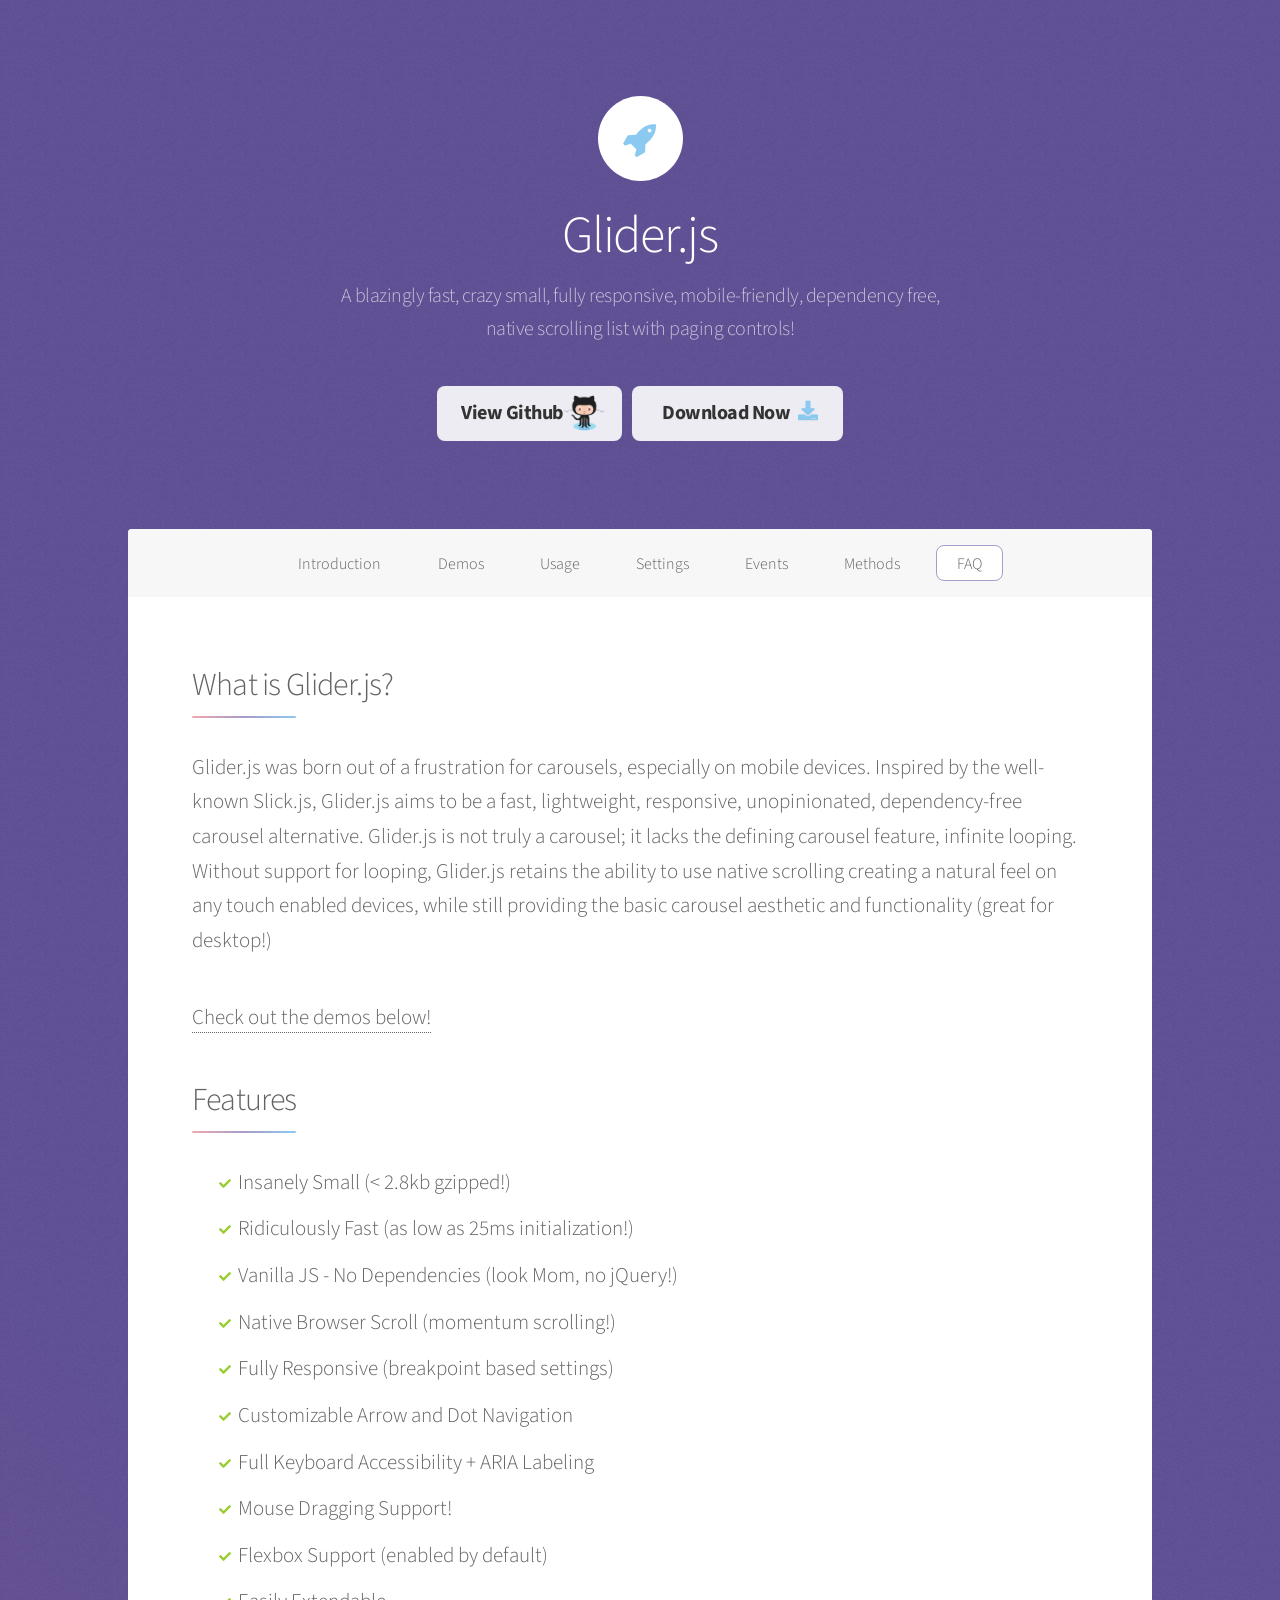
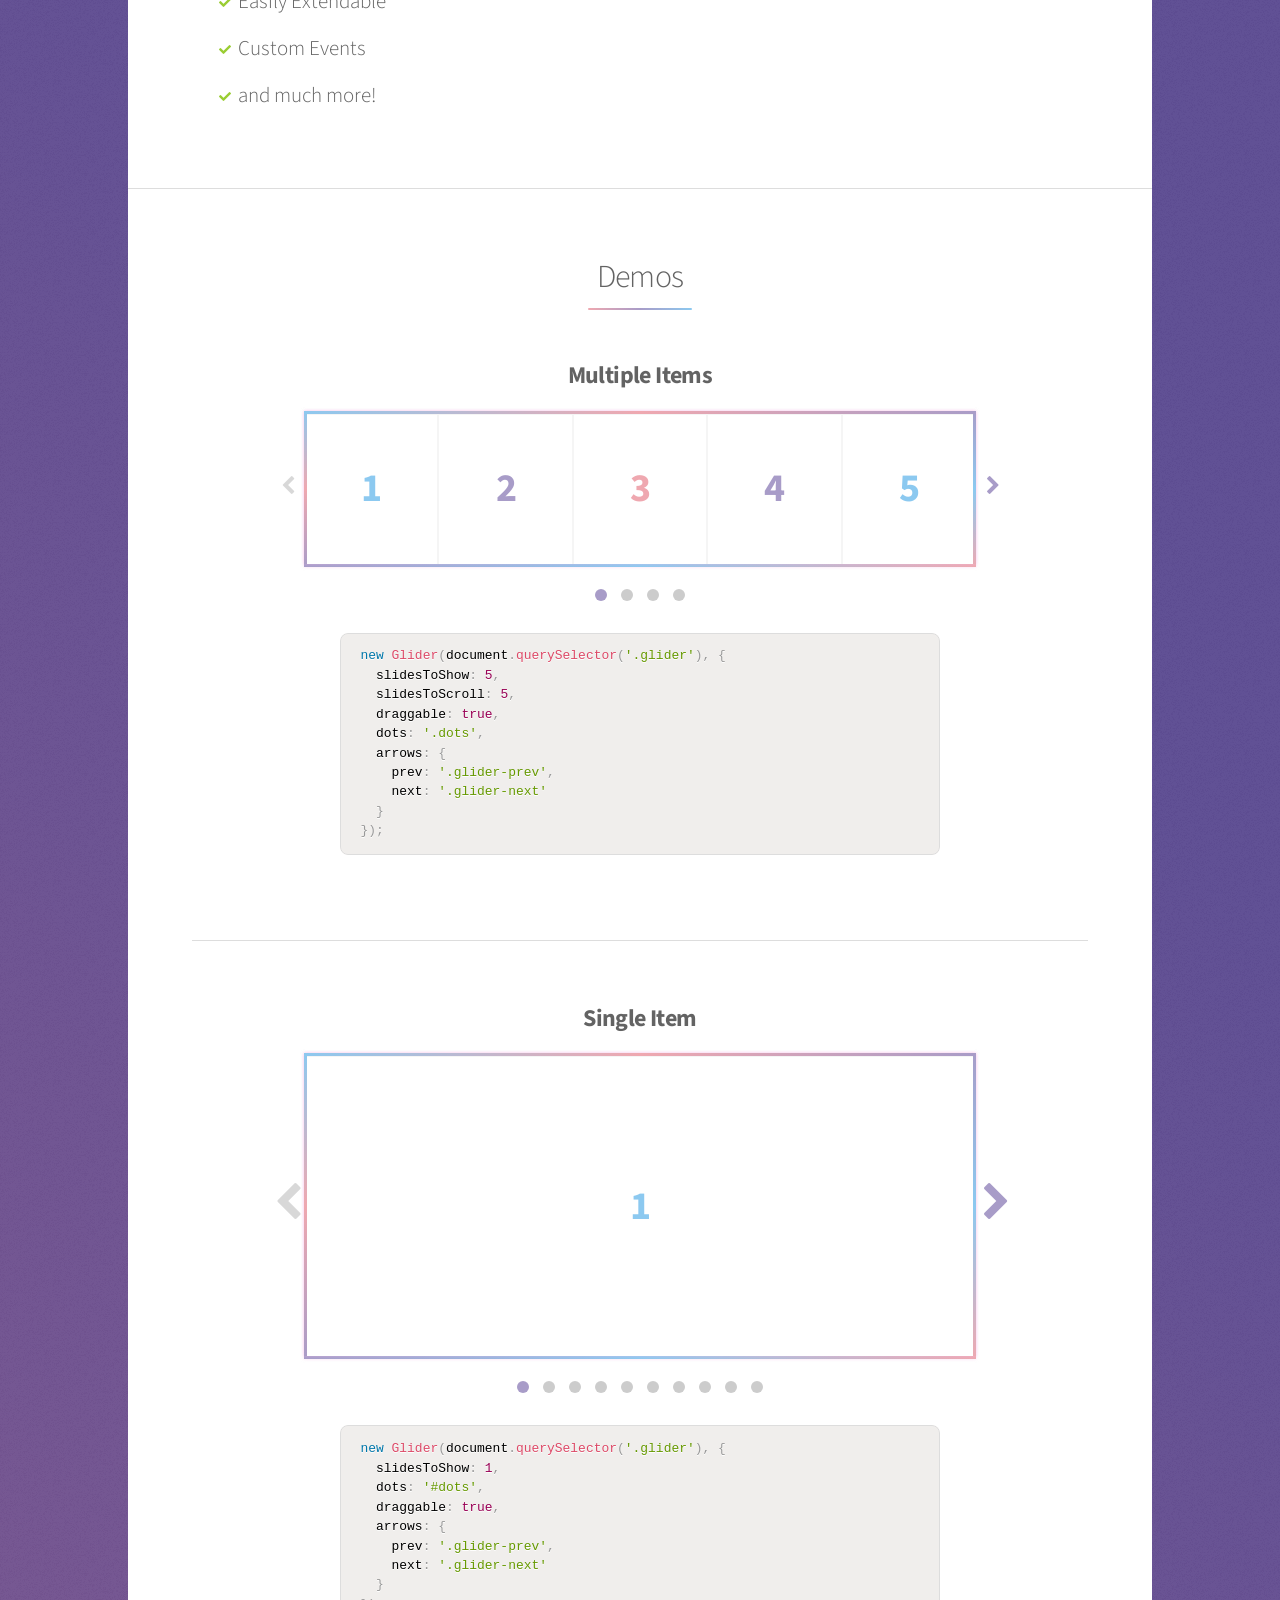
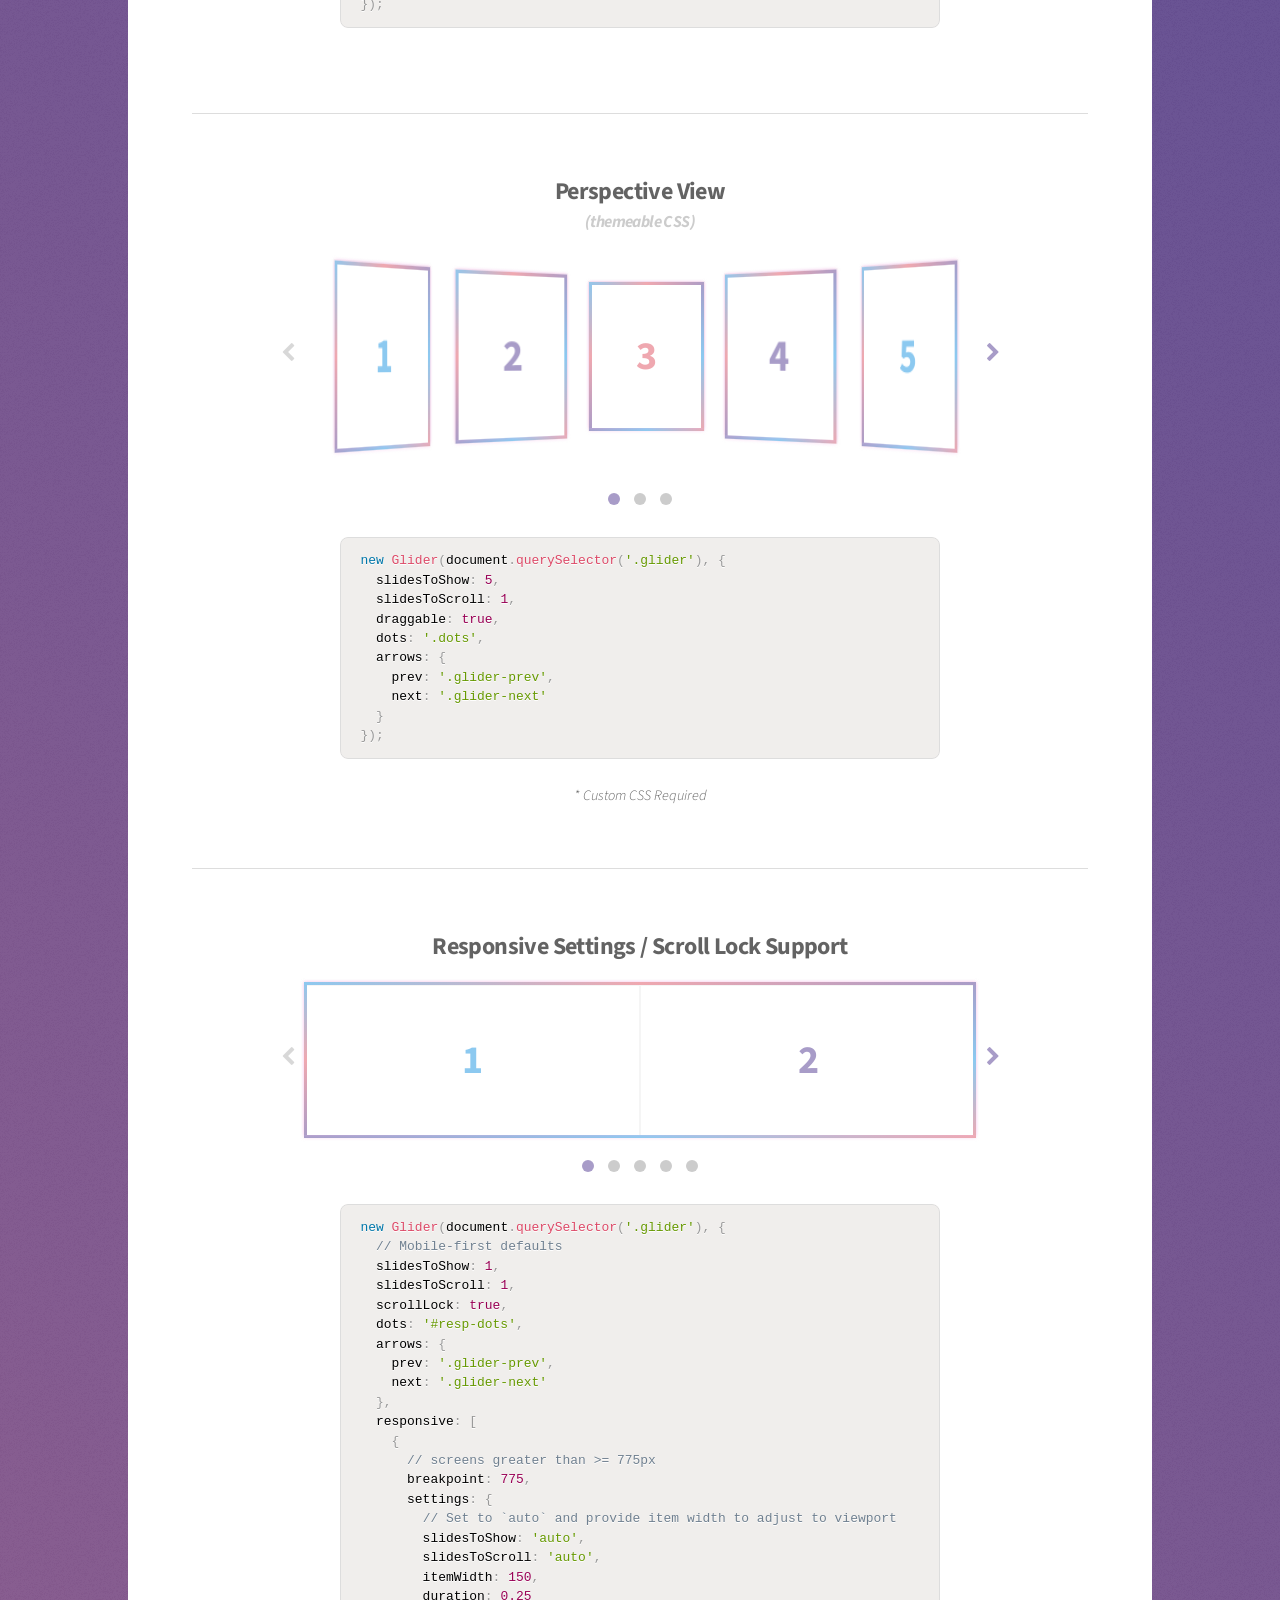
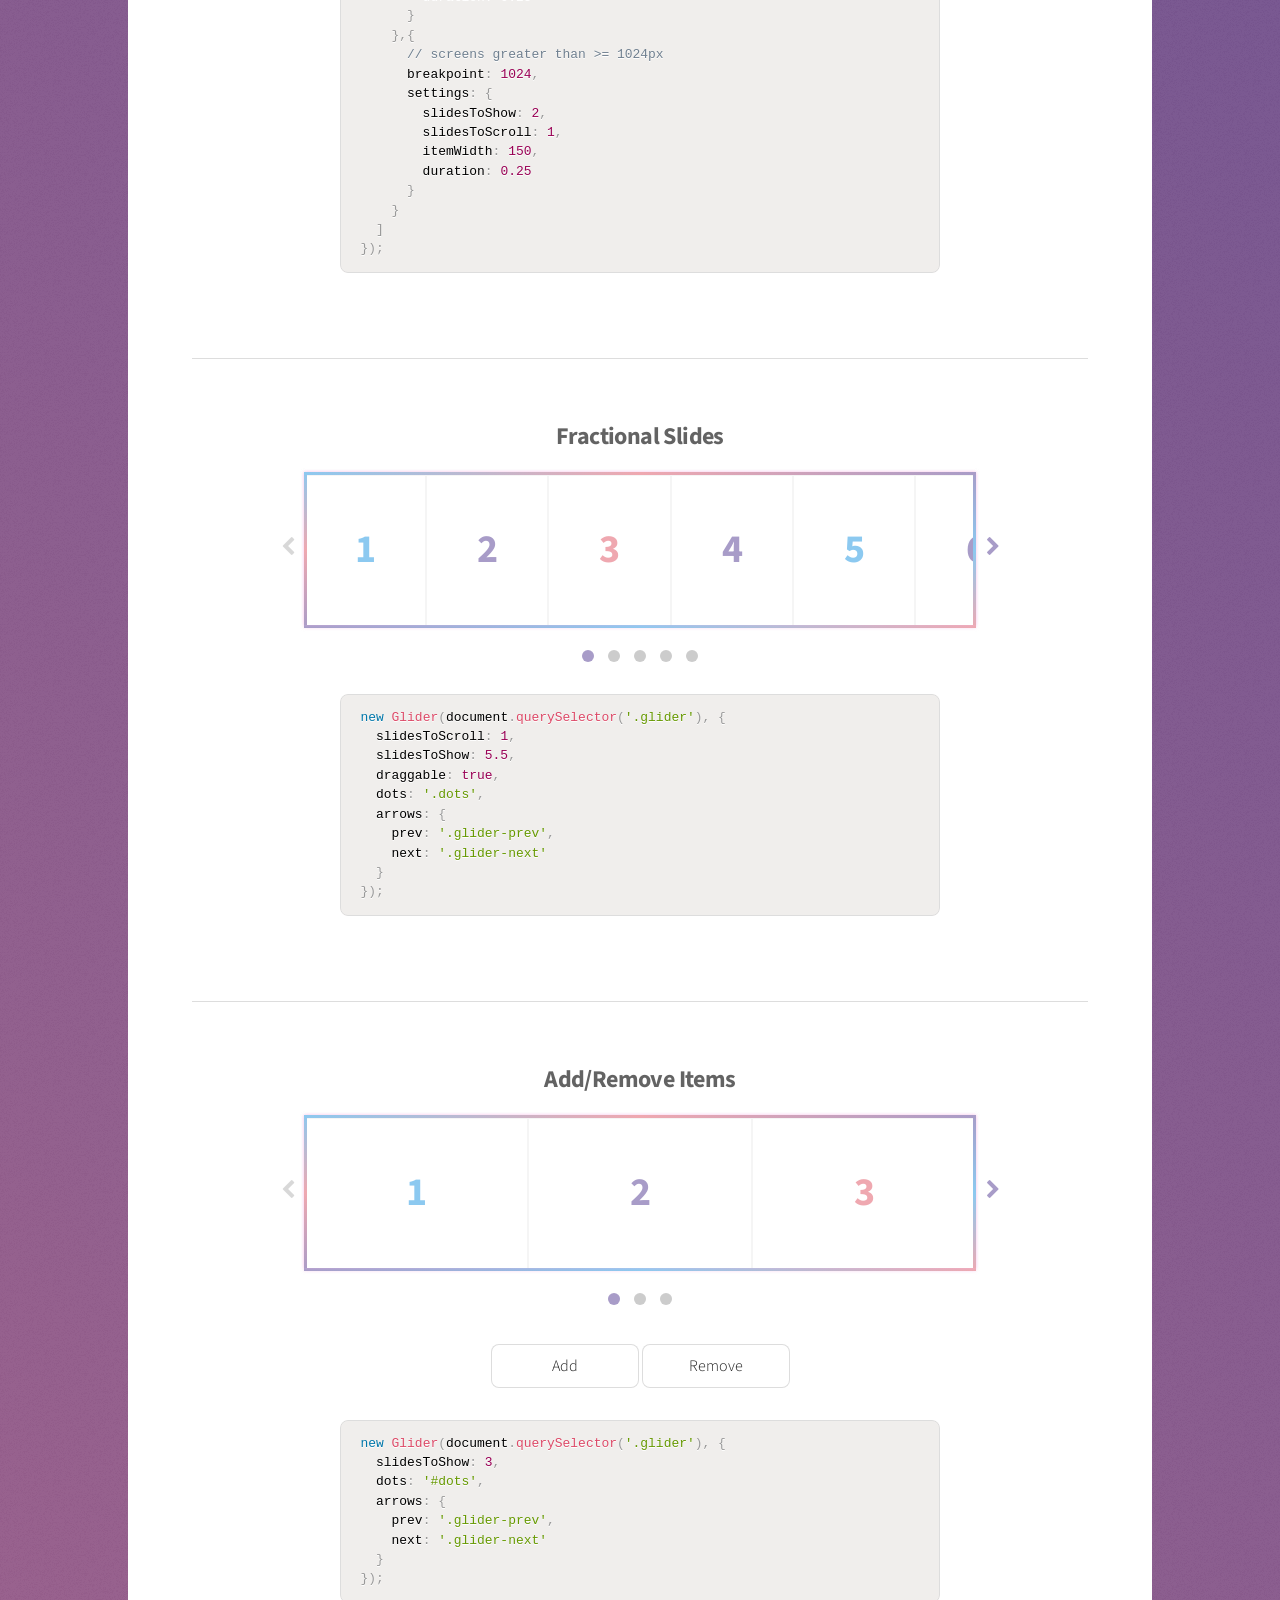
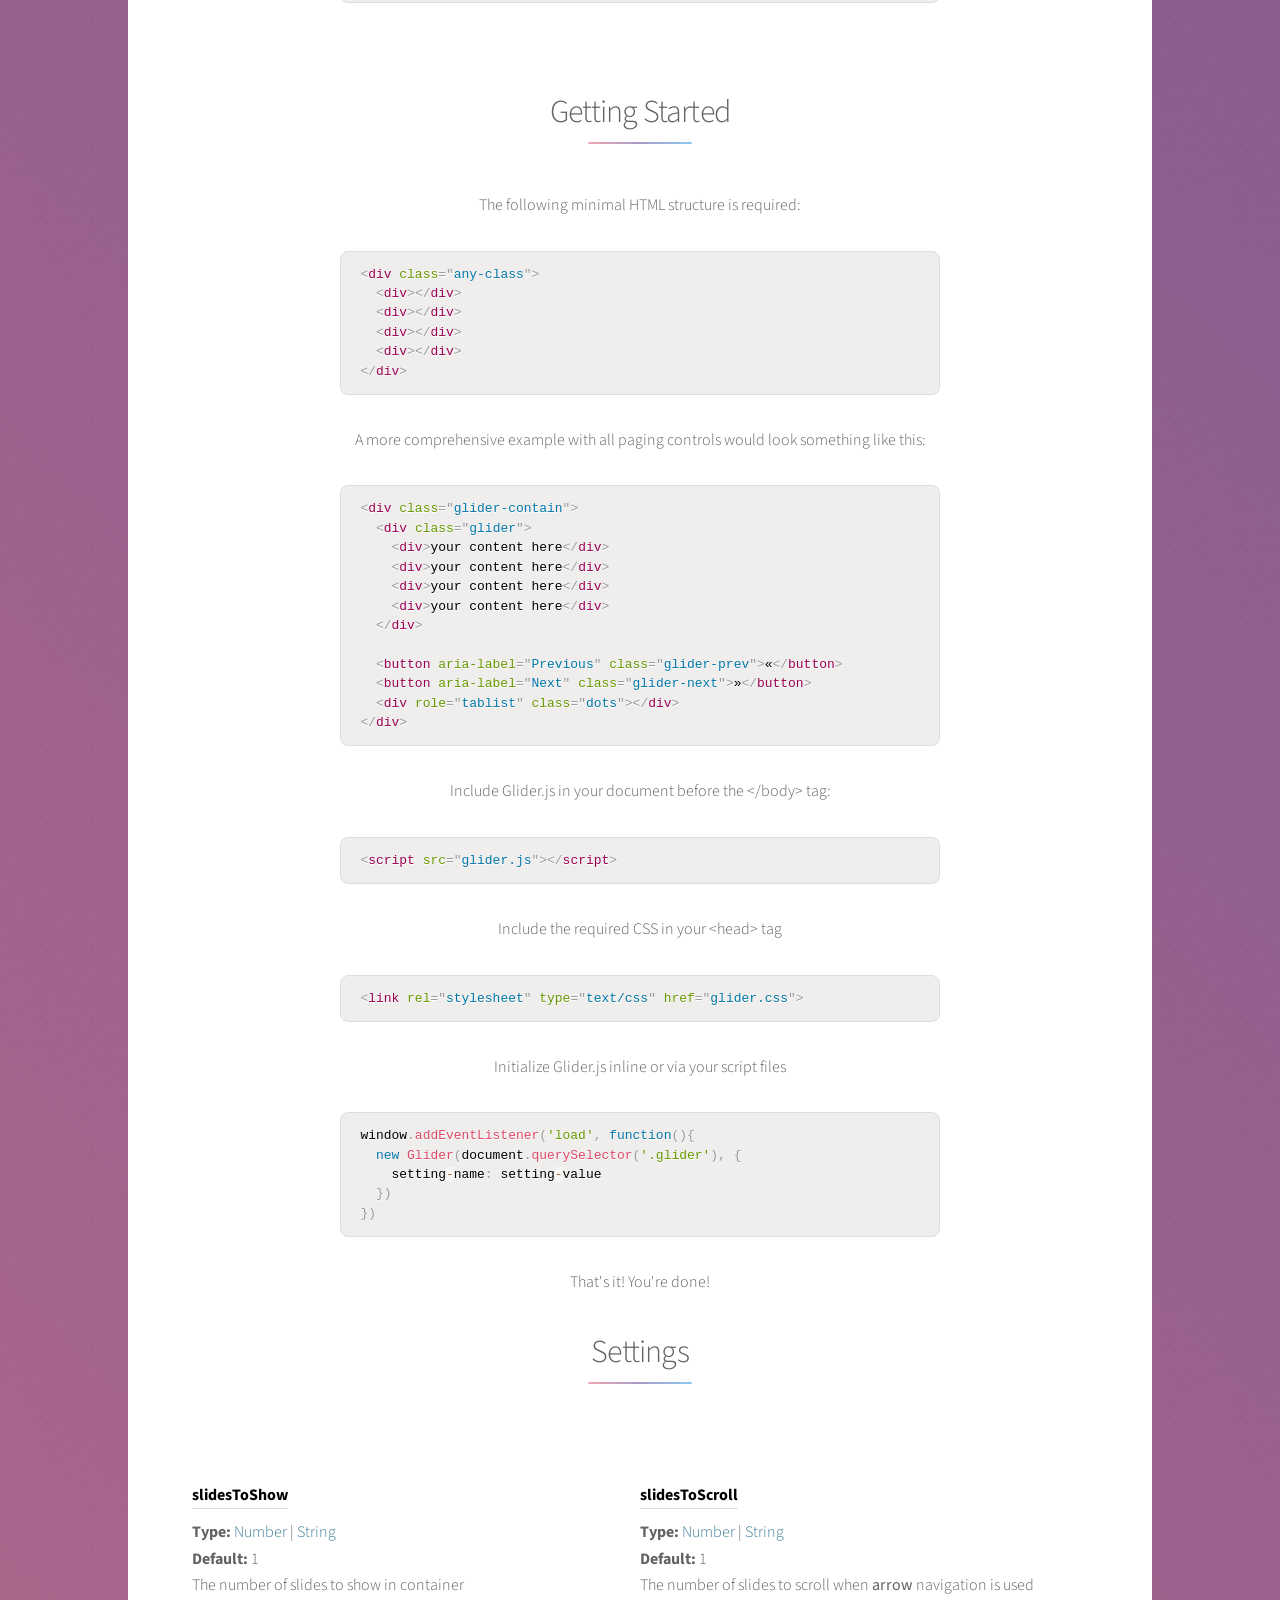
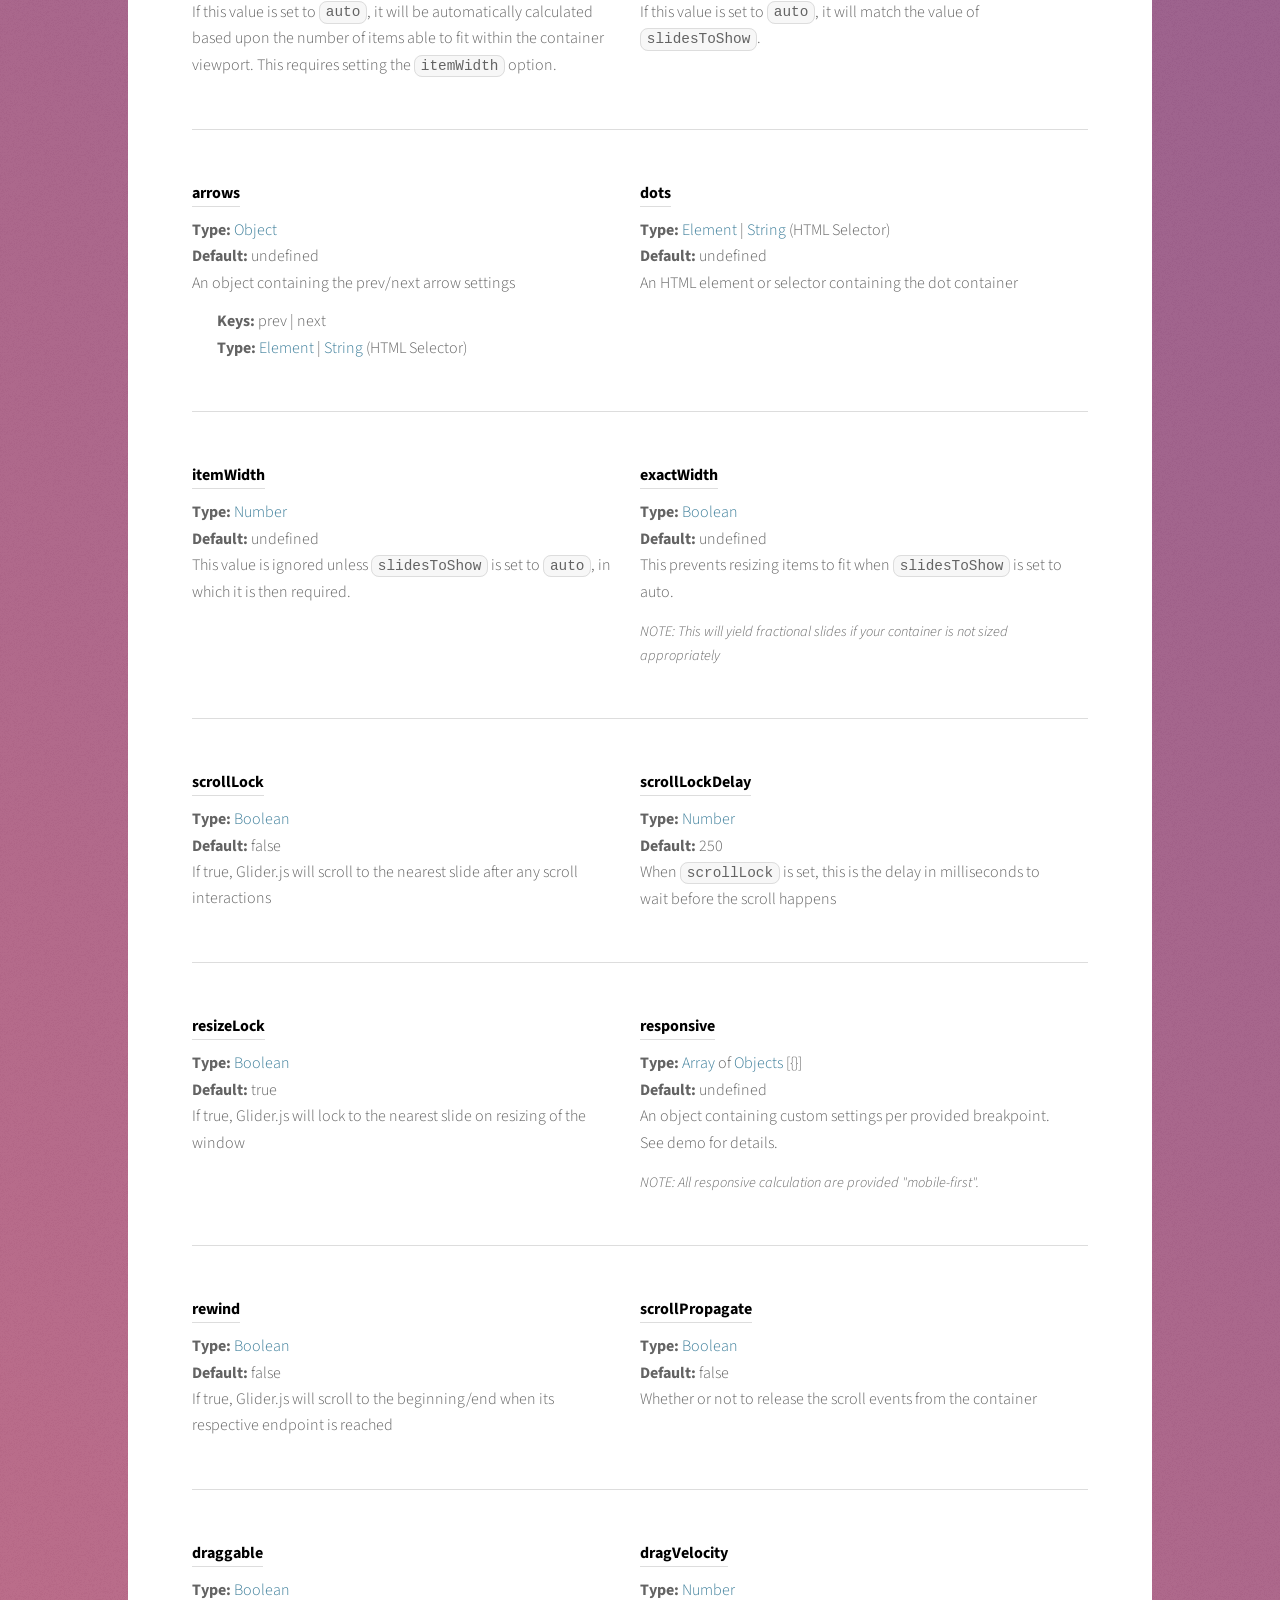
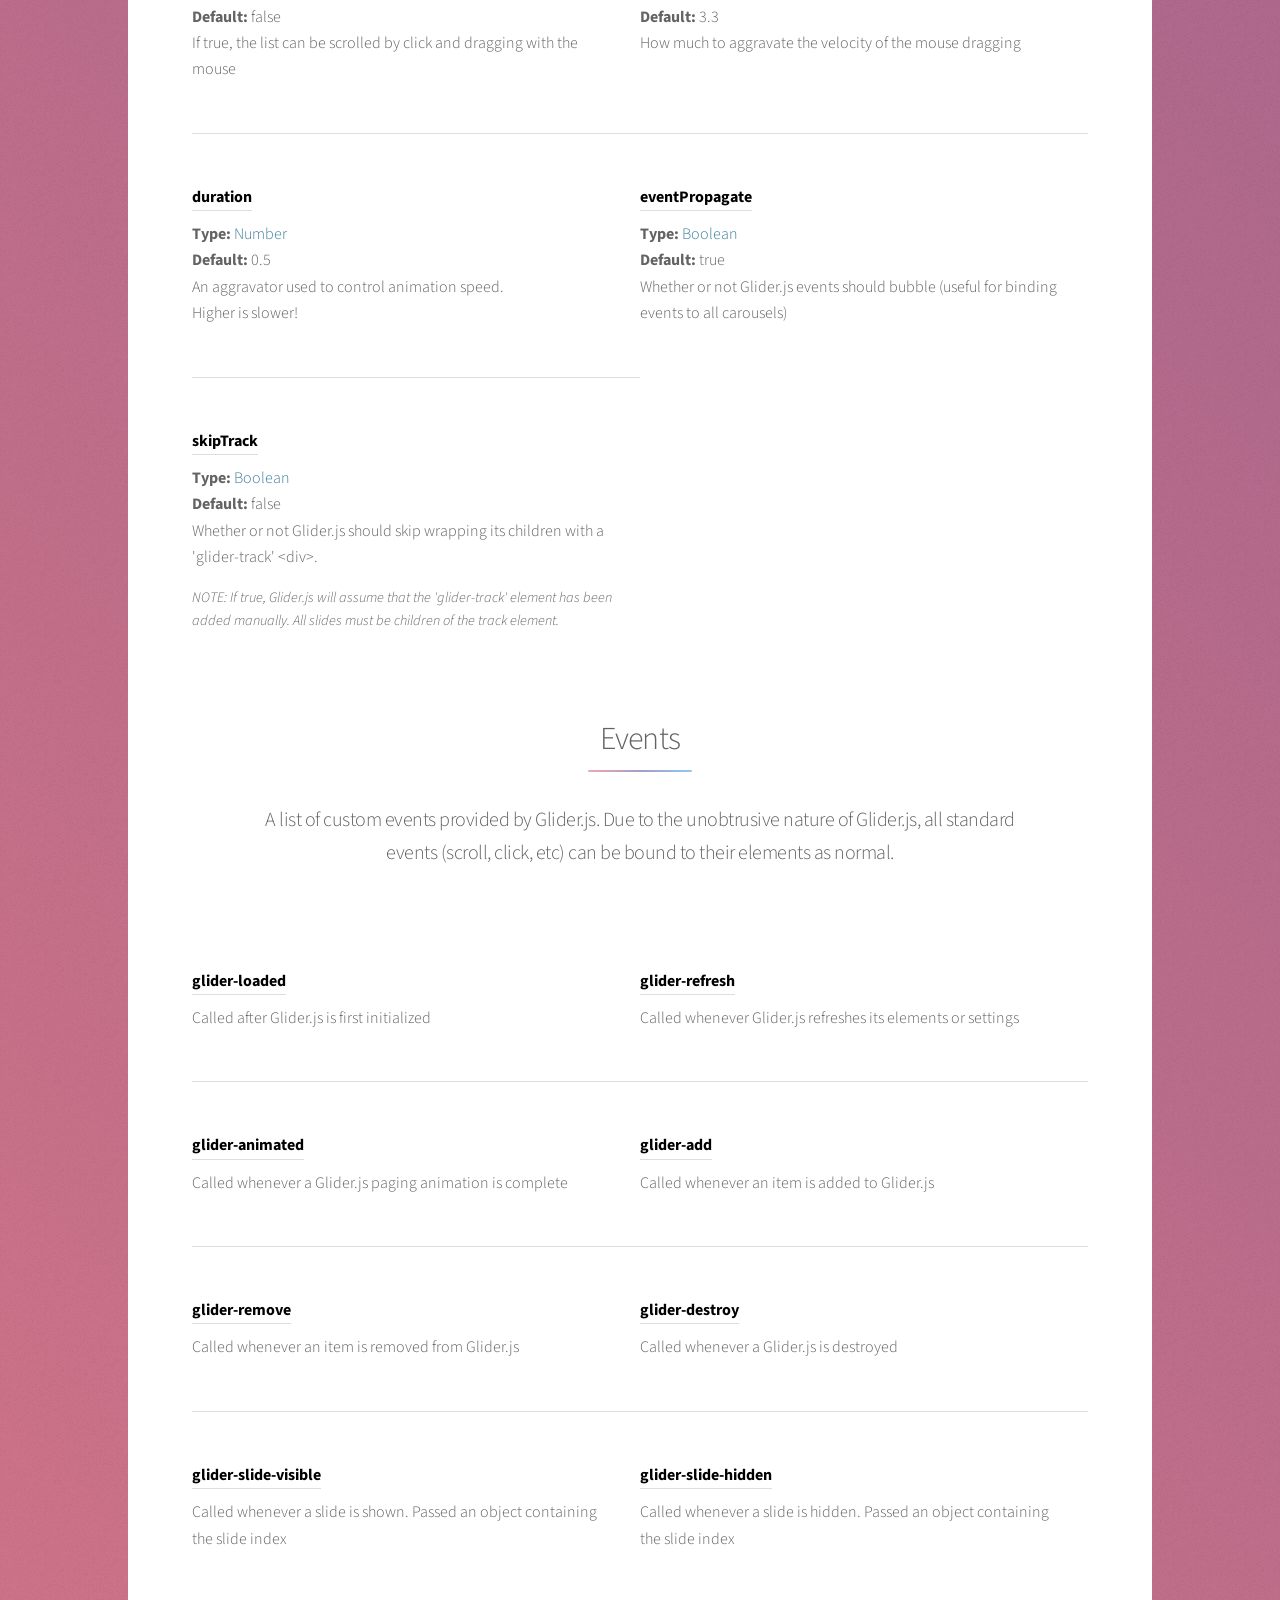
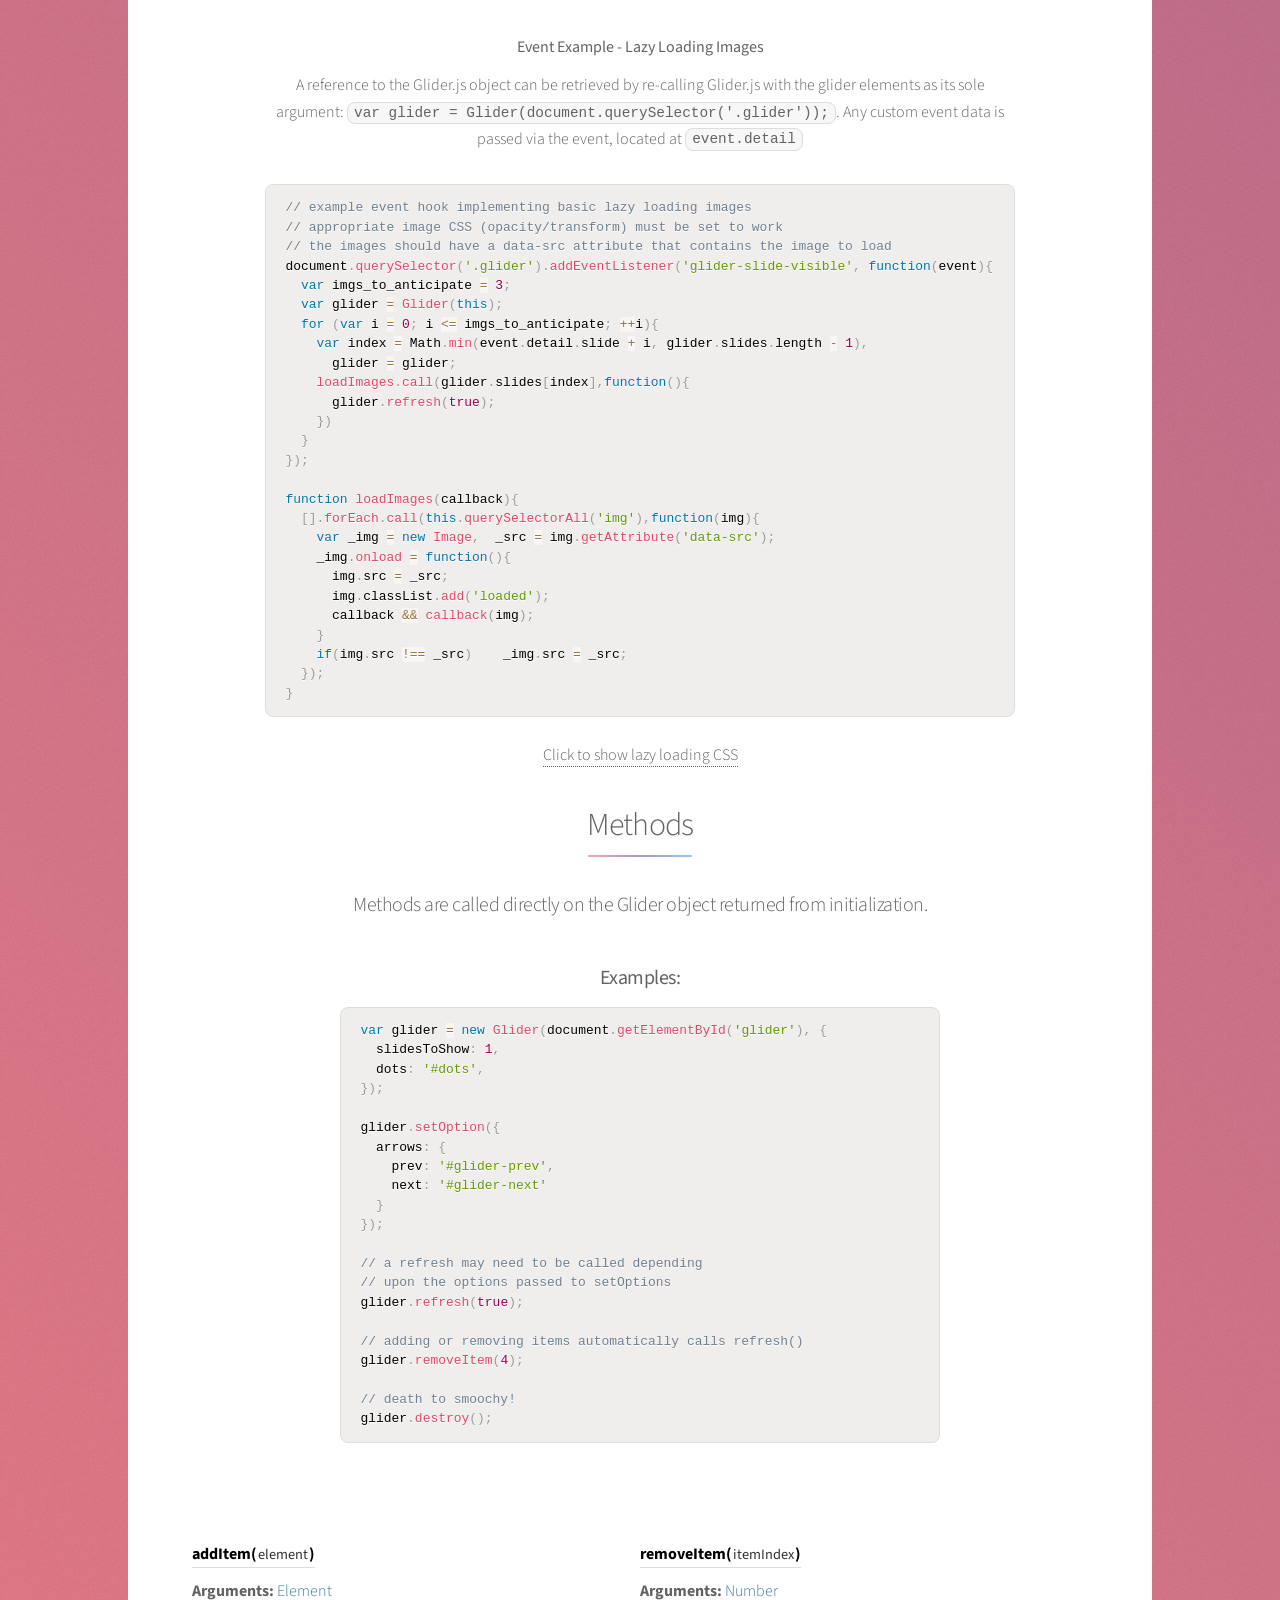
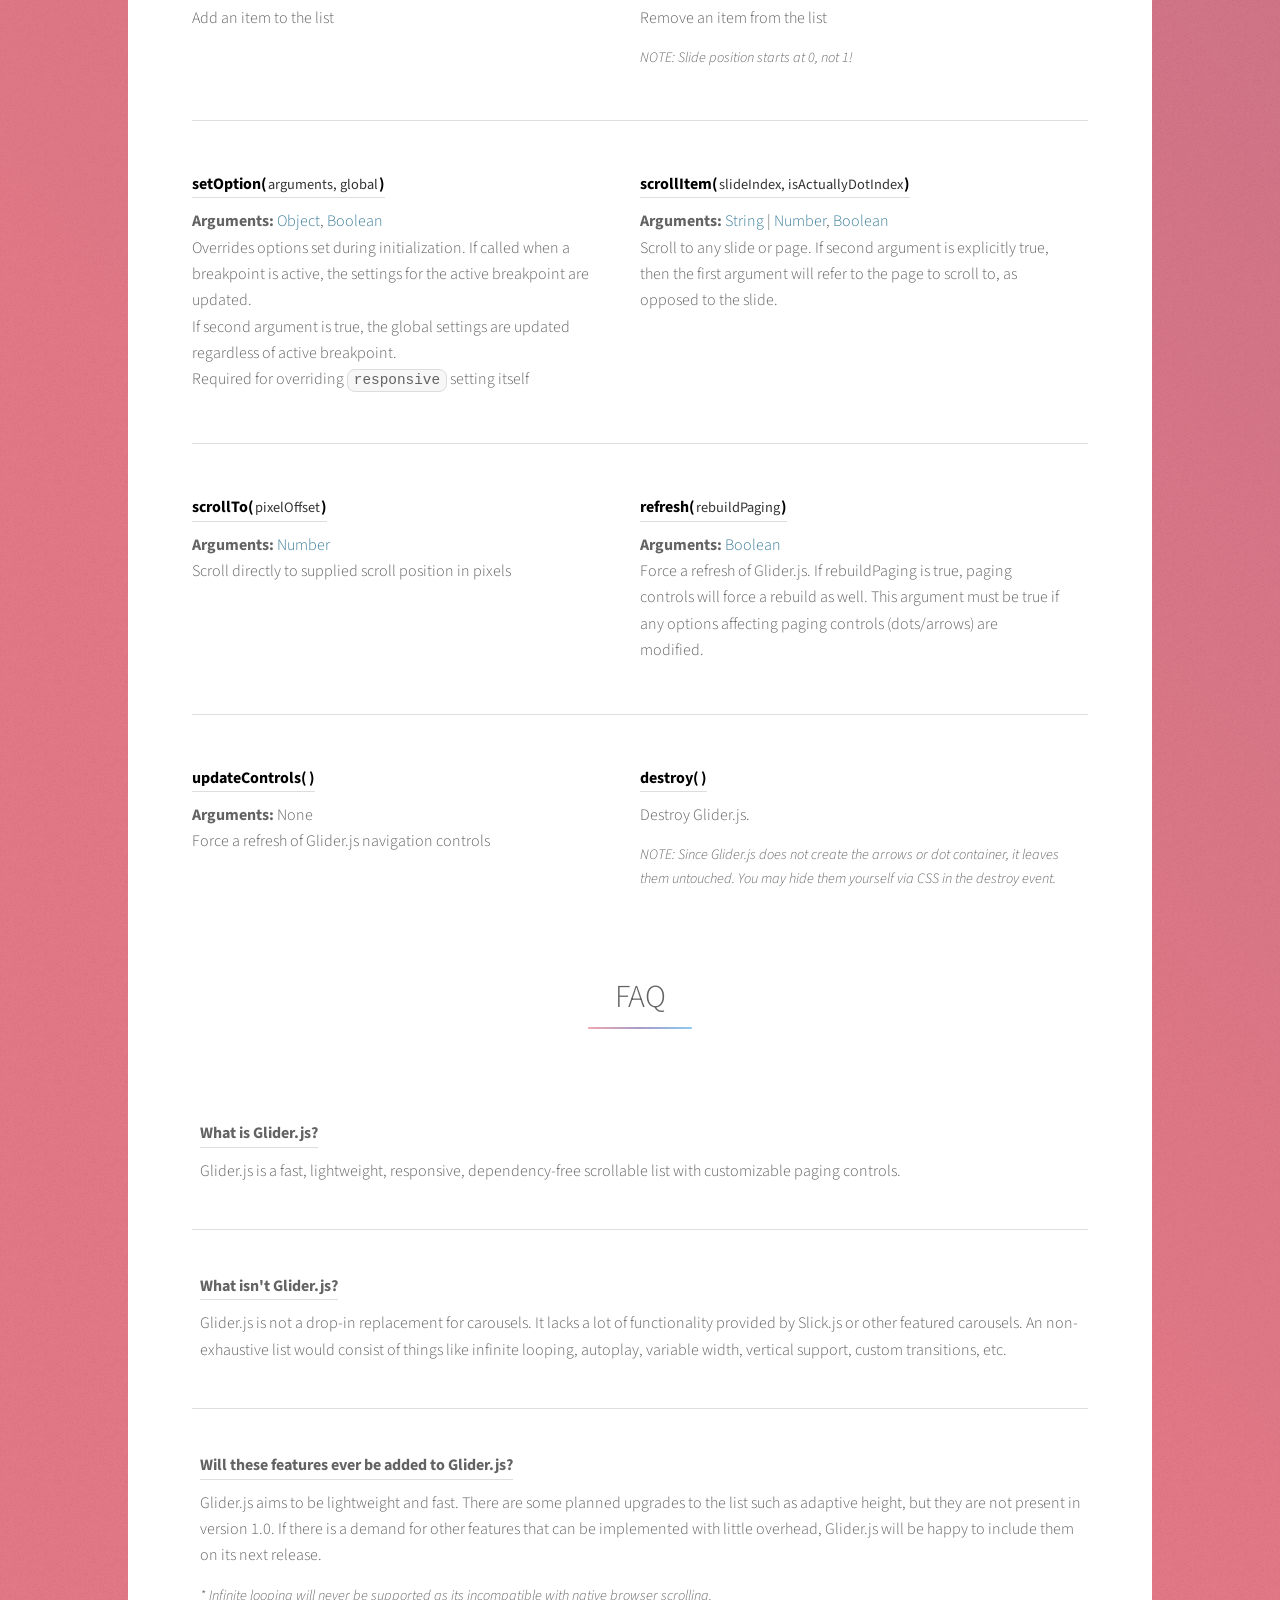
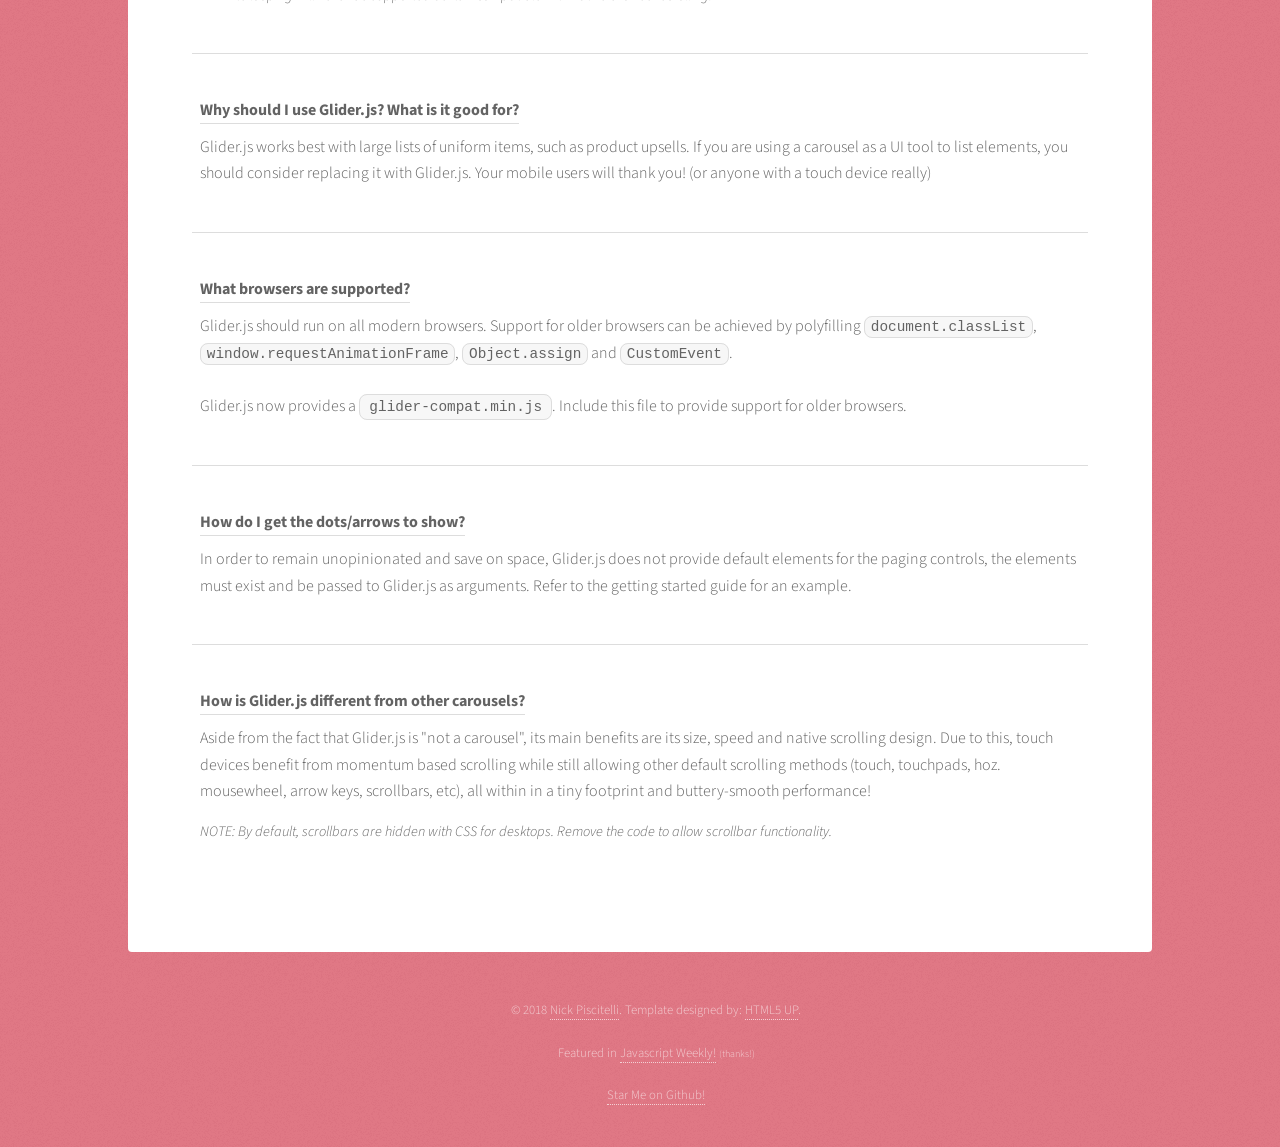
<file: api/Glider.js-master/docs/index.html>
<!DOCTYPE HTML>
<html>
<head>
  <!--

    _____ __ _     __                _
   / ___// /(_)___/ /___  ____      (_)___
  / (_ // // // _  // -_)/ __/_    / /(_-<
  \___//_//_/ \_,_/ \__//_/  (_)__/ //___/
                               |___/

  Version: 1.5
  Author: Nick Piscitelli (pickykneee)
  Website: https://nickpiscitelli.com
  License: MIT License
  Release Date: October 25th, 2018

  -->
  <title>Glider.js - A fast, lightweight carousel alternative</title>
  <meta charset="utf-8" />
  <link rel="shortcut icon" href="favicon.ico" type="image/x-icon" />
  <meta name='viewport' content='width=device-width, initial-scale=1.0, maximum-scale=1.0, user-scalable=0' />
  <link rel="canonical" href="https://nickpiscitelli.github.io/Glider.js/" />
  <link rel="stylesheet" href="https://use.fontawesome.com/releases/v5.4.1/css/all.css" integrity="sha384-5sAR7xN1Nv6T6+dT2mhtzEpVJvfS3NScPQTrOxhwjIuvcA67KV2R5Jz6kr4abQsz" crossorigin="anonymous">
  <link rel="stylesheet" href="assets/css/prism.css" />
  <link rel="stylesheet" href="assets/css/main.css" />
  <link rel="canonical" href="https://nickpiscitelli.github.io/Glider.js" />
  <noscript>
    <link rel="stylesheet" href="assets/css/noscript.css" />
  </noscript>
  <script src="assets/js/glider-compat.min.js"></script>
  <script src="assets/js/glider.min.js"></script>
</head>

<body class="is-preload">

  <!-- Wrapper -->
  <div id="wrapper">

    <!-- Header -->
    <header id="header" class="alt">
      <span class="logo"><img src="images/logo.svg" alt="" /></span>
      <h1>Glider.js</h1>
      <p>
        A blazingly fast, crazy small, fully responsive, mobile-friendly, dependency free,
        native scrolling list with paging controls!
      </p>
      <p>
        <a href="https://github.com/NickPiscitelli/Glider.js" class="button github">
          <img class="octo" src="images/octo.png" > <span class="mobileHide">View</span> Github
        </a>
        &nbsp;
        <a onclick="ga('send','event','Download Button');" href="https://github.com/NickPiscitelli/Glider.js/archive/master.zip" class="button">
          Download <span class="mobileHide">Now</span>
        <i class="zip fas fa-download dl-icon"></i>
        </a>
      </p>
    </header>

    <!-- Nav -->
    <nav id="nav">
      <ul>
        <li><a href="#intro" class="active">Introduction</a></li>
        <li><a href="#demos">Demos</a></li>
        <li><a href="#usage">Usage</a></li>
        <li><a href="#settings">Settings</a></li>
        <li><a href="#events">Events</a></li>
        <li><a href="#methods">Methods</a></li>
        <li><a href="#faq">FAQ</a></li>
      </ul>
    </nav>
    <!-- Main -->
    <div id="main">
      <!-- Introduction -->
      <section id="intro" class="main">
        <div class="spotlight">
          <div class="content">
            <header class="major">
              <h2>What is Glider.js?</h2>
            </header>
            <p>
              Glider.js was born out of a frustration for carousels, especially on mobile devices. Inspired by the well-known Slick.js, Glider.js aims
              to be a fast, lightweight, responsive, unopinionated, dependency-free carousel alternative. Glider.js is not truly a carousel; it lacks
              the defining carousel feature, infinite looping. Without support for looping, Glider.js retains the ability to use native scrolling creating
              a natural feel on any touch enabled devices, while still providing the basic carousel aesthetic and functionality (great for desktop!)
            </p>
            <p>
              <a href="#demos" class="smooth-scroll">Check out the demos below!</a>
            </p>

            <header class="major">
              <h2>Features</h2>
            </header>
            <ul class="script-features">
              <li><i class="fas fa-check"></i>Insanely Small (&lt; 2.8kb gzipped!)</li>
              <li><i class="fas fa-check"></i>Ridiculously Fast (as low as 25ms initialization!)</li>
              <li><i class="fas fa-check"></i>Vanilla JS - No Dependencies (look Mom, no jQuery!)</li>
              <li><i class="fas fa-check"></i>Native Browser Scroll (momentum scrolling!)</li>
              <li><i class="fas fa-check"></i>Fully Responsive (breakpoint based settings)</li>
              <li><i class="fas fa-check"></i>Customizable Arrow and Dot Navigation</li>
              <li><i class="fas fa-check"></i>Full Keyboard Accessibility + ARIA Labeling</li>
              <li><i class="fas fa-check"></i>Mouse Dragging Support!</li>
              <li><i class="fas fa-check"></i>Flexbox Support (enabled by default)</li>
              <li><i class="fas fa-check"></i>Easily Extendable</li>
              <li><i class="fas fa-check"></i>Custom Events</li>
              <li><i class="fas fa-check"></i>and much more!</li>
            </ul>
          </div>
        </div>
      </section>

      <!-- First Section -->
      <section id="demos" class="main special">
        <header class="major">
          <h2>Demos</h2>
        </header>

        <div class="demo first">
          <h2>Multiple Items</h2>
          <div data-name="Multiple Item" class="glider-contain multiple">
            <div class="gradient-border-bottom">
              <div class="gradient-border">
                <div class="glider" id="glider-double">
                  <div><h1>1</h1></div>
                  <div><h1>2</h1></div>
                  <div><h1>3</h1></div>
                  <div><h1>4</h1></div>
                  <div><h1>5</h1></div>
                  <div><h1>6</h1></div>
                  <div><h1>7</h1></div>
                  <div><h1>8</h1></div>
                  <div><h1>9</h1></div>
                  <div><h1>10</h1></div>
                  <div><h1>11</h1></div>
                  <div><h1>12</h1></div>
                  <div><h1>13</h1></div>
                  <div><h1>14</h1></div>
                  <div><h1>15</h1></div>
                  <div><h1>16</h1></div>
                  <div><h1>17</h1></div>
                  <div><h1>18</h1></div>
                </div>
              </div>
            </div>
            <button role="button" aria-label="Previous" class="glider-prev" id="glider-prev-2"><i class="fa fa-chevron-left"></i></i></button>
            <button role="button" aria-label="Next" class="glider-next" id="glider-next-2"><i class="fa fa-chevron-right"></i></i></button>
            <div id="dots2"></div>
          </div>
          <script>
            window.addEventListener('load', function () {
              window.glides = new Glider(document.getElementById('glider-double'), {
                slidesToShow: 5,
                slidesToScroll: 5,
                draggable: true,
                dots: '#dots2',
                arrows: {
                  prev: '#glider-prev-2',
                  next: '#glider-next-2'
                }
              })
            });
          </script>
          <pre class="line-numbers language-javascript">
            <code class="line-numbers language-javascript">
              new Glider(document.querySelector('.glider'), {
                slidesToShow: 5,
                slidesToScroll: 5,
                draggable: true,
                dots: '.dots',
                arrows: {
                  prev: '.glider-prev',
                  next: '.glider-next'
                }
              });
            </code>
          </pre>
        </div>


        <div class="demo">
          <h2>Single Item</h2>
          <div data-name="Single Item" class="glider-contain">
            <div class="gradient-border-bottom">
              <div class="gradient-border">
                <div class="glider" id="glider-single">
                  <div><h1>1</h1></div>
                  <div><h1>2</h1></div>
                  <div><h1>3</h1></div>
                  <div><h1>4</h1></div>
                  <div><h1>5</h1></div>
                  <div><h1>6</h1></div>
                  <div><h1>7</h1></div>
                  <div><h1>8</h1></div>
                  <div><h1>9</h1></div>
                  <div><h1>10</h1></div>
                </div>
              </div>
            </div>
            <button role="button" aria-label="Previous" class="glider-prev" id="glider-prev"><i class="fa fa-chevron-left"></i></i></button>
            <button role="button" aria-label="Next" class="glider-next" id="glider-next"><i class="fa fa-chevron-right"></i></i></button>
            <div id="dots"></div>
          </div>
          <script>
            window.addEventListener('load', function(){
              new Glider(document.getElementById('glider-single'), {
                slidesToShow: 1,
                dots: '#dots',
                draggable: true,
                arrows: {
                  prev: '#glider-prev',
                  next: '#glider-next'
                },
                easing: function (x, t, b, c, d) {
                  return c*(t/=d)*t + b;
                }
              });
            });
          </script>

          <pre class="line-numbers language-javascript">
            <code class="line-numbers language-javascript">
              new Glider(document.querySelector('.glider'), {
                slidesToShow: 1,
                dots: '#dots',
                draggable: true,
                arrows: {
                  prev: '.glider-prev',
                  next: '.glider-next'
                }
              });
            </code>
          </pre>
        </div>

        <div class="demo persp">
          <h2>Perspective View<span class="aside">(themeable CSS)</span></h2>
          <div data-name="Perspective View" class="glider-contain multiple">
            <div class="glider glider-persp" id="glider-persp">
              <div><div class="gradient-border-bottom"><div class="gradient-border"><h1>1</h1></div></div></div>
              <div><div class="gradient-border-bottom"><div class="gradient-border"><h1>2</h1></div></div></div>
              <div><div class="gradient-border-bottom"><div class="gradient-border"><h1>3</h1></div></div></div>
              <div><div class="gradient-border-bottom"><div class="gradient-border"><h1>4</h1></div></div></div>
              <div><div class="gradient-border-bottom"><div class="gradient-border"><h1>5</h1></div></div></div>
              <div><div class="gradient-border-bottom"><div class="gradient-border"><h1>6</h1></div></div></div>
              <div><div class="gradient-border-bottom"><div class="gradient-border"><h1>7</h1></div></div></div>
              <div><div class="gradient-border-bottom"><div class="gradient-border"><h1>8</h1></div></div></div>
              <div><div class="gradient-border-bottom"><div class="gradient-border"><h1>9</h1></div></div></div>
              <div><div class="gradient-border-bottom"><div class="gradient-border"><h1>10</h1></div></div></div>
              <div><div class="gradient-border-bottom"><div class="gradient-border"><h1>11</h1></div></div></div>
              <div><div class="gradient-border-bottom"><div class="gradient-border"><h1>12</h1></div></div></div>
              <div><div class="gradient-border-bottom"><div class="gradient-border"><h1>13</h1></div></div></div>
              <div><div class="gradient-border-bottom"><div class="gradient-border"><h1>14</h1></div></div></div>
              <div><div class="gradient-border-bottom"><div class="gradient-border"><h1>15</h1></div></div></div>
            </div>
            <button role="button" aria-label="Previous" class="glider-prev" id="glider-prev-per"><i class="fa fa-chevron-left"></i></i></button>
            <button role="button" aria-label="Next" class="glider-next" id="glider-next-per"><i class="fa fa-chevron-right"></i></i></button>
            <div id="dots-per"></div>
          </div>
          <script>
            window.addEventListener('load', function () {
              window.glides = new Glider(document.getElementById('glider-persp'), {
                slidesToShow: 5,
                slidesToScroll: 1,
                draggable: true,
                dots: '#dots-per',
                arrows: {
                  prev: '#glider-prev-per',
                  next: '#glider-next-per'
                }
              })
            });
          </script>
          <pre class="line-numbers language-javascript">
            <code class="line-numbers language-javascript">
              new Glider(document.querySelector('.glider'), {
                slidesToShow: 5,
                slidesToScroll: 1,
                draggable: true,
                dots: '.dots',
                arrows: {
                  prev: '.glider-prev',
                  next: '.glider-next'
                }
              });
            </code>
          </pre>
          <span class="aside">* Custom CSS Required</span>
        </div>
        <div class="demo">
          <h2>Responsive Settings / Scroll Lock Support</h2>
          <div data-name="Responsive Settings" class="glider-contain multiple">
            <div class="gradient-border-bottom">
              <div class="gradient-border">
                <div class="glider" id="glider-resp">
                  <div><h1>1</h1></div>
                  <div><h1>2</h1></div>
                  <div><h1>3</h1></div>
                  <div><h1>4</h1></div>
                  <div><h1>5</h1></div>
                  <div><h1>6</h1></div>
                  <div><h1>7</h1></div>
                  <div><h1>8</h1></div>
                  <div><h1>9</h1></div>
                  <div><h1>10</h1></div>
                </div>
              </div>
            </div>
            <button role="button" aria-label="Previous" class="glider-prev" id="glider-prev-resp"><i class="fa fa-chevron-left"></i></i></button>
            <button role="button" aria-label="Next" class="glider-next" id="glider-next-resp"><i class="fa fa-chevron-right"></i></i></button>
            <div id="resp-dots"></div>
          </div>
          <script>
            window.addEventListener('load',function(){
              new Glider(document.querySelector('#glider-resp'), {
                // Mobile-first defaults
                slidesToShow: 1,
                slidesToScroll: 1,
                scrollLock: true,
                dots: '#resp-dots',
                arrows: {
                  prev: '#glider-prev-resp',
                  next: '#glider-next-resp'
                },
                responsive: [
                  {
                    breakpoint: 775,
                    settings: {
                      slidesToShow: 'auto',
                      slidesToScroll: 'auto',
                      itemWidth: 150,
                      duration: 0.25
                    }
                  },{
                    breakpoint: 1024,
                    settings: {
                      slidesToShow: 2,
                      slidesToScroll: 1,
                      itemWidth: 150,
                      duration: 0.25
                    }
                  }
                ]
              })
            });
          </script>

          <pre class="line-numbers language-javascript">
            <code class="line-numbers language-javascript">
              new Glider(document.querySelector('.glider'), {
                // Mobile-first defaults
                slidesToShow: 1,
                slidesToScroll: 1,
                scrollLock: true,
                dots: '#resp-dots',
                arrows: {
                  prev: '.glider-prev',
                  next: '.glider-next'
                },
                responsive: [
                  {
                    // screens greater than >= 775px
                    breakpoint: 775,
                    settings: {
                      // Set to `auto` and provide item width to adjust to viewport
                      slidesToShow: 'auto',
                      slidesToScroll: 'auto',
                      itemWidth: 150,
                      duration: 0.25
                    }
                  },{
                    // screens greater than >= 1024px
                    breakpoint: 1024,
                    settings: {
                      slidesToShow: 2,
                      slidesToScroll: 1,
                      itemWidth: 150,
                      duration: 0.25
                    }
                  }
                ]
              });
            </code>
          </pre>
        </div>

        <div class="demo">
          <h2>Fractional Slides</h2>
          <div data-name="Fractional Slides" class="glider-contain multiple">
            <div class="gradient-border-bottom">
              <div class="gradient-border">
                <div class="glider" id="glider-cut">
                  <div><h1>1</h1></div>
                  <div><h1>2</h1></div>
                  <div><h1>3</h1></div>
                  <div><h1>4</h1></div>
                  <div><h1>5</h1></div>
                  <div><h1>6</h1></div>
                  <div><h1>7</h1></div>
                  <div><h1>8</h1></div>
                  <div><h1>9</h1></div>
                  <div><h1>10</h1></div>
                  <div><h1>11</h1></div>
                  <div><h1>12</h1></div>
                  <div><h1>13</h1></div>
                  <div><h1>14</h1></div>
                  <div><h1>15</h1></div>
                  <div><h1>16</h1></div>
                  <div><h1>17</h1></div>
                  <div><h1>18</h1></div>
                  <div><h1>19</h1></div>
                  <div><h1>20</h1></div>
                  <div><h1>21</h1></div>
                  <div><h1>22</h1></div>
                  <div><h1>23</h1></div>
                  <div><h1>24</h1></div>
                </div>
              </div>
            </div>
            <button role="button" aria-label="Previous" class="glider-prev" id="cut-prev"><i class="fa fa-chevron-left"></i></i></button>
            <button role="button" aria-label="Next" class="glider-next" id="cut-next"><i class="fa fa-chevron-right"></i></i></button>
            <div role="tablist" id="frac-dots"></div>
          </div>
          <script>
            window.addEventListener('load',function(){
              var glider = new Glider(document.getElementById('glider-cut'), {
                slidesToScroll: 1,
                slidesToShow: 5.5,
                draggable: true,
                dots: '#frac-dots',
                arrows: {
                  prev: '#cut-prev',
                  next: '#cut-next'
                }
              });
            })
          </script>

          <pre class="line-numbers language-javascript">
            <code class="line-numbers language-javascript">
              new Glider(document.querySelector('.glider'), {
                slidesToScroll: 1,
                slidesToShow: 5.5,
                draggable: true,
                dots: '.dots',
                arrows: {
                  prev: '.glider-prev',
                  next: '.glider-next'
                }
              });
            </code>
          </pre>
        </div>

        <div class="demo">
          <div id="add"><h1></h1></div>
          <h2>Add/Remove Items</h2>
          <div data-name="Add/Remove Items" class="glider-contain multiple">
            <div class="gradient-border-bottom">
              <div class="gradient-border">
                <div class="glider" id="glider-add">
                  <div><h1>1</h1></div>
                  <div><h1>2</h1></div>
                  <div><h1>3</h1></div>
                  <div><h1>4</h1></div>
                  <div><h1>5</h1></div>
                  <div><h1>6</h1></div>
                  <div><h1>7</h1></div>
                  <div><h1>8</h1></div>
                  <div><h1>9</h1></div>
                </div>
              </div>
            </div>
            <button role="button" aria-label="Previous" class="glider-prev" id="glider-prev-add"><i class="fa fa-chevron-left"></i></i></button>
            <button role="button" aria-label="Next" class="glider-next" id="glider-next-add"><i class="fa fa-chevron-right"></i></i></button>
            <div id="add-dots"></div>
          </div>
          <p class="buttons">
            <a class="button" id="addSlide">Add</a>
            <a class="button" id="removeSlide">Remove</a>
          </p>
          <script>
          window.addEventListener('load',function(){
            var glider = new Glider(document.getElementById('glider-add'), {
              slidesToShow: 3,
              duration: .6,
              dots: '#add-dots',
              arrows: {
                prev: '#glider-prev-add',
                next: '#glider-next-add'
              }
            });
            document.getElementById('addSlide').addEventListener('click',function(){
              var ele = document.getElementById('add').cloneNode(true);
              ele.id = '';
              ele.querySelector('h1').textContent = glider.slides.length + 1;
              glider.addItem(ele);
              try{
                ga('send','event','Add/Remove Item', 'Add')
              } catch(ex){}
            });
            document.getElementById('removeSlide').addEventListener('click',function(){
              glider.removeItem(glider.slides.length - 1);
              try{
                ga('send','event','Add/Remove Item', 'Remove')
              } catch(ex){}
            });
          })
          </script>

          <pre class="line-numbers language-javascript">
            <code class="line-numbers language-javascript">
              new Glider(document.querySelector('.glider'), {
                slidesToShow: 3,
                dots: '#dots',
                arrows: {
                  prev: '.glider-prev',
                  next: '.glider-next'
                }
              });
            </code>
          </pre>
        </div>
        <!--
        <div class="demo">
          <div id="add"><h1></h1></div>
          <h2>Demo with Content</h2>
          <div class="glider-contain content">
            <div class="glider" id="glider-content">
              <div>
                <div class="gradient-border-bottom">
                  <div class="gradient-border">
                    <div class="article">
                      <img src="http://placehold.it/150/C9E1F5/FFFFFF?text=$_">
                      <h4 class="cool-border">Awesome JS</h4>
                      <p>Wow! Can you believe that Glider.js is only 1.7kb gzipped?! That's pretty small!</p>
                      <a class="read-more">Read More</a>
                    </div>
                  </div>
                </div>
              </div>
              <div>
                <div class="gradient-border-bottom">
                  <div class="gradient-border">
                    <div class="article">
                      <img src="http://placehold.it/150/C9E1F5/FFFFFF?text=>_">
                      <h4 class="cool-border short">JS Weekly</h4>
                      <p>New library Glider.js has absolutely no dependencies! jQuery?  What's that?</p>
                      <a class="read-more">Read More</a>
                    </div>
                  </div>
                </div>
              </div>
              <div>
                <div class="gradient-border-bottom">
                  <div class="gradient-border">
                    <div class="article">
                      <img src="http://placehold.it/150/C9E1F5/FFFFFF?text=0x">
                      <h4 class="cool-border long">Readers MD5 Digest</h4>
                      <p>Glider.js - Wow. Just wow. A must have for any product upsell or content list!</p>
                      <a class="read-more">Read More</a>
                    </div>
                  </div>
                </div>
              </div>
              <div>
                <div class="gradient-border-bottom">
                  <div class="gradient-border">
                    <div class="article">
                      <img src="http://placehold.it/150/C9E1F5/FFFFFF?text=$_">
                      <h4 class="cool-border">Awesome JS</h4>
                      <p>Did you really think they would be different than the previous?</p>
                      <a class="read-more">Read More</a>
                    </div>
                  </div>
                </div>
              </div>
              <div>
                <div class="gradient-border-bottom">
                  <div class="gradient-border">
                    <div class="article">
                      <img src="http://placehold.it/150/C9E1F5/FFFFFF?text=>_">
                      <h4 class="cool-border short">JS Weekly</h4>
                      <p>I'm a programmer, not a writer. Don't expect so much.</p>
                      <a class="read-more">Read More</a>
                    </div>
                  </div>
                </div>
              </div>
              <div>
                <div class="gradient-border-bottom">
                  <div class="gradient-border">
                    <div class="article">
                      <img src="http://placehold.it/150/C9E1F5/FFFFFF?text=0x">
                      <h4 class="cool-border long">Readers SHA1 Digest</h4>
                      <p>Well, at least there was an issue upgrade.</p>
                      <a class="read-more">Read More</a>
                    </div>
                  </div>
                </div>
              </div>
              <div>
                <div class="gradient-border-bottom">
                  <div class="gradient-border">
                    <div class="article">
                      <img src="http://placehold.it/150/C9E1F5/FFFFFF?text=$_">
                      <h4 class="cool-border">Awesome JS</h4>
                      <p>Ok, now you're getting greedy.</p>
                      <a class="read-more">Read More</a>
                    </div>
                  </div>
                </div>
              </div>
              <div>
                <div class="gradient-border-bottom">
                  <div class="gradient-border">
                    <div class="article">
                      <img src="http://placehold.it/150/C9E1F5/FFFFFF?text=>_">
                      <h4 class="cool-border short">JS Weekly</h4>
                      <p>How much content do you think I can produce?</p>
                      <a class="read-more">Read More</a>
                    </div>
                  </div>
                </div>
              </div>
              <div>
                <div class="gradient-border-bottom">
                  <div class="gradient-border">
                    <div class="article">
                      <img src="http://placehold.it/150/C9E1F5/FFFFFF?text=0x">
                      <h4 class="cool-border long">Readers SHA256 Digest</h4>
                      <p>I should have disabled the dots for optimal suspense.</p>
                      <a class="read-more">Read More</a>
                    </div>
                  </div>
                </div>
              </div>
              <div>
                <div class="gradient-border-bottom">
                  <div class="gradient-border">
                    <div class="article">
                      <img src="http://placehold.it/150/C9E1F5/FFFFFF?text=$_">
                      <h4 class="cool-border">Awesome JS</h4>
                      <p>You would have just ended up looking at the arrows anyway.</p>
                      <a class="read-more">Read More</a>
                    </div>
                  </div>
                </div>
              </div>
              <div>
                <div class="gradient-border-bottom">
                  <div class="gradient-border">
                    <div class="article">
                      <img src="http://placehold.it/150/C9E1F5/FFFFFF?text=>_">
                      <h4 class="cool-border short">JS Weekly</h4>
                      <p>At least you know it's almost over soon.</p>
                      <a class="read-more">Read More</a>
                    </div>
                  </div>
                </div>
              </div>
              <div>
                <div class="gradient-border-bottom">
                  <div class="gradient-border">
                    <div class="article">
                      <img src="http://placehold.it/150/C9E1F5/FFFFFF?text=0x">
                      <h4 class="cool-border long">Readers SHA512 Digest</h4>
                      <p>
                        2b38627595da6be<br>
                        Nice hash.
                      </p>
                      <a class="read-more">Read More</a>
                    </div>
                  </div>
                </div>
              </div>
              <div>
                <div class="gradient-border-bottom">
                  <div class="gradient-border">
                    <div class="article">
                      <img src="http://placehold.it/150/C9E1F5/FFFFFF?text=$_">
                      <h4 class="cool-border">Awesome JS</h4>
                      <p>I hope you expected more.</p>
                      <a class="read-more">Read More</a>
                    </div>
                  </div>
                </div>
              </div>
            </div>
            <div id="dots-content"></div>
            <button role="button" aria-label="Previous" class="glider-prev" id="glider-prev-content"><i class="fa fa-chevron-left"></i></i></button>
            <button role="button" aria-label="Next" class="glider-next" id="glider-next-content"><i class="fa fa-chevron-right"></i></i></button>
          </div>
          <script>
            new Glider(document.getElementById('glider-content'), {
              slidesToShow: 1,
              slidesToScroll: 1,
              duration: .75,
              easing: function (x, t, b, c, d) {
                return c*(t/=d)*t + b;
              },
              dots: '#dots-content',
              arrows: {
                prev: '#glider-prev-content',
                next: '#glider-next-content'
              },
              responsive: [{
                breakpoint: 900,
                settings: {
                  slidesToShow: 3,
                  slidesToScroll: 3,
                }
              },{
                breakpoint: 575,
                settings: {
                  slidesToShow: 2,
                  slidesToScroll: 2,
                }
              }]
            });
          </script>

          <pre class="line-numbers language-javascript">
            <code class="line-numbers language-javascript">
              new Glider(document.querySelector('.glider'), {
                slidesToShow: 1,
                slidesToScroll: 1,
                duration: .75,
                // easeInQuad
                easing: function (x, t, b, c, d) {
                  return c*(t/=d)*t + b;
                },
                arrows: {
                  prev: '.glider-prev',
                  next: '.glider-next'
                },
                dots: '#dots',
                responsive: [{
                  breakpoint: 900,
                  settings: {
                    slidesToShow: 3,
                    slidesToScroll: 3,
                  }
                },{
                  breakpoint: 575,
                  settings: {
                    slidesToShow: 2,
                    slidesToScroll: 2,
                  }
                }]
              });
            </code>
          </pre>
        </div>
      </section>
      -->
      <!-- Second Section -->
      <section id="usage" class="main code special">
        <header class="major">
          <h2>Getting Started</h2>
        </header>
        <p>
          The following minimal HTML structure is required:
        </p>
        <pre class="line-numbers language-html">
          <code class="line-numbers language-html">
            &lt;div class="any-class"&gt;
              &lt;div&gt;&lt;/div&gt;
              &lt;div&gt;&lt;/div&gt;
              &lt;div&gt;&lt;/div&gt;
              &lt;div&gt;&lt;/div&gt;
            &lt;/div&gt;
          </code>
        </pre>

        <p>
          A more comprehensive example with all paging controls would
          look something like this:
        </p>
        <pre class="line-numbers language-html">
          <code class="line-numbers language-html">
            &lt;div class="glider-contain"&gt;
              &lt;div class="glider"&gt;
                &lt;div&gt;your content here&lt;/div&gt;
                &lt;div&gt;your content here&lt;/div&gt;
                &lt;div&gt;your content here&lt;/div&gt;
                &lt;div&gt;your content here&lt;/div&gt;
              &lt;/div&gt;

              &lt;button aria-label="Previous" class="glider-prev"&gt;&laquo;&lt;/button&gt;
              &lt;button aria-label="Next" class="glider-next"&gt;&raquo;&lt;/button&gt;
              &lt;div role="tablist" class="dots"&gt;&lt;/div&gt;
            &lt;/div&gt;
          </code>
        </pre>

        <p>
          Include Glider.js in your document before the &lt;/body&gt; tag:
        </p>
        <pre class="line-numbers language-html">
          <code class="line-numbers language-html">
            &lt;script src="glider.js"&gt;&lt;/script&gt;
          </code>
        </pre>

        <p>
          Include the required CSS in your &lt;head&gt; tag
        </p>
        <pre class="line-numbers language-html">
          <code class="line-numbers language-html">
            &lt;link rel="stylesheet" type="text/css" href="glider.css"&gt;
          </code>
        </pre>

        <p>
          Initialize Glider.js inline or via your script files
        </p>
        <pre class="line-numbers language-javascript">
          <code class="line-numbers language-javascript">
            window.addEventListener('load', function(){
              new Glider(document.querySelector('.glider'), {
                setting-name: setting-value
              })
            })
          </code>
        </pre>

        <p>
          That's it! You're done!
        </p>

      </section>

      <!-- Get Started -->
      <section id="settings" class="main special">
        <header class="major">
          <h2>Settings</h2>
        </header>
        <ul class="settings">
          <li>
            <span class="setting-name">slidesToShow</span><br>
            <span class="type">Type:</span> <a href="https://developer.mozilla.org/en-US/docs/Web/JavaScript/Reference/Global_Objects/Number">Number</a> | <a href="https://developer.mozilla.org/en-US/docs/Web/JavaScript/Reference/Global_Objects/String">String</a><br>
            <span class="type default">Default:</span> 1<br>
            The number of slides to show in container<br>

            If this value is set to <code class="slim slimmer">auto</code>, it will be automatically calculated based upon the number
            of items able to fit within the container viewport. This requires setting the <code class="slim slimmer">itemWidth</code> option.
          </li>
          <li>
            <span class="setting-name">slidesToScroll</span><br>
            <span class="type">Type:</span> <a href="https://developer.mozilla.org/en-US/docs/Web/JavaScript/Reference/Global_Objects/Number">Number</a> | <a href="https://developer.mozilla.org/en-US/docs/Web/JavaScript/Reference/Global_Objects/String">String</a><br>
            <span class="type default">Default:</span> 1<br>
            The number of slides to scroll when <b>arrow</b> navigation is used<br>

            If this value is set to <code class="slim slimmer">auto</code>, it will match the value of <code class="slim slimmer">slidesToShow</code>.
          </li>
          <li>
            <span class="setting-name">arrows</span><br>
            <span class="type">Type:</span> <a href="https://developer.mozilla.org/en-US/docs/Web/JavaScript/Reference/Global_Objects/Object">Object</a><br>
            <span class="type default">Default:</span> undefined<br>
            An object containing the prev/next arrow settings<br>
            <span class="indent">
              <span class="type">Keys:</span> prev | next<br>
              <span class="type">Type:</span> <a href="https://developer.mozilla.org/en-US/docs/Web/API/Element">Element</a> | <a href="https://developer.mozilla.org/en-US/docs/Web/JavaScript/Reference/Global_Objects/String">String</a> (HTML Selector)<br>
            </span>
          </li>
          <li>
            <span class="setting-name">dots</span><br>
            <span class="type">Type:</span> <a href="https://developer.mozilla.org/en-US/docs/Web/API/Element">Element</a> | <a href="https://developer.mozilla.org/en-US/docs/Web/JavaScript/Reference/Global_Objects/String">String</a> (HTML Selector)<br>
            <span class="type default">Default:</span> undefined<br>
            An HTML element or selector containing the dot container<br>
          </li>
          <li>
            <span class="setting-name">itemWidth</span><br>
            <span class="type">Type:</span> <a href="https://developer.mozilla.org/en-US/docs/Web/JavaScript/Reference/Global_Objects/Number">Number</a><br>
            <span class="type default">Default:</span> undefined<br>
            This value is ignored unless <code class="slim slimmer">slidesToShow</code> is set to <code class="slim slimmer">auto</code>, in which it is then required.
          </li>
          <li>
            <span class="setting-name">exactWidth</span><br>
            <span class="type">Type:</span> <a href="https://developer.mozilla.org/en-US/docs/Web/JavaScript/Reference/Global_Objects/Boolean">Boolean</a><br>
            <span class="type default">Default:</span> undefined<br>
            This prevents resizing items to fit when <code class="slim slimmer">slidesToShow</code> is set to auto.

            <span class="aside">NOTE: This will yield fractional slides if your container is not sized appropriately</span>
          </li>
          <li>
            <span class="setting-name">scrollLock</span><br>
            <span class="type">Type:</span> <a href="https://developer.mozilla.org/en-US/docs/Web/JavaScript/Reference/Global_Objects/Boolean">Boolean</a><br>
            <span class="type default">Default:</span> false<br>
            If true, Glider.js will scroll to the nearest slide after any scroll interactions
          </li>
          <li>
            <span class="setting-name">scrollLockDelay</span><br>
            <span class="type">Type:</span> <a href="https://developer.mozilla.org/en-US/docs/Web/JavaScript/Reference/Global_Objects/Number">Number</a><br>
            <span class="type default">Default:</span> 250<br>
            When <code class="slim slimmer">scrollLock</code> is set, this is the delay in milliseconds to wait before the scroll happens
          </li>
          <li>
            <span class="setting-name">resizeLock</span><br>
            <span class="type">Type:</span> <a href="https://developer.mozilla.org/en-US/docs/Web/JavaScript/Reference/Global_Objects/Boolean">Boolean</a><br>
            <span class="type default">Default:</span> true<br>
            If true, Glider.js will lock to the nearest slide on resizing of the window
          </li>
          <li>
            <span class="setting-name">responsive</span><br>
            <span class="type">Type:</span> <a href="https://developer.mozilla.org/en-US/docs/Web/JavaScript/Reference/Global_Objects/Array">Array</a> of <a href="https://developer.mozilla.org/en-US/docs/Web/JavaScript/Reference/Global_Objects/Object">Objects</a> [{}]<br>
            <span class="type default">Default:</span> undefined<br>
            An object containing custom settings per provided breakpoint. See demo for details.
            <span class="aside">NOTE: All responsive calculation are provided "mobile-first".</span>
          </li>
          <li>
            <span class="setting-name">rewind</span><br>
            <span class="type">Type:</span> <a href="https://developer.mozilla.org/en-US/docs/Web/JavaScript/Reference/Global_Objects/Boolean">Boolean</a><br>
            <span class="type default">Default:</span> false<br>
            If true, Glider.js will scroll to the beginning/end when its respective endpoint is reached
          </li>
          <li>
            <span class="setting-name">scrollPropagate</span><br>
            <span class="type">Type:</span> <a href="https://developer.mozilla.org/en-US/docs/Web/JavaScript/Reference/Global_Objects/Boolean">Boolean</a><br>
            <span class="type default">Default:</span> false<br>
            Whether or not to release the scroll events from the container
          </li>
          <li>
            <span class="setting-name">draggable</span><br>
            <span class="type">Type:</span> <a href="https://developer.mozilla.org/en-US/docs/Web/JavaScript/Reference/Global_Objects/Boolean">Boolean</a><br>
            <span class="type default">Default:</span> false<br>
            If true, the list can be scrolled by click and dragging with the mouse
          </li>
          <li>
            <span class="setting-name">dragVelocity</span><br>
            <span class="type">Type:</span> <a href="https://developer.mozilla.org/en-US/docs/Web/JavaScript/Reference/Global_Objects/Number">Number</a><br>
            <span class="type default">Default:</span> 3.3<br>
            How much to aggravate the velocity of the mouse dragging
          </li>

          <li>
            <span class="setting-name">duration</span><br>
            <span class="type">Type:</span> <a href="https://developer.mozilla.org/en-US/docs/Web/JavaScript/Reference/Global_Objects/Number">Number</a><br>
            <span class="type default">Default:</span> 0.5<br>
            An aggravator used to control animation speed. <br>Higher is slower!<br>
          </li>
          <li>
            <span class="setting-name">eventPropagate</span><br>
            <span class="type">Type:</span> <a href="https://developer.mozilla.org/en-US/docs/Web/JavaScript/Reference/Global_Objects/Boolean">Boolean</a><br>
            <span class="type default">Default:</span> true<br>
            Whether or not Glider.js events should bubble (useful for binding events to all carousels)
          </li>
          <li>
            <span class="setting-name">skipTrack</span><br>
            <span class="type">Type:</span> <a href="https://developer.mozilla.org/en-US/docs/Web/JavaScript/Reference/Global_Objects/Boolean">Boolean</a><br>
            <span class="type default">Default:</span> false<br>
            Whether or not Glider.js should skip wrapping its children with a 'glider-track' &lt;div&gt;.
            <span class="aside">NOTE: If true, Glider.js will assume that the 'glider-track' element has been added manually. All slides must be children of the track element.</span>
          </li>

        </ul>
      </section>
      <section id="events" class="main special">
        <header class="major">
          <h2>Events</h2>
          <p>
            A list of custom events provided by Glider.js. Due to the unobtrusive nature of Glider.js, all standard events (scroll, click, etc) can be bound to their elements as normal.
          </p>

        </header>
        <ul class="settings">
          <li>
            <span class="setting-name">glider-loaded</span><br>
            Called after Glider.js is first initialized<br>
          </li>
          <li>
            <span class="setting-name">glider-refresh</span><br>
            Called whenever Glider.js refreshes its elements or settings<br>
          </li>
          <li>
            <span class="setting-name">glider-animated</span><br>
            Called whenever a Glider.js paging animation is complete
          </li>
          <li>
            <span class="setting-name">glider-add</span><br>
            Called whenever an item is added to Glider.js
          </li>
          <li>
            <span class="setting-name">glider-remove</span><br>
            Called whenever an item is removed from Glider.js
          </li>
          <li>
            <span class="setting-name">glider-destroy</span><br>
            Called whenever a Glider.js is destroyed
          </li>
          <li>
            <span class="setting-name">glider-slide-visible</span><br>
            Called whenever a slide is shown. Passed an object containing the slide index
          </li>
          <li>
            <span class="setting-name">glider-slide-hidden</span><br>
            Called whenever a slide is hidden. Passed an object containing the slide index
          </li>
        </ul>
        <p class="little-margin"><b>Event Example - Lazy Loading Images</b></p>
          <p>
            A reference to the Glider.js object can be retrieved by re-calling Glider.js with the glider elements
            as its sole argument: <code class="slim">var glider = Glider(document.querySelector('.glider'));</code>. Any custom
            event data is passed via the event, located at <code class="slim">event.detail</code>
          </p>

          <pre class="wide language-javascript">
            <code class="language-javascript">
              // example event hook implementing basic lazy loading images
              // appropriate image CSS (opacity/transform) must be set to work
              // the images should have a data-src attribute that contains the image to load
              document.querySelector('.glider').addEventListener('glider-slide-visible', function(event){
                var imgs_to_anticipate = 3;
                var glider = Glider(this);
                for (var i = 0; i &lt;= imgs_to_anticipate; ++i){
                  var index = Math.min(event.detail.slide + i, glider.slides.length - 1),
                    glider = glider;
                  loadImages.call(glider.slides[index],function(){
                    glider.refresh(true);
                  })
                }
              });

              function loadImages(callback){
                [].forEach.call(this.querySelectorAll('img'),function(img){
                  var _img = new Image,  _src = img.getAttribute('data-src');
                  _img.onload = function(){
                    img.src = _src;
                    img.classList.add('loaded');
                    callback &amp;&amp; callback(img);
                  }
                  if(img.src !== _src)	_img.src = _src;
                });
              }
            </code>
          </pre>
          <p>
            <a data-collapse="css-collapse" class="collapse-control" href="#">Click to show lazy loading CSS</a>
          </p>
          <div id="css-collapse" class="collapse">
            <pre class="language-css">
              <code class="language-css">
                  // example css
                  .glider-slide img {
                    opacity: 0;
                    transition: opacity .1s ease;
                  }
                  .glider-slide img.loaded {
                    opacity: 1;
                  }
              </code>
            </pre>
          </div>
      </section>
      <section id="methods" class="main special">
        <header class="major">
          <h2>Methods</h2>
          <p>Methods are called directly on the Glider object returned from initialization.</p>
          <p class="little-margin"><b>Examples:</b></p>
          <pre class="language-javascript">
            <code class="language-javascript">
              var glider = new Glider(document.getElementById('glider'), {
                slidesToShow: 1,
                dots: '#dots',
              });

              glider.setOption({
                arrows: {
                  prev: '#glider-prev',
                  next: '#glider-next'
                }
              });

              // a refresh may need to be called depending
              // upon the options passed to setOptions
              glider.refresh(true);

              // adding or removing items automatically calls refresh()
              glider.removeItem(4);

              // death to smoochy!
              glider.destroy();
            </code>
          </pre>
        </header>
        <ul class="settings">
          <li>
            <span class="setting-name">addItem(<span class="arguments">element</span>)</span><br>
            <span class="type">Arguments:</span> <a href="https://developer.mozilla.org/en-US/docs/Web/API/Element">Element</a><br>
            Add an item to the list<br>
          </li>
          <li>
            <span class="setting-name">removeItem(<span class="arguments">itemIndex</span>)</span><br>
            <span class="type">Arguments:</span> <a href="https://developer.mozilla.org/en-US/docs/Web/JavaScript/Reference/Global_Objects/Number">Number</a><br>
            Remove an item from the list<br>
            <span class="aside">NOTE: Slide position starts at 0, not 1!</span>
          </li>
          <li>
            <span class="setting-name">setOption(<span class="arguments">arguments, global</span>)</span><br>
            <span class="type">Arguments:</span> <a href="https://developer.mozilla.org/en-US/docs/Web/JavaScript/Reference/Global_Objects/Object">Object</a>,  <a href="https://developer.mozilla.org/en-US/docs/Web/JavaScript/Reference/Global_Objects/Boolean">Boolean</a> <br>
            Overrides options set during initialization. If called when a breakpoint is active, the settings
            for the active breakpoint are updated.<br>
            If second argument is true, the global settings are updated regardless of active breakpoint.<br>
            Required for overriding <code class="slim">responsive</code> setting itself
          </li>
          <li>
            <span class="setting-name">scrollItem(<span class="arguments">slideIndex, isActuallyDotIndex</span>)</span><br>
            <span class="type">Arguments:</span> <a href="https://developer.mozilla.org/en-US/docs/Web/JavaScript/Reference/Global_Objects/String">String</a> | <a href="https://developer.mozilla.org/en-US/docs/Web/JavaScript/Reference/Global_Objects/Number">Number</a>, <a href="https://developer.mozilla.org/en-US/docs/Web/JavaScript/Reference/Global_Objects/Boolean">Boolean</a><br>
            Scroll to any slide or page. If second argument is explicitly true, then the first argument will refer to the page to scroll to, as opposed to the slide.<br>
          </li>
          <li>
            <span class="setting-name">scrollTo(<span class="arguments">pixelOffset</span>)</span><br>
            <span class="type">Arguments:</span> <a href="https://developer.mozilla.org/en-US/docs/Web/JavaScript/Reference/Global_Objects/Number">Number</a> <br>
            Scroll directly to supplied scroll position in pixels<br>
          </li>
          <li>
            <span class="setting-name">refresh(<span class="arguments">rebuildPaging</span>)</span><br>
            <span class="type">Arguments:</span> <a href="https://developer.mozilla.org/en-US/docs/Web/JavaScript/Reference/Global_Objects/Boolean">Boolean</a> <br>
            Force a refresh of Glider.js. If rebuildPaging is true, paging controls will force a rebuild as well. This
            argument must be true if any options affecting paging controls (dots/arrows) are modified.
          </li>
          <li>
            <span class="setting-name">updateControls(<span class="arguments"></span>)</span><br>
            <span class="type">Arguments:</span> None <br>
            Force a refresh of Glider.js navigation controls
          </li>
          <li>
            <span class="setting-name">destroy(<span class="arguments"></span>)</span><br>
            Destroy Glider.js.
            <span class="aside">NOTE: Since Glider.js does not create the arrows or dot container, it leaves them untouched.
              You may hide them yourself via CSS in the destroy event.</span>
          </li>
        </ul>
      </section>


    <section id="faq" class="main code special">
        <header class="major">
          <h2>FAQ</h2>
        </header>
        <ul class="questions">
          <li>
            <p class="question">
              What is Glider.js?
            </p>
            <p class="answer">
              Glider.js is a fast, lightweight, responsive, dependency-free scrollable list with customizable paging controls.
            </p>
          </li>
          <li>
            <p class="question">
              What isn't Glider.js?
            </p>
            <p class="answer">
              Glider.js is not a drop-in replacement for carousels. It lacks a lot of
              functionality provided by Slick.js or other featured carousels. An non-exhaustive list
              would consist of things like infinite looping, autoplay, variable width, vertical support,
              custom transitions, etc.
            </p>
          </li>
          <li>
            <p class="question">
              Will these features ever be added to Glider.js?
            </p>
            <p class="answer">
              Glider.js aims to be lightweight and fast. There are some planned upgrades to the list such as adaptive height, but they are not present in version 1.0.
              If there is a demand for other features that can be implemented with little overhead, Glider.js will be happy to include them on its next release.

              <span class="aside">* Infinite looping will never be supported as its incompatible with native browser scrolling.</span>
            </p>
          </li>
          <li>
            <p class="question">
              Why should I use Glider.js? What is it good for?
            </p>
            <p class="answer">
              Glider.js works best with large lists of uniform items, such as product upsells.

              If you are using a carousel as a UI tool to list elements, you should consider replacing
              it with Glider.js. Your mobile users will thank you! (or anyone with a touch device really)
            </p>
          </li>
          <li>
            <p class="question">
              What browsers are supported?
            </p>
            <p class="answer">
              Glider.js should run on all modern browsers. Support for older browsers can be achieved by polyfilling
              <code class="slim">document.classList</code>, <code class="slim">window.requestAnimationFrame</code>,
              <code class="slim">Object.assign</code> and <code class="slim">CustomEvent</code>.
              <br><br>
              Glider.js now provides a <code class="slime">glider-compat.min.js</code>. Include this file to provide support for older browsers.
            </p>
          </li>
          <li>
            <p class="question">
              How do I get the dots/arrows to show?
            </p>
            <p class="answer">
              In order to remain unopinionated and save on space, Glider.js does not provide default elements
              for the paging controls, the elements must exist and be passed to Glider.js
              as arguments. Refer to the getting started guide for an example.
            </p>
          </li>
          <li>
            <p class="question">
              How is Glider.js different from other carousels?
            </p>
            <p class="answer">
              Aside from the fact that Glider.js is "not a carousel", its main benefits are its size, speed and native scrolling design. Due to this,
              touch devices benefit from momentum based scrolling while still allowing other default scrolling methods (touch, touchpads, hoz. mousewheel, arrow keys, scrollbars, etc), all within in a tiny
              footprint and buttery-smooth performance!

              <span class="aside">
                NOTE: By default, scrollbars are hidden with CSS for desktops. Remove the code to allow scrollbar functionality.
              </aside>
            </p>
          </li>
        </ul>

      </section>
    </div>
    <!-- Footer -->
    <footer id="footer">
      <p class="copyright">&copy; 2018 <a href="https://nickpiscitelli.com">Nick Piscitelli</a>. Template designed by: <a href="https://html5up.net">HTML5 UP</a>.
      <br> <br> Featured in <a href="https://javascriptweekly.com/issues/411">Javascript Weekly!</a> <span style="font-size: 10px;">(thanks!)</span>
        <br><br><a id="ghb" class="github-button" href="https://github.com/NickPiscitelli/Glider.js" data-icon="octicon-star" data-size="large" aria-label="Star NickPiscitelli/Glider.js on GitHub">Star Me on Github!</a>



      </p>
    </footer>

  </div>

  <!-- Kick-ass template designed by: -->
  <!--
    Stellar by HTML5 UP
    html5up.net | @ajlkn
    Free for personal and commercial use under the CCA 3.0 license (html5up.net/license)
  -->

  <!-- Scripts -->
  <!--
    <script src="https://cdnjs.cloudflare.com/ajax/libs/cash/3.0.0-beta.0/cash.min.js"></script>
    -- Some people just can't let go
    <script>
      console.log('blah');
      /*
      var jQuery = $;
      $.fn.extend({
        scrollTop: function(){
          if (this[0] === window){
            return window.pageYOffset || document.body.scrollTop
          }
          return this[0].scrollTop;
        }
      });
      $.map = function(mapObject, cb){
        var keys = Object.keys(mapObject);
        for (var i = 0; i < keys.length; ++i){
          cb(mapObject[keys[i]], keys[i])
        }
      };
      */
    </script>
  -->
  <script
  src="https://code.jquery.com/jquery-3.3.1.min.js"
  integrity="sha256-FgpCb/KJQlLNfOu91ta32o/NMZxltwRo8QtmkMRdAu8="
  crossorigin="anonymous"></script>

  <script src="assets/js/prism.js"></script>
  <script src="assets/js/main.js"></script>

  <script async defer src="https://buttons.github.io/buttons.js"></script>

  <!-- I see you. -->
  <script>
  (function(i,s,o,g,r,a,m){i['GoogleAnalyticsObject']=r;i[r]=i[r]||function(){
  (i[r].q=i[r].q||[]).push(arguments)},i[r].l=1*new Date();a=s.createElement(o),
  m=s.getElementsByTagName(o)[0];a.async=1;a.src=g;m.parentNode.insertBefore(a,m)
  })(window,document,'script','https://www.google-analytics.com/analytics.js','ga');

  ga('create', 'UA-20216161-5', 'auto');
  ga('send', 'pageview');
  </script>



</body>
</html>
</file>
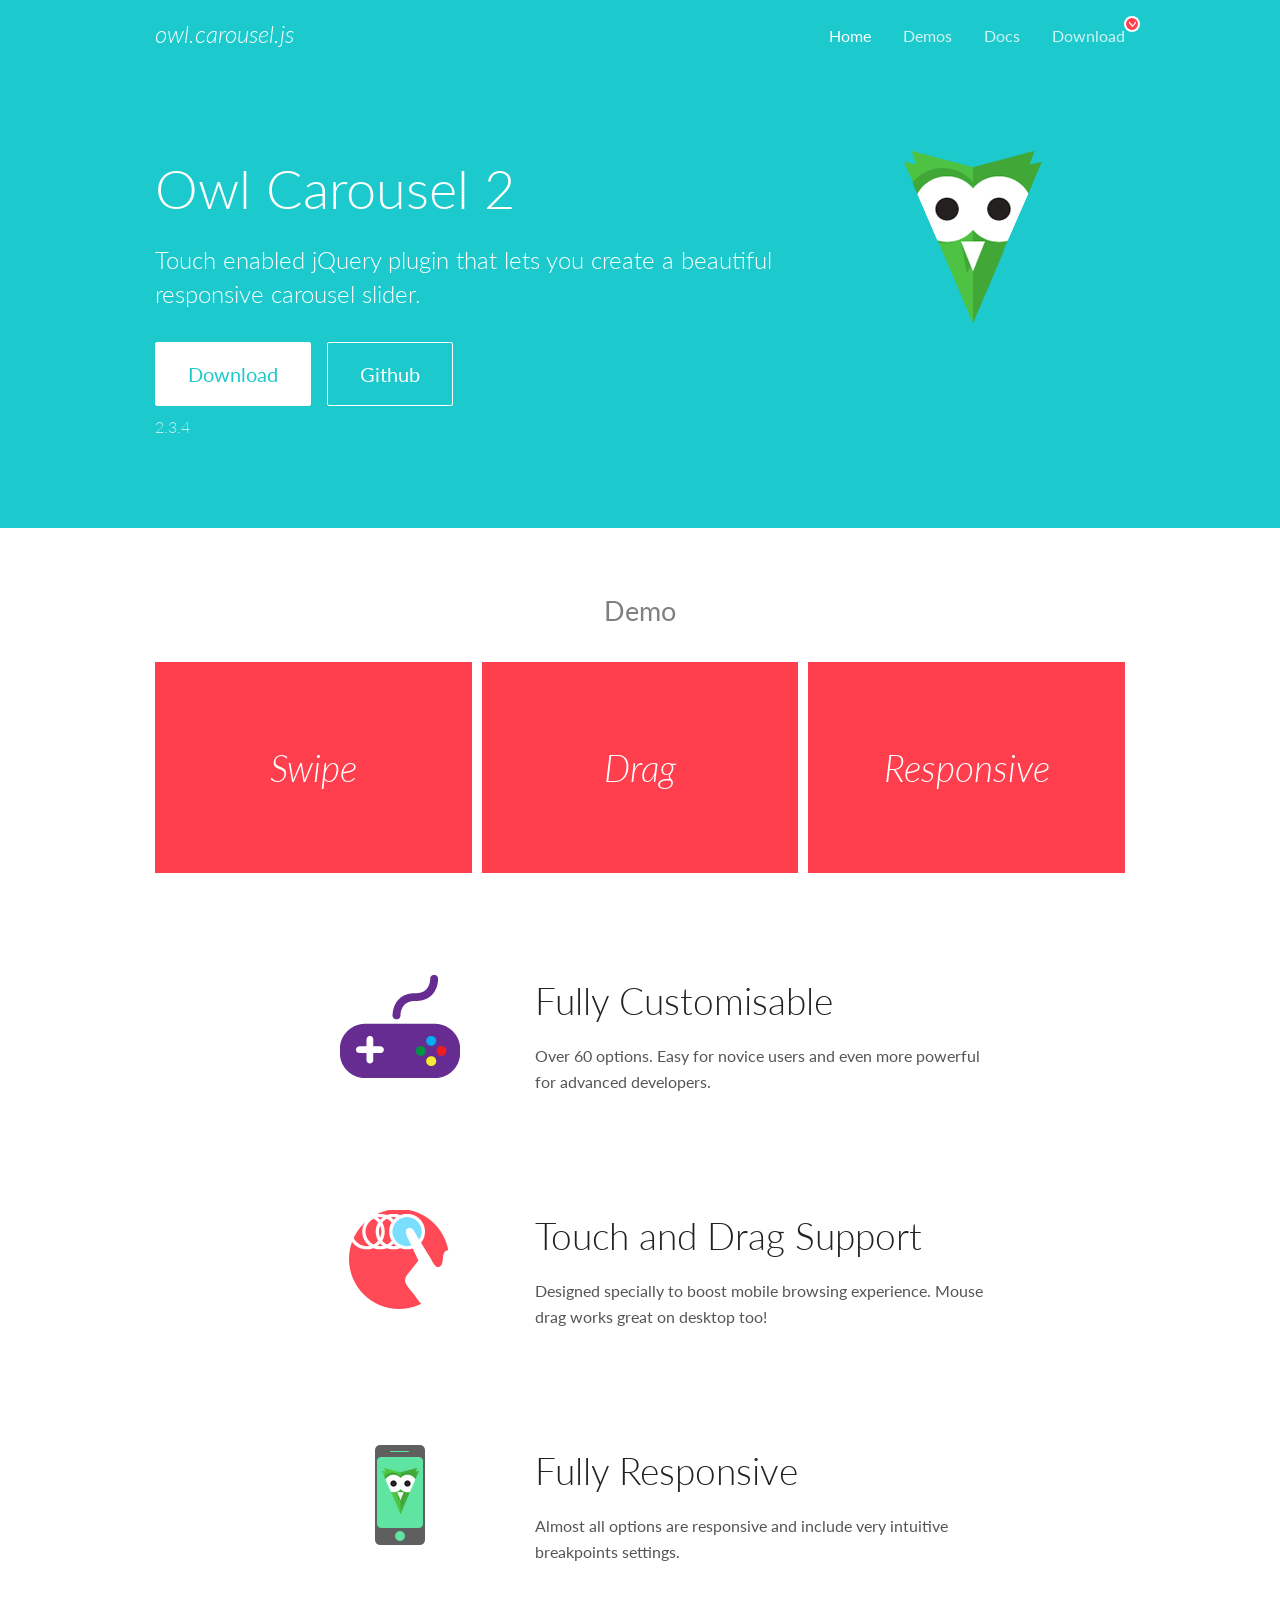
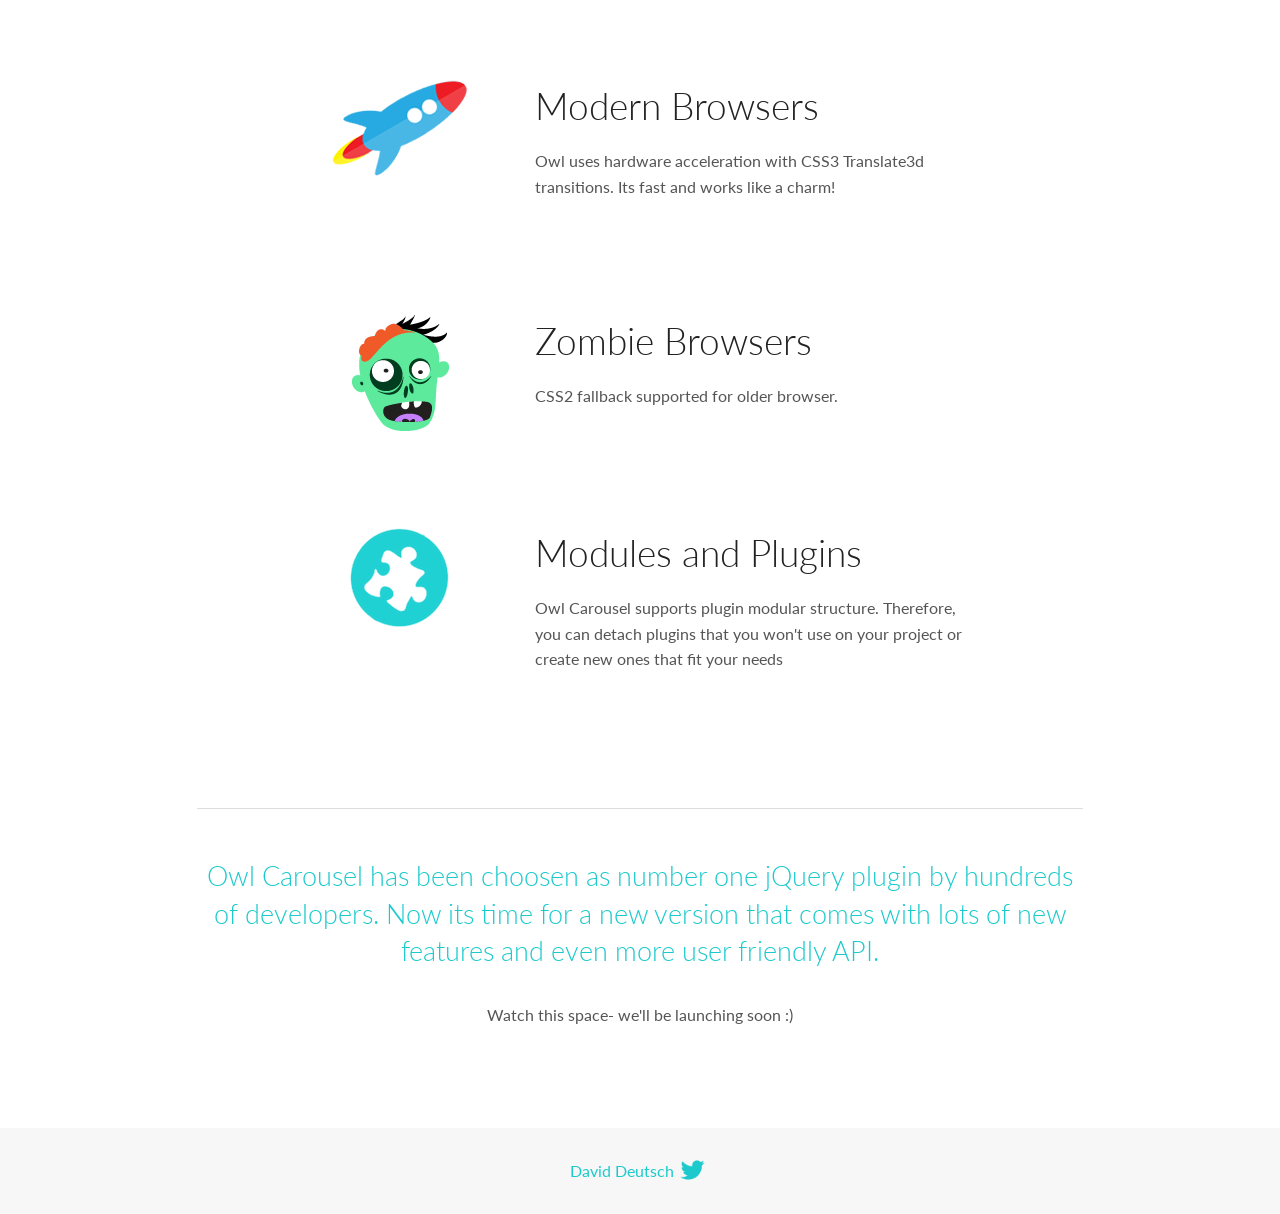
<file: api/OwlCarousel2-2.3.4/docs/index.html>
<!DOCTYPE html>
<html lang="en">
  <head>

    <!-- head -->
    <meta charset="utf-8">
    <meta name="msapplication-tap-highlight" content="no" />
    <meta name="viewport" content="width=device-width, initial-scale=1.0" />
    <meta name="description" content="Touch enabled jQuery plugin that lets you create beautiful responsive carousel slider.">
    <meta name="author" content="David Deutsch">
    <title>
      Home | Owl Carousel | 2.3.4
    </title>

    <!-- Stylesheets -->
    <link href='https://fonts.googleapis.com/css?family=Lato:300,400,700,400italic,300italic' rel='stylesheet' type='text/css'>
    <link rel="stylesheet" href="assets/css/docs.theme.min.css">

    <!-- Owl Stylesheets -->
    <link rel="stylesheet" href="assets/owlcarousel/assets/owl.carousel.min.css">
    <link rel="stylesheet" href="assets/owlcarousel/assets/owl.theme.default.min.css">

    <!-- HTML5 shim and Respond.js IE8 support of HTML5 elements and media queries -->

    <!--[if lt IE 9]>
      <script src="https://oss.maxcdn.com/libs/html5shiv/3.7.0/html5shiv.js"></script>
      <script src="https://oss.maxcdn.com/libs/respond.js/1.3.0/respond.min.js"></script>
    <![endif]-->

    <!-- Favicons -->
    <link rel="apple-touch-icon-precomposed" sizes="144x144" href="assets/ico/apple-touch-icon-144-precomposed.png">
    <link rel="shortcut icon" href="assets/ico/favicon.png">
    <link rel="shortcut icon" href="favicon.ico">

    <!-- Yeah i know js should not be in header. Its required for demos.-->

    <!-- javascript -->
    <script src="assets/vendors/jquery.min.js"></script>
    <script src="assets/owlcarousel/owl.carousel.js"></script>
  </head>
  <body>

    <!-- header -->
    <header class="header">
      <div class="row">
        <div class="large-12 columns">
          <div class="brand left">
            <h3>
              <a href="/OwlCarousel2/">owl.carousel.js</a> 
            </h3>
          </div>
          <a id="toggle-nav" class="right">
            <span></span> <span></span> <span></span> 
          </a> 
          <div class="nav-bar">
            <ul class="clearfix">
              <li class="active">
                <a href="/OwlCarousel2/index.html">Home</a> 
              </li>
              <li> <a href="/OwlCarousel2/demos/demos.html">Demos</a>  </li>
              <li> <a href="/OwlCarousel2/docs/started-welcome.html">Docs</a>  </li>
              <li>
                <a href="https://github.com/OwlCarousel2/OwlCarousel2/archive/2.3.4.zip">Download</a> 
                <span class="download"></span> 
              </li>
            </ul>
          </div>
        </div>
      </div>
    </header>

    <!-- home panel -->
    <section id="hero">
      <div class="row">
        <div class="large-8 medium-8 columns">
          <h1>Owl Carousel 2</h1>
          <h4>Touch enabled jQuery plugin that lets you create a beautiful responsive carousel slider.</h4>
          <a href="https://github.com/OwlCarousel2/OwlCarousel2/archive/2.3.4.zip" class="hero-button">Download</a> 
          <a href="https://github.com/OwlCarousel2/OwlCarousel2" class="hero-button outline">Github</a> 
          <p>2.3.4</p>
        </div>
        <div class="large-4 medium-4 columns">
          <img class="owl-logo" src="assets/img/owl-logo.png" alt="mr. Owl">
        </div>
      </div>
    </section>

    <!-- body -->
    <div class="home-demo">
      <div class="row">
        <div class="large-12 columns">
          <h3>Demo</h3>
          <div class="owl-carousel">
            <div class="item">
              <h2>Swipe</h2>
            </div>
            <div class="item">
              <h2>Drag</h2>
            </div>
            <div class="item">
              <h2>Responsive</h2>
            </div>
            <div class="item">
              <h2>CSS3</h2>
            </div>
            <div class="item">
              <h2>Fast</h2>
            </div>
            <div class="item">
              <h2>Easy</h2>
            </div>
            <div class="item">
              <h2>Free</h2>
            </div>
            <div class="item">
              <h2>Upgradable</h2>
            </div>
            <div class="item">
              <h2>Tons of options</h2>
            </div>
            <div class="item">
              <h2>Infinity</h2>
            </div>
            <div class="item">
              <h2>Auto Width</h2>
            </div>
          </div>
        </div>
      </div>
    </div>
    <script>
      var owl = $('.owl-carousel');
      owl.owlCarousel({
        margin: 10,
        loop: true,
        responsive: {
          0: {
            items: 1
          },
          600: {
            items: 2
          },
          1000: {
            items: 3
          }
        }
      })
    </script>

    <!-- features -->
    <div id="features">
      <div class="row">
        <div class="small-12 medium-9 small-centered columns">
          <section class="row feature">
            <div class="medium-4 small-12 columns">
              <img src="assets/img/feature-options.png" alt="">
            </div>
            <div class="medium-8 small-12 columns">
              <h2>Fully Customisable</h2>
              <p>Over 60 options. Easy for novice users and even more powerful for advanced developers.</p>
            </div>
          </section>
          <section class="row feature">
            <div class="medium-4 small-12 columns">
              <img src="assets/img/feature-drag.png" alt="">
            </div>
            <div class="medium-8 small-12 columns">
              <h2>Touch and Drag Support</h2>
              <p>Designed specially to boost mobile browsing experience. Mouse drag works great on desktop too!</p>
            </div>
          </section>
          <section class="row feature">
            <div class="medium-4 small-12 columns">
              <img src="assets/img/feature-responsive.png" alt="">
            </div>
            <div class="medium-8 small-12 columns">
              <h2>Fully Responsive</h2>
              <p>Almost all options are responsive and include very intuitive breakpoints settings.</p>
            </div>
          </section>
          <section class="row feature">
            <div class="medium-4 small-12 columns">
              <img src="assets/img/feature-modern.png" alt="">
            </div>
            <div class="medium-8 small-12 columns">
              <h2>Modern Browsers</h2>
              <p>Owl uses hardware acceleration with CSS3 Translate3d transitions. Its fast and works like a charm! </p>
            </div>
          </section>
          <section class="row feature">
            <div class="medium-4 small-12 columns">
              <img src="assets/img/feature-zombie.png" alt="">
            </div>
            <div class="medium-8 small-12 columns">
              <h2>Zombie Browsers</h2>
              <p>CSS2 fallback supported for older browser.</p>
            </div>
          </section>
          <section class="row feature">
            <div class="medium-4 small-12 columns">
              <img src="assets/img/feature-module.png" alt="">
            </div>
            <div class="medium-8 small-12 columns">
              <h2>Modules and Plugins</h2>
              <p>Owl Carousel supports plugin modular structure. Therefore, you can detach plugins that you won&#x27;t use on your project or create new ones that fit your needs</p>
            </div>
          </section>
        </div>
      </div>
    </div>

    <!-- footer -->
    <section id="teaser-text">
      <div class="row">
        <div class="small-12 medium-11 small-centered columns">
          <hr>
          <h3 id="owl-carousel-has-been-choosen-as-number-one-jquery-plugin-by-hundreds-of-developers-now-its-time-for-a-new-version-that-comes-with-lots-of-new-features-and-even-more-user-friendly-api-">Owl Carousel has been choosen as number one jQuery plugin by hundreds of developers. Now its time for a new version that comes with lots of new features and even more user friendly API.</h3>
          <p>Watch this space- we&#39;ll be launching soon :)</p>
        </div>
      </div>
    </section>

    <!-- footer -->
    <footer class="footer">
      <div class="row">
        <div class="large-12 columns">
          <h5>
            <a href="/OwlCarousel2/docs/support-contact.html">David Deutsch</a> 
            <a id="custom-tweet-button" href="https://twitter.com/share?url=https://github.com/OwlCarousel2/OwlCarousel2&text=Owl Carousel - This is so awesome! " target="_blank"></a> 
          </h5>
        </div>
      </div>
    </footer>

    <!-- vendors -->
    <script src="assets/vendors/highlight.js"></script>
    <script src="assets/js/app.js"></script>
  </body>
</html>
</file>
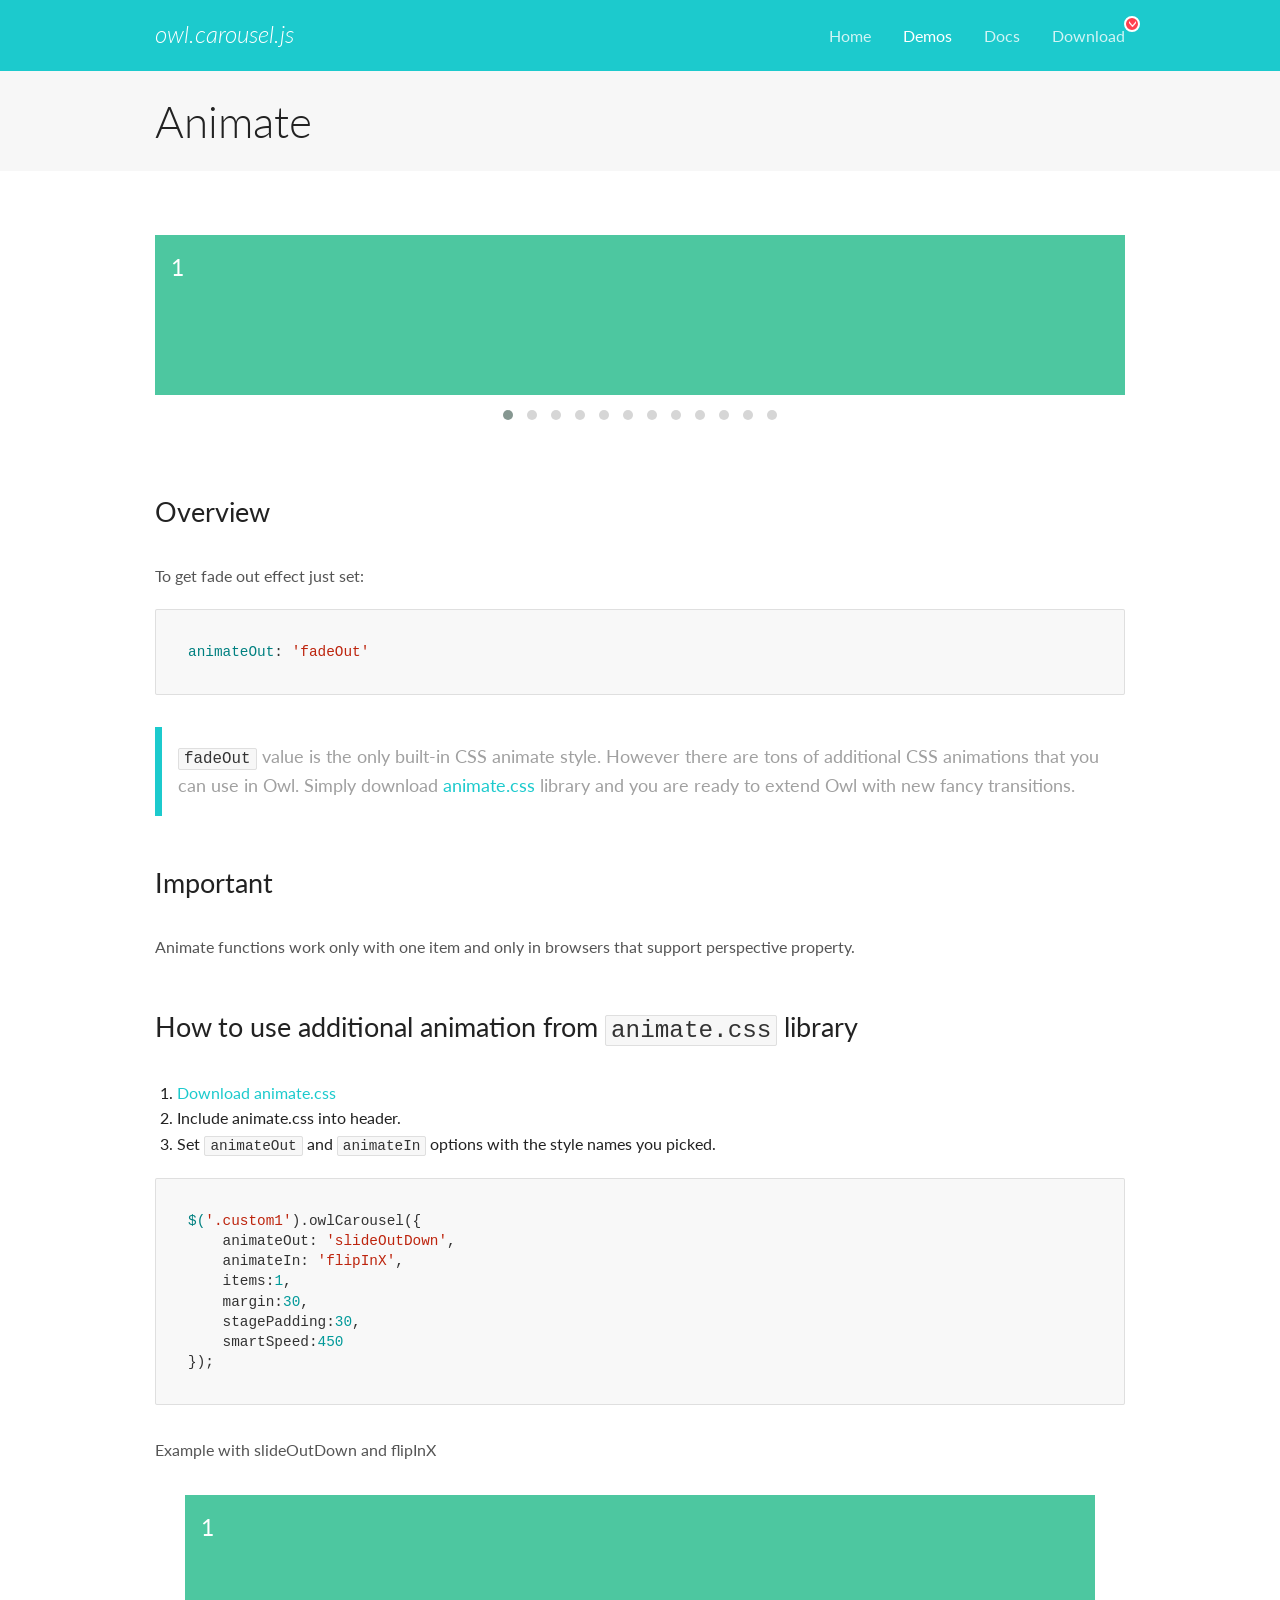
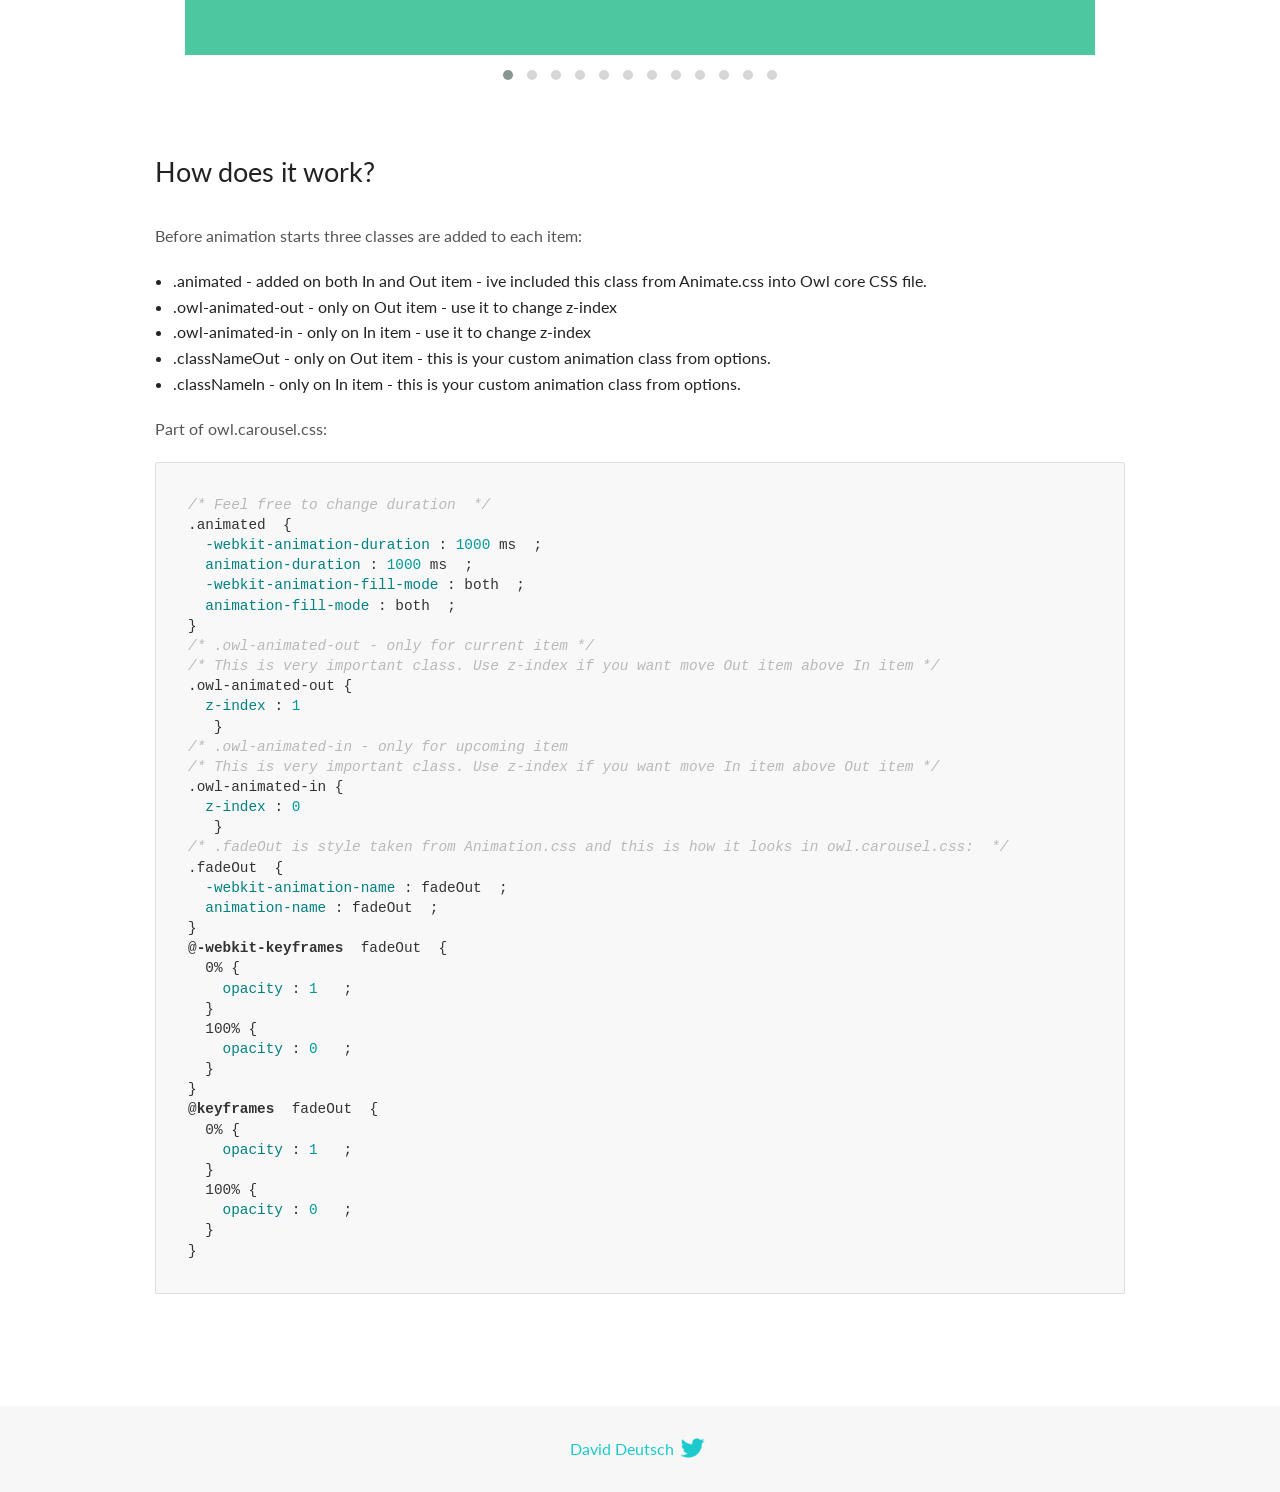
<file: api/OwlCarousel2-2.3.4/docs/demos/animate.html>
<!DOCTYPE html>
<html lang="en">
  <head>

    <!-- head -->
    <meta charset="utf-8">
    <meta name="msapplication-tap-highlight" content="no" />
    <meta name="viewport" content="width=device-width, initial-scale=1.0" />
    <meta name="description" content="Animate carousel">
    <meta name="author" content="David Deutsch">
    <title>
      Animate Demo | Owl Carousel | 2.3.4
    </title>

    <!-- Stylesheets -->
    <link href='https://fonts.googleapis.com/css?family=Lato:300,400,700,400italic,300italic' rel='stylesheet' type='text/css'>
    <link rel="stylesheet" href="../assets/css/docs.theme.min.css">

    <!-- Owl Stylesheets -->
    <link rel="stylesheet" href="../assets/owlcarousel/assets/owl.carousel.min.css">
    <link rel="stylesheet" href="../assets/owlcarousel/assets/owl.theme.default.min.css">

    <!-- HTML5 shim and Respond.js IE8 support of HTML5 elements and media queries -->

    <!--[if lt IE 9]>
      <script src="https://oss.maxcdn.com/libs/html5shiv/3.7.0/html5shiv.js"></script>
      <script src="https://oss.maxcdn.com/libs/respond.js/1.3.0/respond.min.js"></script>
    <![endif]-->

    <!-- Favicons -->
    <link rel="apple-touch-icon-precomposed" sizes="144x144" href="../assets/ico/apple-touch-icon-144-precomposed.png">
    <link rel="shortcut icon" href="../assets/ico/favicon.png">
    <link rel="shortcut icon" href="favicon.ico">

    <!-- Yeah i know js should not be in header. Its required for demos.-->

    <!-- javascript -->
    <script src="../assets/vendors/jquery.min.js"></script>
    <script src="../assets/owlcarousel/owl.carousel.js"></script>
  </head>
  <body>

    <!-- header -->
    <header class="header">
      <div class="row">
        <div class="large-12 columns">
          <div class="brand left">
            <h3>
              <a href="/OwlCarousel2/">owl.carousel.js</a> 
            </h3>
          </div>
          <a id="toggle-nav" class="right">
            <span></span> <span></span> <span></span> 
          </a> 
          <div class="nav-bar">
            <ul class="clearfix">
              <li> <a href="/OwlCarousel2/index.html">Home</a>  </li>
              <li class="active">
                <a href="/OwlCarousel2/demos/demos.html">Demos</a> 
              </li>
              <li> <a href="/OwlCarousel2/docs/started-welcome.html">Docs</a>  </li>
              <li>
                <a href="https://github.com/OwlCarousel2/OwlCarousel2/archive/2.3.4.zip">Download</a> 
                <span class="download"></span> 
              </li>
            </ul>
          </div>
        </div>
      </div>
    </header>

    <!-- title -->
    <section class="title">
      <div class="row">
        <div class="large-12 columns">
          <h1>Animate</h1>
        </div>
      </div>
    </section>

    <!--  Demos -->
    <section id="demos">
      <div class="row">
        <div class="large-12 columns">
          <div class="fadeOut owl-carousel owl-theme">
            <div class="item">
              <h4>1</h4>
            </div>
            <div class="item">
              <h4>2</h4>
            </div>
            <div class="item">
              <h4>3</h4>
            </div>
            <div class="item">
              <h4>4</h4>
            </div>
            <div class="item">
              <h4>5</h4>
            </div>
            <div class="item">
              <h4>6</h4>
            </div>
            <div class="item">
              <h4>7</h4>
            </div>
            <div class="item">
              <h4>8</h4>
            </div>
            <div class="item">
              <h4>9</h4>
            </div>
            <div class="item">
              <h4>10</h4>
            </div>
            <div class="item">
              <h4>11</h4>
            </div>
            <div class="item">
              <h4>12</h4>
            </div>
          </div>
          <h3 id="overview">Overview</h3>
          <p>To get fade out effect just set:</p>
          <pre><code>animateOut: &#39;fadeOut&#39;</code></pre>
          <blockquote>
            <p><code>fadeOut</code> value is the only built-in CSS animate style. However there are tons of additional CSS animations that you can use in Owl. Simply download
              <a href="https://daneden.github.io/animate.css/">animate.css</a>  library and you are ready to extend Owl with new fancy transitions.</p>
          </blockquote>
          <h3 id="important">Important</h3>
          <p>Animate functions work only with one item and only in browsers that support perspective property.</p>
          <h3 id="how-to-use-additional-animation-from-animate-css-library">How to use additional animation from <code>animate.css</code> library</h3>
          <ol>
            <li> <a href="https://daneden.github.io/animate.css/">Download animate.css</a>  </li>
            <li>Include animate.css into header.</li>
            <li>Set <code>animateOut</code> and <code>animateIn</code> options with the style names you picked.</li>
          </ol>
          <pre><code>$(&#39;.custom1&#39;).owlCarousel({
    animateOut: &#39;slideOutDown&#39;,
    animateIn: &#39;flipInX&#39;,
    items:1,
    margin:30,
    stagePadding:30,
    smartSpeed:450
});</code></pre>
          <p>Example with slideOutDown and flipInX</p>
          <div class="custom1 owl-carousel owl-theme">
            <div class="item">
              <h4>1</h4>
            </div>
            <div class="item">
              <h4>2</h4>
            </div>
            <div class="item">
              <h4>3</h4>
            </div>
            <div class="item">
              <h4>4</h4>
            </div>
            <div class="item">
              <h4>5</h4>
            </div>
            <div class="item">
              <h4>6</h4>
            </div>
            <div class="item">
              <h4>7</h4>
            </div>
            <div class="item">
              <h4>8</h4>
            </div>
            <div class="item">
              <h4>9</h4>
            </div>
            <div class="item">
              <h4>10</h4>
            </div>
            <div class="item">
              <h4>11</h4>
            </div>
            <div class="item">
              <h4>12</h4>
            </div>
          </div>
          <h3 id="how-does-it-work-">How does it work?</h3>
          <p>Before animation starts three classes are added to each item:</p>
          <ul>
            <li>.animated - added on both In and Out item - ive included this class from Animate.css into Owl core CSS file.</li>
            <li>.owl-animated-out - only on Out item - use it to change z-index</li>
            <li>.owl-animated-in - only on In item - use it to change z-index</li>
            <li>.classNameOut - only on Out item - this is your custom animation class from options.</li>
            <li>.classNameIn - only on In item - this is your custom animation class from options.</li>
          </ul>
          <p>Part of owl.carousel.css:</p>
          <pre><code class="language-css"><span class="comment">/* Feel free to change duration  */</span> 
<span class="class">.animated</span>  <span class="rules">{
  <span class="rule"><span class="attribute">-webkit-animation-duration</span> :<span class="value"> <span class="number">1000</span> ms</span> </span> ;
  <span class="rule"><span class="attribute">animation-duration</span> :<span class="value"> <span class="number">1000</span> ms</span> </span> ;
  <span class="rule"><span class="attribute">-webkit-animation-fill-mode</span> :<span class="value"> both</span> </span> ;
  <span class="rule"><span class="attribute">animation-fill-mode</span> :<span class="value"> both</span> </span> ;
<span class="rule">}</span> </span> 
<span class="comment">/* .owl-animated-out - only for current item */</span> 
<span class="comment">/* This is very important class. Use z-index if you want move Out item above In item */</span> 
<span class="class">.owl-animated-out</span> <span class="rules">{
  <span class="rule"><span class="attribute">z-index</span> :<span class="value"> <span class="number">1</span> 
</span> </span> </span> }
<span class="comment">/* .owl-animated-in - only for upcoming item
/* This is very important class. Use z-index if you want move In item above Out item */</span> 
<span class="class">.owl-animated-in</span> <span class="rules">{
  <span class="rule"><span class="attribute">z-index</span> :<span class="value"> <span class="number">0</span> 
</span> </span> </span> }
<span class="comment">/* .fadeOut is style taken from Animation.css and this is how it looks in owl.carousel.css:  */</span> 
<span class="class">.fadeOut</span>  <span class="rules">{
  <span class="rule"><span class="attribute">-webkit-animation-name</span> :<span class="value"> fadeOut</span> </span> ;
  <span class="rule"><span class="attribute">animation-name</span> :<span class="value"> fadeOut</span> </span> ;
<span class="rule">}</span> </span> 
<span class="at_rule">@<span class="keyword">-webkit-keyframes</span>  fadeOut </span> {
  0% <span class="rules">{
    <span class="rule"><span class="attribute">opacity</span> :<span class="value"> <span class="number">1</span> </span> </span> ;
  <span class="rule">}</span> </span> 
  100% <span class="rules">{
    <span class="rule"><span class="attribute">opacity</span> :<span class="value"> <span class="number">0</span> </span> </span> ;
  <span class="rule">}</span> </span> 
}
<span class="at_rule">@<span class="keyword">keyframes</span>  fadeOut </span> {
  0% <span class="rules">{
    <span class="rule"><span class="attribute">opacity</span> :<span class="value"> <span class="number">1</span> </span> </span> ;
  <span class="rule">}</span> </span> 
  100% <span class="rules">{
    <span class="rule"><span class="attribute">opacity</span> :<span class="value"> <span class="number">0</span> </span> </span> ;
  <span class="rule">}</span> </span> 
}</code></pre>
          <link rel="stylesheet" href="../assets/css/animate.css">
          <script>
            jQuery(document).ready(function($) {
              $('.fadeOut').owlCarousel({
                items: 1,
                animateOut: 'fadeOut',
                loop: true,
                margin: 10,
              });
              $('.custom1').owlCarousel({
                animateOut: 'slideOutDown',
                animateIn: 'flipInX',
                items: 1,
                margin: 30,
                stagePadding: 30,
                smartSpeed: 450
              });
            });
          </script>
        </div>
      </div>
    </section>

    <!-- footer -->
    <footer class="footer">
      <div class="row">
        <div class="large-12 columns">
          <h5>
            <a href="/OwlCarousel2/docs/support-contact.html">David Deutsch</a> 
            <a id="custom-tweet-button" href="https://twitter.com/share?url=https://github.com/OwlCarousel2/OwlCarousel2&text=Owl Carousel - This is so awesome! " target="_blank"></a> 
          </h5>
        </div>
      </div>
    </footer>

    <!-- vendors -->
    <script src="../assets/vendors/highlight.js"></script>
    <script src="../assets/js/app.js"></script>
  </body>
</html>
</file>
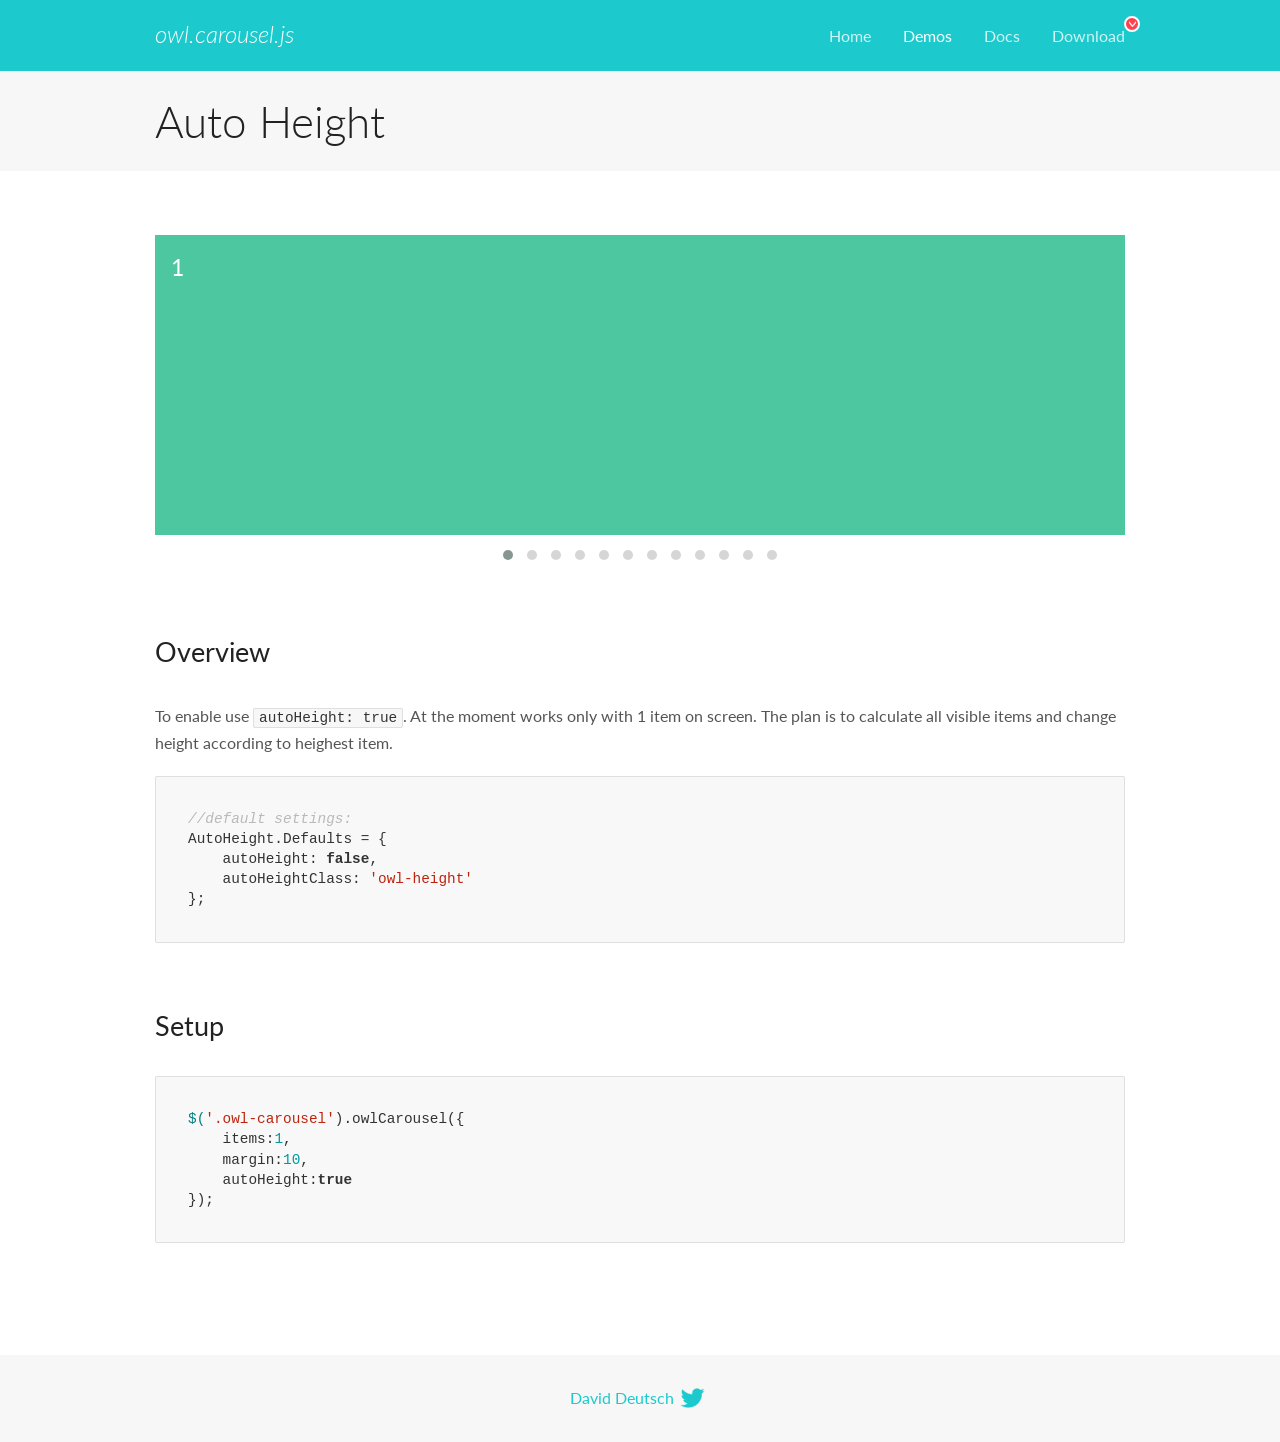
<file: api/OwlCarousel2-2.3.4/docs/demos/autoheight.html>
<!DOCTYPE html>
<html lang="en">
  <head>

    <!-- head -->
    <meta charset="utf-8">
    <meta name="msapplication-tap-highlight" content="no" />
    <meta name="viewport" content="width=device-width, initial-scale=1.0" />
    <meta name="description" content="autoHeight usage demo">
    <meta name="author" content="David Deutsch">
    <title>
      Auto Height Demo | Owl Carousel | 2.3.4
    </title>

    <!-- Stylesheets -->
    <link href='https://fonts.googleapis.com/css?family=Lato:300,400,700,400italic,300italic' rel='stylesheet' type='text/css'>
    <link rel="stylesheet" href="../assets/css/docs.theme.min.css">

    <!-- Owl Stylesheets -->
    <link rel="stylesheet" href="../assets/owlcarousel/assets/owl.carousel.min.css">
    <link rel="stylesheet" href="../assets/owlcarousel/assets/owl.theme.default.min.css">

    <!-- HTML5 shim and Respond.js IE8 support of HTML5 elements and media queries -->

    <!--[if lt IE 9]>
      <script src="https://oss.maxcdn.com/libs/html5shiv/3.7.0/html5shiv.js"></script>
      <script src="https://oss.maxcdn.com/libs/respond.js/1.3.0/respond.min.js"></script>
    <![endif]-->

    <!-- Favicons -->
    <link rel="apple-touch-icon-precomposed" sizes="144x144" href="../assets/ico/apple-touch-icon-144-precomposed.png">
    <link rel="shortcut icon" href="../assets/ico/favicon.png">
    <link rel="shortcut icon" href="favicon.ico">

    <!-- Yeah i know js should not be in header. Its required for demos.-->

    <!-- javascript -->
    <script src="../assets/vendors/jquery.min.js"></script>
    <script src="../assets/owlcarousel/owl.carousel.js"></script>
  </head>
  <body>

    <!-- header -->
    <header class="header">
      <div class="row">
        <div class="large-12 columns">
          <div class="brand left">
            <h3>
              <a href="/OwlCarousel2/">owl.carousel.js</a> 
            </h3>
          </div>
          <a id="toggle-nav" class="right">
            <span></span> <span></span> <span></span> 
          </a> 
          <div class="nav-bar">
            <ul class="clearfix">
              <li> <a href="/OwlCarousel2/index.html">Home</a>  </li>
              <li class="active">
                <a href="/OwlCarousel2/demos/demos.html">Demos</a> 
              </li>
              <li> <a href="/OwlCarousel2/docs/started-welcome.html">Docs</a>  </li>
              <li>
                <a href="https://github.com/OwlCarousel2/OwlCarousel2/archive/2.3.4.zip">Download</a> 
                <span class="download"></span> 
              </li>
            </ul>
          </div>
        </div>
      </div>
    </header>

    <!-- title -->
    <section class="title">
      <div class="row">
        <div class="large-12 columns">
          <h1>Auto Height</h1>
        </div>
      </div>
    </section>

    <!--  Demos -->
    <section id="demos">
      <div class="row">
        <div class="large-12 columns">
          <div class="owl-carousel owl-theme">
            <div class="item" style="height:300px">
              <h4>1</h4>
            </div>
            <div class="item" style="height:100px">
              <h4>2</h4>
            </div>
            <div class="item" style="height:500px">
              <h4>3</h4>
            </div>
            <div class="item" style="height:250px">
              <h4>4</h4>
            </div>
            <div class="item" style="height:400px">
              <h4>5</h4>
            </div>
            <div class="item" style="height:500px">
              <h4>6</h4>
            </div>
            <div class="item" style="height:600px">
              <h4>7</h4>
            </div>
            <div class="item" style="height:400px">
              <h4>8</h4>
            </div>
            <div class="item" style="height:300px">
              <h4>9</h4>
            </div>
            <div class="item" style="height:350px">
              <h4>10</h4>
            </div>
            <div class="item" style="height:200px">
              <h4>11</h4>
            </div>
            <div class="item" style="height:150px">
              <h4>12</h4>
            </div>
          </div>
          <h3 id="overview">Overview</h3>
          <p>To enable use <code>autoHeight: true</code>. At the moment works only with 1 item on screen. The plan is to calculate all visible items and change height according to heighest item.</p>
          <pre><code>//default settings:
AutoHeight.Defaults = {
    autoHeight: false,
    autoHeightClass: &#39;owl-height&#39;
};</code></pre>
          <h3 id="setup">Setup</h3>
          <pre><code>$(&#39;.owl-carousel&#39;).owlCarousel({
    items:1,
    margin:10,
    autoHeight:true
});</code></pre>
          <script>
            $(document).ready(function() {
              $('.owl-carousel').owlCarousel({
                items: 1,
                margin: 10,
                autoHeight: true
              });
            })
          </script>
        </div>
      </div>
    </section>

    <!-- footer -->
    <footer class="footer">
      <div class="row">
        <div class="large-12 columns">
          <h5>
            <a href="/OwlCarousel2/docs/support-contact.html">David Deutsch</a> 
            <a id="custom-tweet-button" href="https://twitter.com/share?url=https://github.com/OwlCarousel2/OwlCarousel2&text=Owl Carousel - This is so awesome! " target="_blank"></a> 
          </h5>
        </div>
      </div>
    </footer>

    <!-- vendors -->
    <script src="../assets/vendors/highlight.js"></script>
    <script src="../assets/js/app.js"></script>
  </body>
</html>
</file>
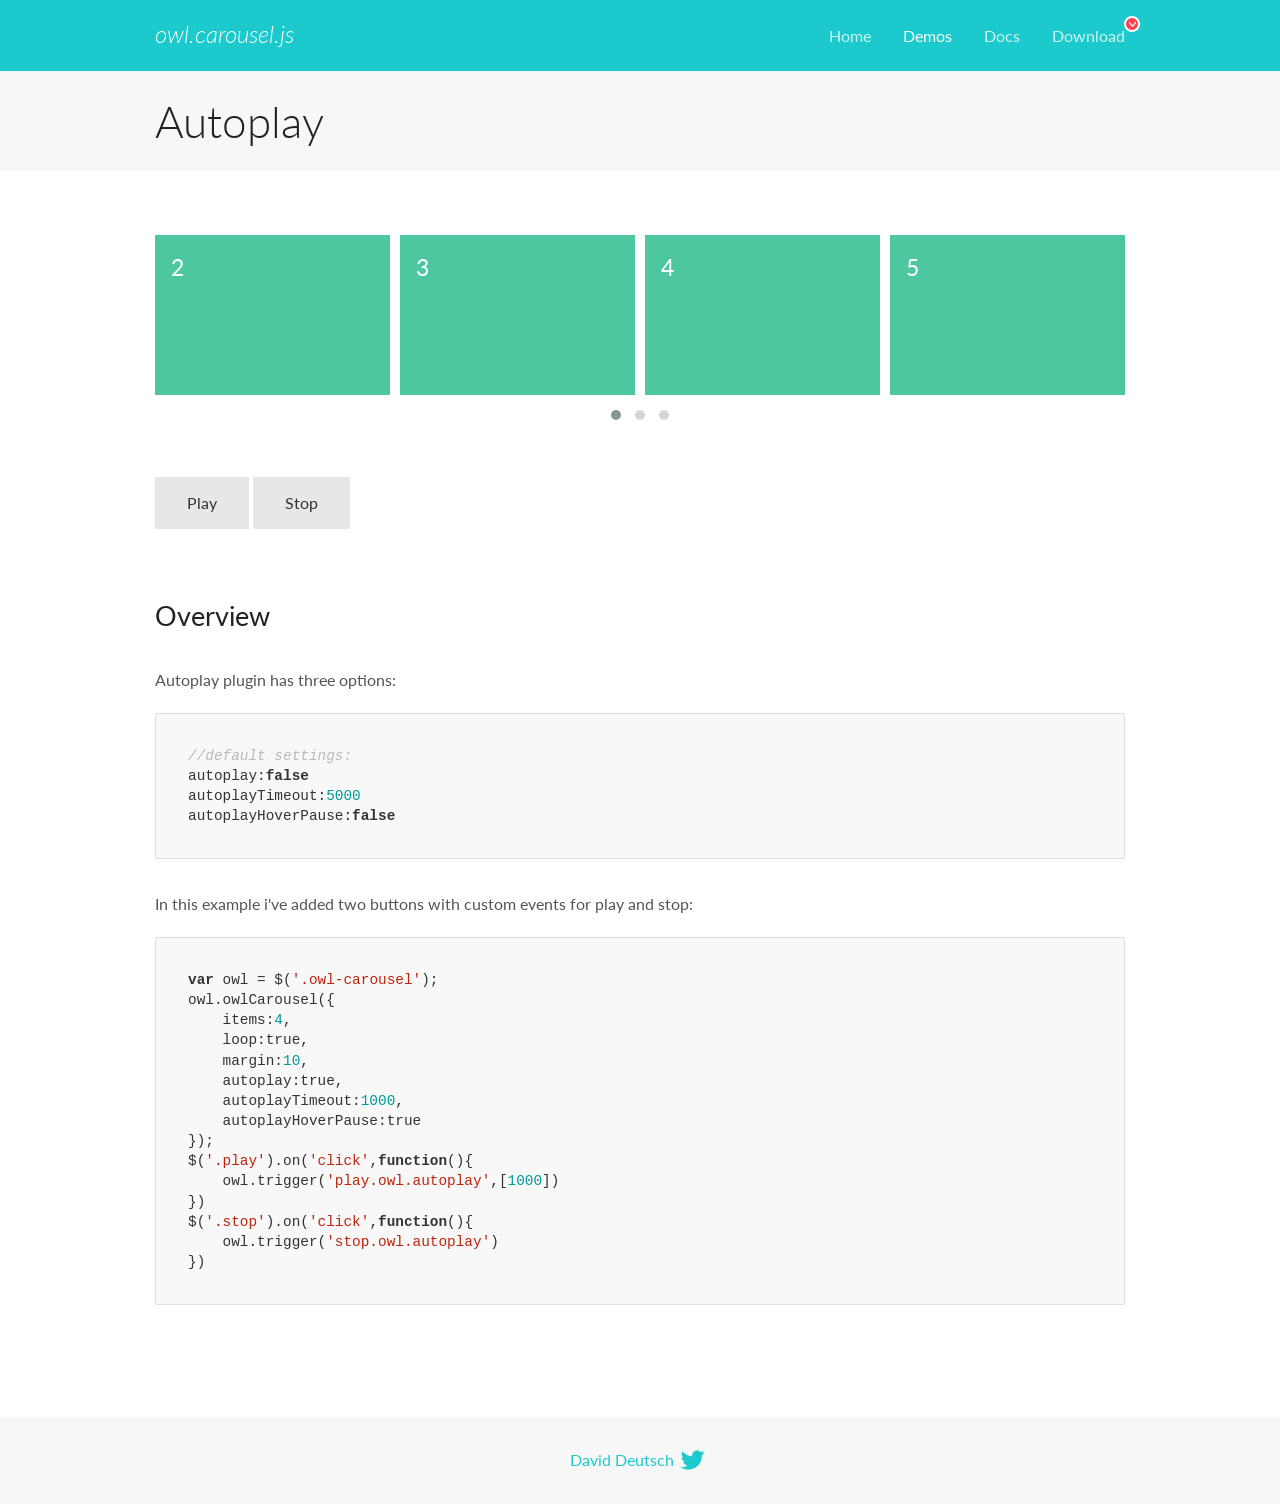
<file: api/OwlCarousel2-2.3.4/docs/demos/autoplay.html>
<!DOCTYPE html>
<html lang="en">
  <head>

    <!-- head -->
    <meta charset="utf-8">
    <meta name="msapplication-tap-highlight" content="no" />
    <meta name="viewport" content="width=device-width, initial-scale=1.0" />
    <meta name="description" content="Autoplay usage demo">
    <meta name="author" content="David Deutsch">
    <title>
      Autoplay Demo | Owl Carousel | 2.3.4
    </title>

    <!-- Stylesheets -->
    <link href='https://fonts.googleapis.com/css?family=Lato:300,400,700,400italic,300italic' rel='stylesheet' type='text/css'>
    <link rel="stylesheet" href="../assets/css/docs.theme.min.css">

    <!-- Owl Stylesheets -->
    <link rel="stylesheet" href="../assets/owlcarousel/assets/owl.carousel.min.css">
    <link rel="stylesheet" href="../assets/owlcarousel/assets/owl.theme.default.min.css">

    <!-- HTML5 shim and Respond.js IE8 support of HTML5 elements and media queries -->

    <!--[if lt IE 9]>
      <script src="https://oss.maxcdn.com/libs/html5shiv/3.7.0/html5shiv.js"></script>
      <script src="https://oss.maxcdn.com/libs/respond.js/1.3.0/respond.min.js"></script>
    <![endif]-->

    <!-- Favicons -->
    <link rel="apple-touch-icon-precomposed" sizes="144x144" href="../assets/ico/apple-touch-icon-144-precomposed.png">
    <link rel="shortcut icon" href="../assets/ico/favicon.png">
    <link rel="shortcut icon" href="favicon.ico">

    <!-- Yeah i know js should not be in header. Its required for demos.-->

    <!-- javascript -->
    <script src="../assets/vendors/jquery.min.js"></script>
    <script src="../assets/owlcarousel/owl.carousel.js"></script>
  </head>
  <body>

    <!-- header -->
    <header class="header">
      <div class="row">
        <div class="large-12 columns">
          <div class="brand left">
            <h3>
              <a href="/OwlCarousel2/">owl.carousel.js</a> 
            </h3>
          </div>
          <a id="toggle-nav" class="right">
            <span></span> <span></span> <span></span> 
          </a> 
          <div class="nav-bar">
            <ul class="clearfix">
              <li> <a href="/OwlCarousel2/index.html">Home</a>  </li>
              <li class="active">
                <a href="/OwlCarousel2/demos/demos.html">Demos</a> 
              </li>
              <li> <a href="/OwlCarousel2/docs/started-welcome.html">Docs</a>  </li>
              <li>
                <a href="https://github.com/OwlCarousel2/OwlCarousel2/archive/2.3.4.zip">Download</a> 
                <span class="download"></span> 
              </li>
            </ul>
          </div>
        </div>
      </div>
    </header>

    <!-- title -->
    <section class="title">
      <div class="row">
        <div class="large-12 columns">
          <h1>Autoplay</h1>
        </div>
      </div>
    </section>

    <!--  Demos -->
    <section id="demos">
      <div class="row">
        <div class="large-12 columns">
          <div class="owl-carousel owl-theme">
            <div class="item">
              <h4>1</h4>
            </div>
            <div class="item">
              <h4>2</h4>
            </div>
            <div class="item">
              <h4>3</h4>
            </div>
            <div class="item">
              <h4>4</h4>
            </div>
            <div class="item">
              <h4>5</h4>
            </div>
            <div class="item">
              <h4>6</h4>
            </div>
            <div class="item">
              <h4>7</h4>
            </div>
            <div class="item">
              <h4>8</h4>
            </div>
            <div class="item">
              <h4>9</h4>
            </div>
            <div class="item">
              <h4>10</h4>
            </div>
            <div class="item">
              <h4>11</h4>
            </div>
            <div class="item">
              <h4>12</h4>
            </div>
          </div>
          <a class="button secondary play">Play</a> 
          <a class="button secondary stop">Stop</a> 
          <h3 id="overview">Overview</h3>
          <p>Autoplay plugin has three options:</p>
          <pre><code>//default settings:
autoplay:false
autoplayTimeout:5000
autoplayHoverPause:false</code></pre>
          <p>In this example i&#39;ve added two buttons with custom events for play and stop:</p>
          <pre><code>var owl = $(&#39;.owl-carousel&#39;);
owl.owlCarousel({
    items:4,
    loop:true,
    margin:10,
    autoplay:true,
    autoplayTimeout:1000,
    autoplayHoverPause:true
});
$(&#39;.play&#39;).on(&#39;click&#39;,function(){
    owl.trigger(&#39;play.owl.autoplay&#39;,[1000])
})
$(&#39;.stop&#39;).on(&#39;click&#39;,function(){
    owl.trigger(&#39;stop.owl.autoplay&#39;)
})</code></pre>
          <script>
            $(document).ready(function() {
              var owl = $('.owl-carousel');
              owl.owlCarousel({
                items: 4,
                loop: true,
                margin: 10,
                autoplay: true,
                autoplayTimeout: 1000,
                autoplayHoverPause: true
              });
              $('.play').on('click', function() {
                owl.trigger('play.owl.autoplay', [1000])
              })
              $('.stop').on('click', function() {
                owl.trigger('stop.owl.autoplay')
              })
            })
          </script>
        </div>
      </div>
    </section>

    <!-- footer -->
    <footer class="footer">
      <div class="row">
        <div class="large-12 columns">
          <h5>
            <a href="/OwlCarousel2/docs/support-contact.html">David Deutsch</a> 
            <a id="custom-tweet-button" href="https://twitter.com/share?url=https://github.com/OwlCarousel2/OwlCarousel2&text=Owl Carousel - This is so awesome! " target="_blank"></a> 
          </h5>
        </div>
      </div>
    </footer>

    <!-- vendors -->
    <script src="../assets/vendors/highlight.js"></script>
    <script src="../assets/js/app.js"></script>
  </body>
</html>
</file>
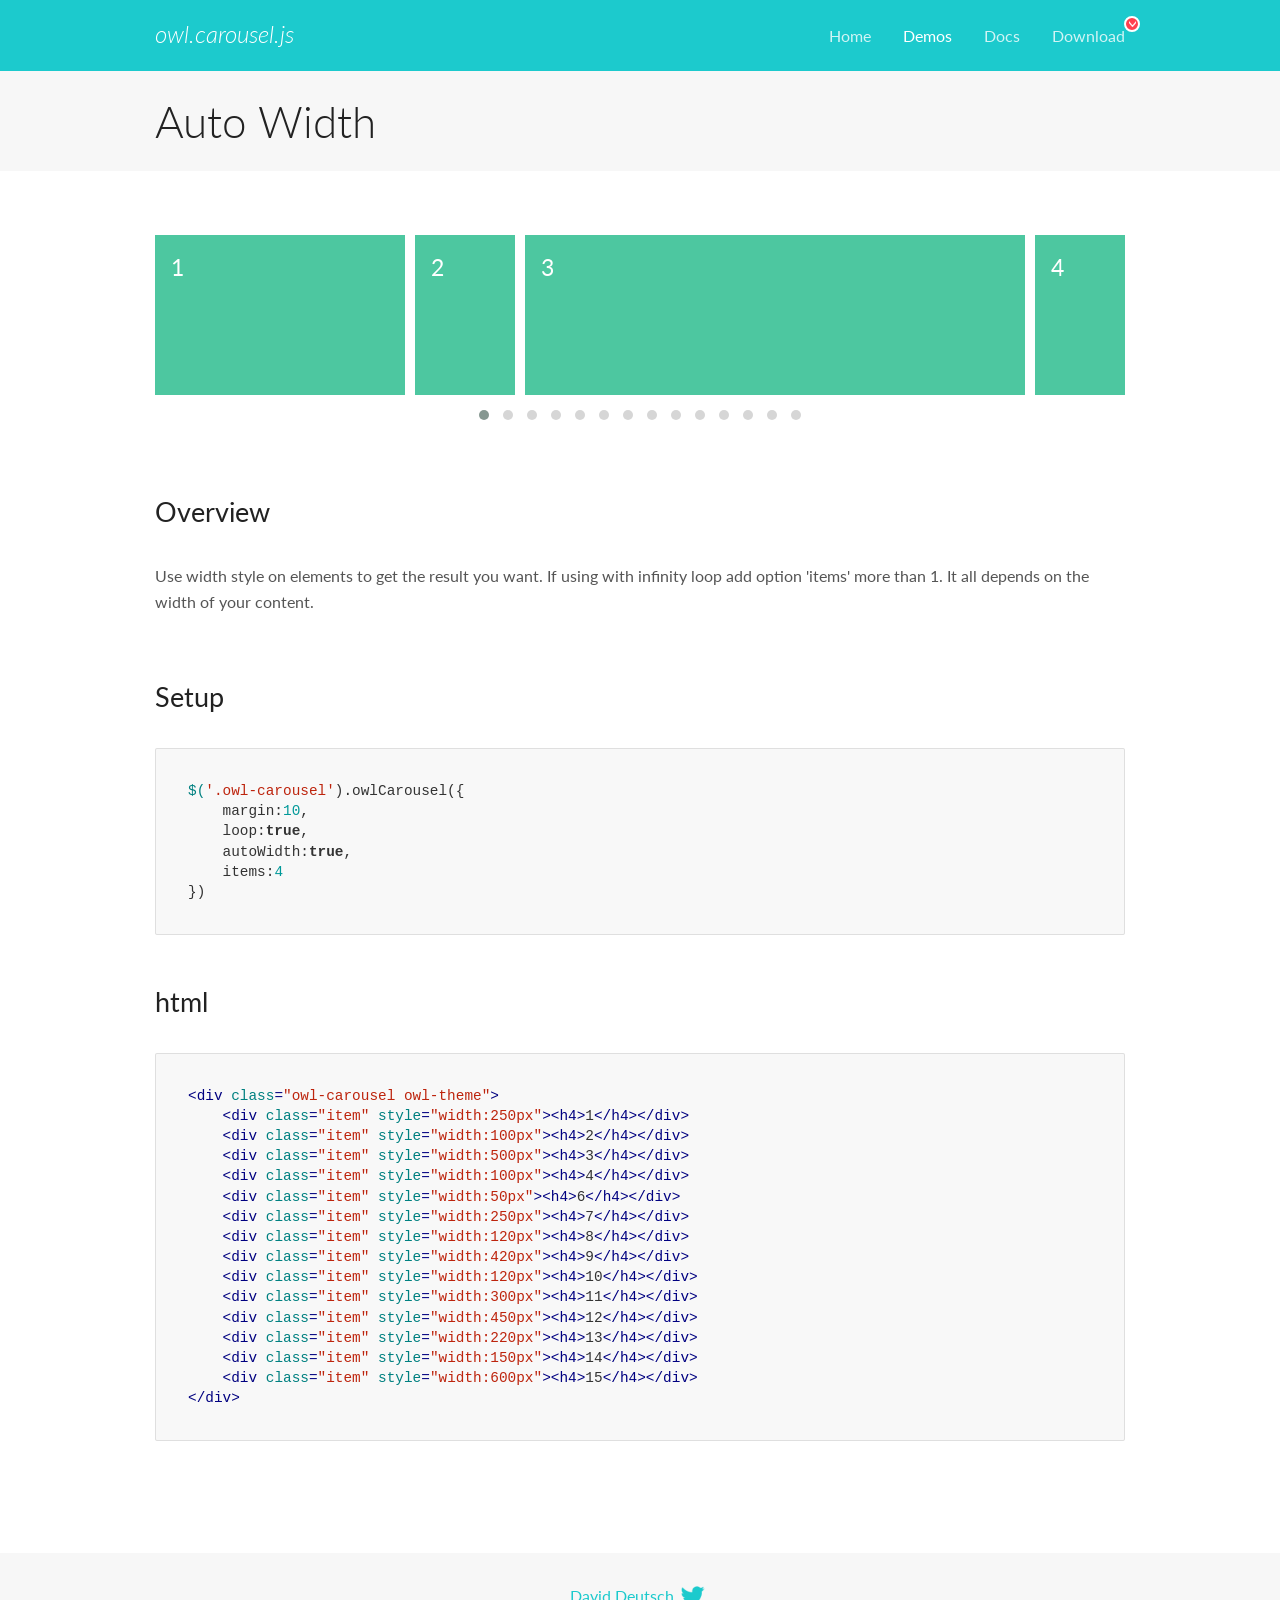
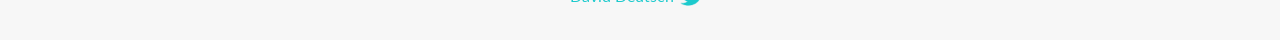
<file: api/OwlCarousel2-2.3.4/docs/demos/autowidth.html>
<!DOCTYPE html>
<html lang="en">
  <head>

    <!-- head -->
    <meta charset="utf-8">
    <meta name="msapplication-tap-highlight" content="no" />
    <meta name="viewport" content="width=device-width, initial-scale=1.0" />
    <meta name="description" content="Auto Width">
    <meta name="author" content="David Deutsch">
    <title>
      Auto Width Demo | Owl Carousel | 2.3.4
    </title>

    <!-- Stylesheets -->
    <link href='https://fonts.googleapis.com/css?family=Lato:300,400,700,400italic,300italic' rel='stylesheet' type='text/css'>
    <link rel="stylesheet" href="../assets/css/docs.theme.min.css">

    <!-- Owl Stylesheets -->
    <link rel="stylesheet" href="../assets/owlcarousel/assets/owl.carousel.min.css">
    <link rel="stylesheet" href="../assets/owlcarousel/assets/owl.theme.default.min.css">

    <!-- HTML5 shim and Respond.js IE8 support of HTML5 elements and media queries -->

    <!--[if lt IE 9]>
      <script src="https://oss.maxcdn.com/libs/html5shiv/3.7.0/html5shiv.js"></script>
      <script src="https://oss.maxcdn.com/libs/respond.js/1.3.0/respond.min.js"></script>
    <![endif]-->

    <!-- Favicons -->
    <link rel="apple-touch-icon-precomposed" sizes="144x144" href="../assets/ico/apple-touch-icon-144-precomposed.png">
    <link rel="shortcut icon" href="../assets/ico/favicon.png">
    <link rel="shortcut icon" href="favicon.ico">

    <!-- Yeah i know js should not be in header. Its required for demos.-->

    <!-- javascript -->
    <script src="../assets/vendors/jquery.min.js"></script>
    <script src="../assets/owlcarousel/owl.carousel.js"></script>
  </head>
  <body>

    <!-- header -->
    <header class="header">
      <div class="row">
        <div class="large-12 columns">
          <div class="brand left">
            <h3>
              <a href="/OwlCarousel2/">owl.carousel.js</a> 
            </h3>
          </div>
          <a id="toggle-nav" class="right">
            <span></span> <span></span> <span></span> 
          </a> 
          <div class="nav-bar">
            <ul class="clearfix">
              <li> <a href="/OwlCarousel2/index.html">Home</a>  </li>
              <li class="active">
                <a href="/OwlCarousel2/demos/demos.html">Demos</a> 
              </li>
              <li> <a href="/OwlCarousel2/docs/started-welcome.html">Docs</a>  </li>
              <li>
                <a href="https://github.com/OwlCarousel2/OwlCarousel2/archive/2.3.4.zip">Download</a> 
                <span class="download"></span> 
              </li>
            </ul>
          </div>
        </div>
      </div>
    </header>

    <!-- title -->
    <section class="title">
      <div class="row">
        <div class="large-12 columns">
          <h1>Auto Width</h1>
        </div>
      </div>
    </section>

    <!--  Demos -->
    <section id="demos">
      <div class="row">
        <div class="large-12 columns">
          <div class="owl-carousel owl-theme">
            <div class="item" style="width:250px">
              <h4>1</h4>
            </div>
            <div class="item" style="width:100px">
              <h4>2</h4>
            </div>
            <div class="item" style="width:500px">
              <h4>3</h4>
            </div>
            <div class="item" style="width:100px">
              <h4>4</h4>
            </div>
            <div class="item" style="width:50px">
              <h4>6</h4>
            </div>
            <div class="item" style="width:250px">
              <h4>7</h4>
            </div>
            <div class="item" style="width:120px">
              <h4>8</h4>
            </div>
            <div class="item" style="width:420px">
              <h4>9</h4>
            </div>
            <div class="item" style="width:120px">
              <h4>10</h4>
            </div>
            <div class="item" style="width:300px">
              <h4>11</h4>
            </div>
            <div class="item" style="width:450px">
              <h4>12</h4>
            </div>
            <div class="item" style="width:220px">
              <h4>13</h4>
            </div>
            <div class="item" style="width:150px">
              <h4>14</h4>
            </div>
            <div class="item" style="width:600px">
              <h4>15</h4>
            </div>
          </div>
          <h3 id="overview">Overview</h3>
          <p>Use width style on elements to get the result you want. If using with infinity loop add option &#39;items&#39; more than 1. It all depends on the width of your content.</p>
          <h3 id="setup">Setup</h3>
          <pre><code>$(&#39;.owl-carousel&#39;).owlCarousel({
    margin:10,
    loop:true,
    autoWidth:true,
    items:4
})</code></pre>
          <h3 id="html">html</h3>
          <pre><code>&lt;div class=&quot;owl-carousel owl-theme&quot;&gt;
    &lt;div class=&quot;item&quot; style=&quot;width:250px&quot;&gt;&lt;h4&gt;1&lt;/h4&gt;&lt;/div&gt;
    &lt;div class=&quot;item&quot; style=&quot;width:100px&quot;&gt;&lt;h4&gt;2&lt;/h4&gt;&lt;/div&gt;
    &lt;div class=&quot;item&quot; style=&quot;width:500px&quot;&gt;&lt;h4&gt;3&lt;/h4&gt;&lt;/div&gt;
    &lt;div class=&quot;item&quot; style=&quot;width:100px&quot;&gt;&lt;h4&gt;4&lt;/h4&gt;&lt;/div&gt;
    &lt;div class=&quot;item&quot; style=&quot;width:50px&quot;&gt;&lt;h4&gt;6&lt;/h4&gt;&lt;/div&gt;
    &lt;div class=&quot;item&quot; style=&quot;width:250px&quot;&gt;&lt;h4&gt;7&lt;/h4&gt;&lt;/div&gt;
    &lt;div class=&quot;item&quot; style=&quot;width:120px&quot;&gt;&lt;h4&gt;8&lt;/h4&gt;&lt;/div&gt;
    &lt;div class=&quot;item&quot; style=&quot;width:420px&quot;&gt;&lt;h4&gt;9&lt;/h4&gt;&lt;/div&gt;
    &lt;div class=&quot;item&quot; style=&quot;width:120px&quot;&gt;&lt;h4&gt;10&lt;/h4&gt;&lt;/div&gt;
    &lt;div class=&quot;item&quot; style=&quot;width:300px&quot;&gt;&lt;h4&gt;11&lt;/h4&gt;&lt;/div&gt;
    &lt;div class=&quot;item&quot; style=&quot;width:450px&quot;&gt;&lt;h4&gt;12&lt;/h4&gt;&lt;/div&gt;
    &lt;div class=&quot;item&quot; style=&quot;width:220px&quot;&gt;&lt;h4&gt;13&lt;/h4&gt;&lt;/div&gt;
    &lt;div class=&quot;item&quot; style=&quot;width:150px&quot;&gt;&lt;h4&gt;14&lt;/h4&gt;&lt;/div&gt;
    &lt;div class=&quot;item&quot; style=&quot;width:600px&quot;&gt;&lt;h4&gt;15&lt;/h4&gt;&lt;/div&gt;
&lt;/div&gt;</code></pre>
          <script>
            $(document).ready(function() {
              $('.owl-carousel').owlCarousel({
                margin: 10,
                loop: true,
                autoWidth: true,
                items: 4
              })
            })
          </script>
        </div>
      </div>
    </section>

    <!-- footer -->
    <footer class="footer">
      <div class="row">
        <div class="large-12 columns">
          <h5>
            <a href="/OwlCarousel2/docs/support-contact.html">David Deutsch</a> 
            <a id="custom-tweet-button" href="https://twitter.com/share?url=https://github.com/OwlCarousel2/OwlCarousel2&text=Owl Carousel - This is so awesome! " target="_blank"></a> 
          </h5>
        </div>
      </div>
    </footer>

    <!-- vendors -->
    <script src="../assets/vendors/highlight.js"></script>
    <script src="../assets/js/app.js"></script>
  </body>
</html>
</file>
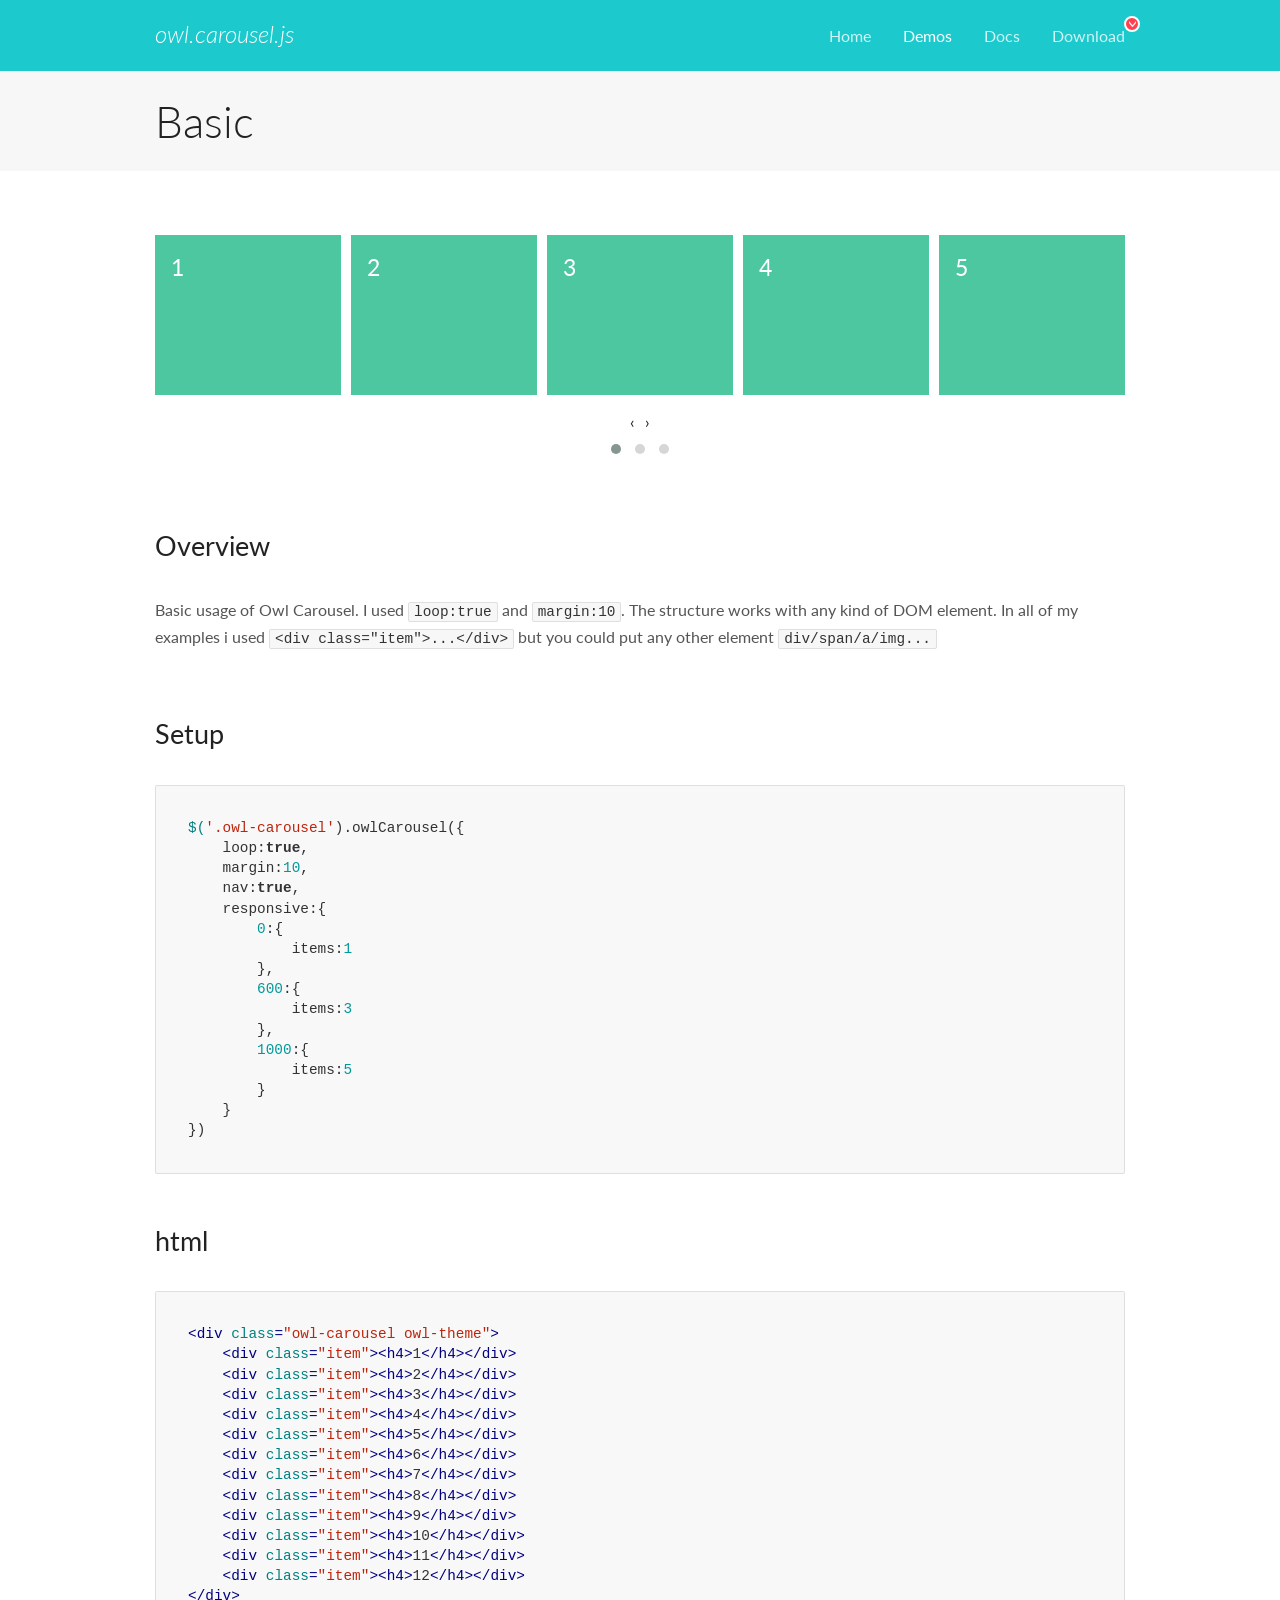
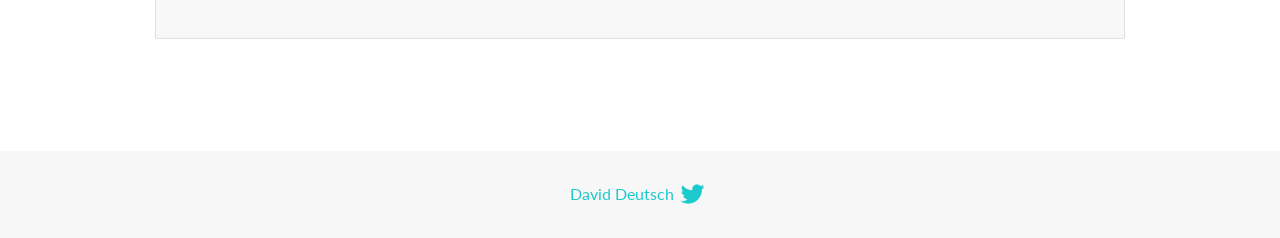
<file: api/OwlCarousel2-2.3.4/docs/demos/basic.html>
<!DOCTYPE html>
<html lang="en">
  <head>

    <!-- head -->
    <meta charset="utf-8">
    <meta name="msapplication-tap-highlight" content="no" />
    <meta name="viewport" content="width=device-width, initial-scale=1.0" />
    <meta name="description" content="Basic usage demo">
    <meta name="author" content="David Deutsch">
    <title>
      Basic Demo | Owl Carousel | 2.3.4
    </title>

    <!-- Stylesheets -->
    <link href='https://fonts.googleapis.com/css?family=Lato:300,400,700,400italic,300italic' rel='stylesheet' type='text/css'>
    <link rel="stylesheet" href="../assets/css/docs.theme.min.css">

    <!-- Owl Stylesheets -->
    <link rel="stylesheet" href="../assets/owlcarousel/assets/owl.carousel.min.css">
    <link rel="stylesheet" href="../assets/owlcarousel/assets/owl.theme.default.min.css">

    <!-- HTML5 shim and Respond.js IE8 support of HTML5 elements and media queries -->

    <!--[if lt IE 9]>
      <script src="https://oss.maxcdn.com/libs/html5shiv/3.7.0/html5shiv.js"></script>
      <script src="https://oss.maxcdn.com/libs/respond.js/1.3.0/respond.min.js"></script>
    <![endif]-->

    <!-- Favicons -->
    <link rel="apple-touch-icon-precomposed" sizes="144x144" href="../assets/ico/apple-touch-icon-144-precomposed.png">
    <link rel="shortcut icon" href="../assets/ico/favicon.png">
    <link rel="shortcut icon" href="favicon.ico">

    <!-- Yeah i know js should not be in header. Its required for demos.-->

    <!-- javascript -->
    <script src="../assets/vendors/jquery.min.js"></script>
    <script src="../assets/owlcarousel/owl.carousel.js"></script>
  </head>
  <body>

    <!-- header -->
    <header class="header">
      <div class="row">
        <div class="large-12 columns">
          <div class="brand left">
            <h3>
              <a href="/OwlCarousel2/">owl.carousel.js</a> 
            </h3>
          </div>
          <a id="toggle-nav" class="right">
            <span></span> <span></span> <span></span> 
          </a> 
          <div class="nav-bar">
            <ul class="clearfix">
              <li> <a href="/OwlCarousel2/index.html">Home</a>  </li>
              <li class="active">
                <a href="/OwlCarousel2/demos/demos.html">Demos</a> 
              </li>
              <li> <a href="/OwlCarousel2/docs/started-welcome.html">Docs</a>  </li>
              <li>
                <a href="https://github.com/OwlCarousel2/OwlCarousel2/archive/2.3.4.zip">Download</a> 
                <span class="download"></span> 
              </li>
            </ul>
          </div>
        </div>
      </div>
    </header>

    <!-- title -->
    <section class="title">
      <div class="row">
        <div class="large-12 columns">
          <h1>Basic</h1>
        </div>
      </div>
    </section>

    <!--  Demos -->
    <section id="demos">
      <div class="row">
        <div class="large-12 columns">
          <div class="owl-carousel owl-theme">
            <div class="item">
              <h4>1</h4>
            </div>
            <div class="item">
              <h4>2</h4>
            </div>
            <div class="item">
              <h4>3</h4>
            </div>
            <div class="item">
              <h4>4</h4>
            </div>
            <div class="item">
              <h4>5</h4>
            </div>
            <div class="item">
              <h4>6</h4>
            </div>
            <div class="item">
              <h4>7</h4>
            </div>
            <div class="item">
              <h4>8</h4>
            </div>
            <div class="item">
              <h4>9</h4>
            </div>
            <div class="item">
              <h4>10</h4>
            </div>
            <div class="item">
              <h4>11</h4>
            </div>
            <div class="item">
              <h4>12</h4>
            </div>
          </div>
          <h3 id="overview">Overview</h3>
          <p>Basic usage of Owl Carousel. I used <code>loop:true</code> and <code>margin:10</code>. The structure works with any kind of DOM element. In all of my examples i used <code>&lt;div class=&quot;item&quot;&gt;...&lt;/div&gt;</code> but you could
            put any other element <code>div/span/a/img...</code></p>
          <h3 id="setup">Setup</h3>
          <pre><code>$(&#39;.owl-carousel&#39;).owlCarousel({
    loop:true,
    margin:10,
    nav:true,
    responsive:{
        0:{
            items:1
        },
        600:{
            items:3
        },
        1000:{
            items:5
        }
    }
})</code></pre>
          <h3 id="html">html</h3>
          <pre><code>&lt;div class=&quot;owl-carousel owl-theme&quot;&gt;
    &lt;div class=&quot;item&quot;&gt;&lt;h4&gt;1&lt;/h4&gt;&lt;/div&gt;
    &lt;div class=&quot;item&quot;&gt;&lt;h4&gt;2&lt;/h4&gt;&lt;/div&gt;
    &lt;div class=&quot;item&quot;&gt;&lt;h4&gt;3&lt;/h4&gt;&lt;/div&gt;
    &lt;div class=&quot;item&quot;&gt;&lt;h4&gt;4&lt;/h4&gt;&lt;/div&gt;
    &lt;div class=&quot;item&quot;&gt;&lt;h4&gt;5&lt;/h4&gt;&lt;/div&gt;
    &lt;div class=&quot;item&quot;&gt;&lt;h4&gt;6&lt;/h4&gt;&lt;/div&gt;
    &lt;div class=&quot;item&quot;&gt;&lt;h4&gt;7&lt;/h4&gt;&lt;/div&gt;
    &lt;div class=&quot;item&quot;&gt;&lt;h4&gt;8&lt;/h4&gt;&lt;/div&gt;
    &lt;div class=&quot;item&quot;&gt;&lt;h4&gt;9&lt;/h4&gt;&lt;/div&gt;
    &lt;div class=&quot;item&quot;&gt;&lt;h4&gt;10&lt;/h4&gt;&lt;/div&gt;
    &lt;div class=&quot;item&quot;&gt;&lt;h4&gt;11&lt;/h4&gt;&lt;/div&gt;
    &lt;div class=&quot;item&quot;&gt;&lt;h4&gt;12&lt;/h4&gt;&lt;/div&gt;
&lt;/div&gt;</code></pre>
          <script>
            $(document).ready(function() {
              var owl = $('.owl-carousel');
              owl.owlCarousel({
                margin: 10,
                nav: true,
                loop: true,
                responsive: {
                  0: {
                    items: 1
                  },
                  600: {
                    items: 3
                  },
                  1000: {
                    items: 5
                  }
                }
              })
            })
          </script>
        </div>
      </div>
    </section>

    <!-- footer -->
    <footer class="footer">
      <div class="row">
        <div class="large-12 columns">
          <h5>
            <a href="/OwlCarousel2/docs/support-contact.html">David Deutsch</a> 
            <a id="custom-tweet-button" href="https://twitter.com/share?url=https://github.com/OwlCarousel2/OwlCarousel2&text=Owl Carousel - This is so awesome! " target="_blank"></a> 
          </h5>
        </div>
      </div>
    </footer>

    <!-- vendors -->
    <script src="../assets/vendors/highlight.js"></script>
    <script src="../assets/js/app.js"></script>
  </body>
</html>
</file>
<file: api/Glider.js-master/docs/assets/css/noscript.css>
/*
	Stellar by HTML5 UP
	html5up.net | @ajlkn
	Free for personal and commercial use under the CCA 3.0 license (html5up.net/license)
*/

/* Header */

	body.is-preload #header.alt > * {
		opacity: 1;
	}

	body.is-preload #header.alt .logo {
		-moz-transform: none;
		-webkit-transform: none;
		-ms-transform: none;
		transform: none;
	}
</file>
<file: api/Glider.js-master/docs/assets/css/main.css>
@import url(font-awesome.min.css);
@import "https://fonts.googleapis.com/css?family=Source+Sans+Pro:300,400";

/*
  Stellar by HTML5 UP
  html5up.net | @ajlkn
  Free for personal and commercial use under the CCA 3.0 license (html5up.net/license)
*/

html, body, div, span, applet, object,
iframe, h1, h2, h3, h4, h5, h6, p, blockquote,
pre, a, abbr, acronym, address, big, cite,
code, del, dfn, em, img, ins, kbd, q, s, samp,
small, strike, strong, sub, sup, tt, var, b,
u, i, center, dl, dt, dd, ol, ul, li, fieldset,
form, label, legend, table, caption, tbody,
tfoot, thead, tr, th, td, article, aside,
canvas, details, embed, figure, figcaption,
footer, header, hgroup, menu, nav, output, ruby,
section, summary, time, mark, audio, video {
  margin: 0;
  padding: 0;
  border: 0;
  font-size: 100%;
  font: inherit;
  vertical-align: baseline;}

article, aside, details, figcaption, figure,
footer, header, hgroup, menu, nav, section {
  display: block;}

body {
  line-height: 1;
}

ol, ul {
  list-style: none;
}

blockquote, q {
  quotes: none;
}

  blockquote:before, blockquote:after, q:before, q:after {
    content: '';
    content: none;
  }

table {
  border-collapse: collapse;
  border-spacing: 0;
}

body {
  -webkit-text-size-adjust: none;
}

mark {
  background-color: transparent;
  color: inherit;
}

input::-moz-focus-inner {
  border: 0;
  padding: 0;
}

input, select, textarea {
  -moz-appearance: none;
  -webkit-appearance: none;
  -ms-appearance: none;
  appearance: none;
}

/* Basic */

  @-ms-viewport {
    width: device-width;
  }

  body {
    -ms-overflow-style: scrollbar;
  }

  @media screen and (max-width: 480px) {

    html, body {
      min-width: 320px;
    }

  }

  html {
    box-sizing: border-box;
  }

  *, *:before, *:after {
    box-sizing: inherit;
  }

  body {
    background-color: #935d8c;
    background-image: url("images/overlay.png"), -moz-linear-gradient(45deg, #e37682 15%, #5f4d93 85%);
    background-image: url("images/overlay.png"), -webkit-linear-gradient(45deg, #e37682 15%, #5f4d93 85%);
    background-image: url("images/overlay.png"), -ms-linear-gradient(45deg, #e37682 15%, #5f4d93 85%);
    background-image: url("images/overlay.png"), linear-gradient(45deg, #e37682 15%, #5f4d93 85%);
  }

    body.is-preload *, body.is-preload *:before, body.is-preload *:after {
      -moz-animation: none !important;
      -webkit-animation: none !important;
      -ms-animation: none !important;
      animation: none !important;
      -moz-transition: none !important;
      -webkit-transition: none !important;
      -ms-transition: none !important;
      transition: none !important;
    }

/* Type */

  body {
    background-color: #935d8c;
    color: rgba(255, 255, 255, 0.65);
  }

  body, input, select, textarea {
    font-family: "Source Sans Pro", Helvetica, sans-serif;
    font-size: 17pt;
    font-weight: 300;
    line-height: 1.65;
  }

    @media screen and (max-width: 1680px) {

      body, input, select, textarea {
        font-size: 14pt;
      }

    }

    @media screen and (max-width: 1280px) {

      body, input, select, textarea {
        font-size: 12pt;
      }

    }

    @media screen and (max-width: 360px) {

      body, input, select, textarea {
        font-size: 11pt;
      }

    }

  a {
    -moz-transition: color 0.2s ease, border-bottom 0.2s ease;
    -webkit-transition: color 0.2s ease, border-bottom 0.2s ease;
    -ms-transition: color 0.2s ease, border-bottom 0.2s ease;
    transition: color 0.2s ease, border-bottom 0.2s ease;
    text-decoration: none;
    border-bottom: dotted 1px;
    color: inherit;
  }

    a:hover {
      border-bottom-color: transparent;
    }

  strong, b {
    font-weight: 400;
  }

  em, i {
    font-style: italic;
  }

  p {
    margin: 0 0 2em 0;
  }

    p.content {
      -moz-columns: 20em 2;
      -webkit-columns: 20em 2;
      -ms-columns: 20em 2;
      columns: 20em 2;
      -moz-column-gap: 2em;
      -webkit-column-gap: 2em;
      -ms-column-gap: 2em;
      column-gap: 2em;
      text-align: justify;
    }

  h1, h2, h3, h4, h5, h6 {
    font-weight: 300;
    line-height: 1.5;
    margin: 0 0 0.7em 0;
    letter-spacing: -0.025em;
  }

    h1 a, h2 a, h3 a, h4 a, h5 a, h6 a {
      color: inherit;
      text-decoration: none;
    }

  h1 {
    font-size: 2.5em;
    line-height: 1.2;
  }

  h2 {
    font-size: 1.5em;
  }

  h3 {
    font-size: 1.25em;
  }

  h4 {
    font-size: 1.1em;
  }

  h5 {
    font-size: 0.9em;
  }

  h6 {
    font-size: 0.7em;
  }

  @media screen and (max-width: 736px) {

    h1 {
      font-size: 2em;
    }

  }

  sub {
    font-size: 0.8em;
    position: relative;
    top: 0.5em;
  }

  sup {
    font-size: 0.8em;
    position: relative;
    top: -0.5em;
  }

  blockquote {
    border-left: solid 4px;
    font-style: italic;
    margin: 0 0 2em 0;
    padding: 0.5em 0 0.5em 2em;
  }

  code {
    border-radius: 8px;
    border: solid 1px;
    font-family: "Courier New", monospace;
    font-size: 0.9em;
    margin: 0 0.25em;
    padding: 0.25em 0.65em;
  }

  pre {
    -webkit-overflow-scrolling: touch;
    font-family: "Courier New", monospace;
    font-size: 0.9em;
    margin: 0 0 2em 0;
  }

    pre code {
      display: block;
      line-height: 1.75;
      padding: 1em 1.5em;
      overflow-x: auto;
    }

  hr {
    border: 0;
    border-bottom: solid 1px;
    margin: 2em 0;
  }

    hr.major {
      margin: 3em 0;
    }

  .align-left {
    text-align: left;
  }

  .align-center {
    text-align: center;
  }

  .align-right {
    text-align: right;
  }

  input, select, textarea {
    color: #ffffff;
  }

  a:hover {
    color: #ffffff;
  }

  strong, b {
    color: #ffffff;
  }

  h1, h2, h3, h4, h5, h6 {
    color: #ffffff;
  }

  blockquote {
    border-left-color: rgba(255, 255, 255, 0.35);
  }

  code {
    background: rgba(255, 255, 255, 0.075);
    border-color: rgba(255, 255, 255, 0.35);
  }

  hr {
    border-bottom-color: rgba(255, 255, 255, 0.35);
  }

/* Row */

  .row {
    display: flex;
    flex-wrap: wrap;
    box-sizing: border-box;
    align-items: stretch;
  }

    .row > * {
      box-sizing: border-box;
    }

    .row.gtr-uniform > * > :last-child {
      margin-bottom: 0;
    }

    .row.aln-left {
      justify-content: flex-start;
    }

    .row.aln-center {
      justify-content: center;
    }

    .row.aln-right {
      justify-content: flex-end;
    }

    .row.aln-top {
      align-items: flex-start;
    }

    .row.aln-middle {
      align-items: center;
    }

    .row.aln-bottom {
      align-items: flex-end;
    }

    .row > .imp {
      order: -1;
    }

    .row > .col-1 {
      width: 8.3333333333%;
    }

    .row > .off-1 {
      margin-left: 8.3333333333%;
    }

    .row > .col-2 {
      width: 16.6666666667%;
    }

    .row > .off-2 {
      margin-left: 16.6666666667%;
    }

    .row > .col-3 {
      width: 25%;
    }

    .row > .off-3 {
      margin-left: 25%;
    }

    .row > .col-4 {
      width: 33.3333333333%;
    }

    .row > .off-4 {
      margin-left: 33.3333333333%;
    }

    .row > .col-5 {
      width: 41.6666666667%;
    }

    .row > .off-5 {
      margin-left: 41.6666666667%;
    }

    .row > .col-6 {
      width: 50%;
    }

    .row > .off-6 {
      margin-left: 50%;
    }

    .row > .col-7 {
      width: 58.3333333333%;
    }

    .row > .off-7 {
      margin-left: 58.3333333333%;
    }

    .row > .col-8 {
      width: 66.6666666667%;
    }

    .row > .off-8 {
      margin-left: 66.6666666667%;
    }

    .row > .col-9 {
      width: 75%;
    }

    .row > .off-9 {
      margin-left: 75%;
    }

    .row > .col-10 {
      width: 83.3333333333%;
    }

    .row > .off-10 {
      margin-left: 83.3333333333%;
    }

    .row > .col-11 {
      width: 91.6666666667%;
    }

    .row > .off-11 {
      margin-left: 91.6666666667%;
    }

    .row > .col-12 {
      width: 100%;
    }

    .row > .off-12 {
      margin-left: 100%;
    }

    .row.gtr-0 {
      margin-top: 0;
      margin-left: 0em;
    }

      .row.gtr-0 > * {
        padding: 0 0 0 0em;
      }

      .row.gtr-0.gtr-uniform {
        margin-top: 0em;
      }

        .row.gtr-0.gtr-uniform > * {
          padding-top: 0em;
        }

    .row.gtr-25 {
      margin-top: 0;
      margin-left: -0.375em;
    }

      .row.gtr-25 > * {
        padding: 0 0 0 0.375em;
      }

      .row.gtr-25.gtr-uniform {
        margin-top: -0.375em;
      }

        .row.gtr-25.gtr-uniform > * {
          padding-top: 0.375em;
        }

    .row.gtr-50 {
      margin-top: 0;
      margin-left: -0.75em;
    }

      .row.gtr-50 > * {
        padding: 0 0 0 0.75em;
      }

      .row.gtr-50.gtr-uniform {
        margin-top: -0.75em;
      }

        .row.gtr-50.gtr-uniform > * {
          padding-top: 0.75em;
        }

    .row {
      margin-top: 0;
      margin-left: -1.5em;
    }

      .row > * {
        padding: 0 0 0 1.5em;
      }

      .row.gtr-uniform {
        margin-top: -1.5em;
      }

        .row.gtr-uniform > * {
          padding-top: 1.5em;
        }

    .row.gtr-150 {
      margin-top: 0;
      margin-left: -2.25em;
    }

      .row.gtr-150 > * {
        padding: 0 0 0 2.25em;
      }

      .row.gtr-150.gtr-uniform {
        margin-top: -2.25em;
      }

        .row.gtr-150.gtr-uniform > * {
          padding-top: 2.25em;
        }

    .row.gtr-200 {
      margin-top: 0;
      margin-left: -3em;
    }

      .row.gtr-200 > * {
        padding: 0 0 0 3em;
      }

      .row.gtr-200.gtr-uniform {
        margin-top: -3em;
      }

        .row.gtr-200.gtr-uniform > * {
          padding-top: 3em;
        }

    @media screen and (max-width: 1680px) {

      .row {
        display: flex;
        flex-wrap: wrap;
        box-sizing: border-box;
        align-items: stretch;
      }

        .row > * {
          box-sizing: border-box;
        }

        .row.gtr-uniform > * > :last-child {
          margin-bottom: 0;
        }

        .row.aln-left {
          justify-content: flex-start;
        }

        .row.aln-center {
          justify-content: center;
        }

        .row.aln-right {
          justify-content: flex-end;
        }

        .row.aln-top {
          align-items: flex-start;
        }

        .row.aln-middle {
          align-items: center;
        }

        .row.aln-bottom {
          align-items: flex-end;
        }

        .row > .imp-xlarge {
          order: -1;
        }

        .row > .col-1-xlarge {
          width: 8.3333333333%;
        }

        .row > .off-1-xlarge {
          margin-left: 8.3333333333%;
        }

        .row > .col-2-xlarge {
          width: 16.6666666667%;
        }

        .row > .off-2-xlarge {
          margin-left: 16.6666666667%;
        }

        .row > .col-3-xlarge {
          width: 25%;
        }

        .row > .off-3-xlarge {
          margin-left: 25%;
        }

        .row > .col-4-xlarge {
          width: 33.3333333333%;
        }

        .row > .off-4-xlarge {
          margin-left: 33.3333333333%;
        }

        .row > .col-5-xlarge {
          width: 41.6666666667%;
        }

        .row > .off-5-xlarge {
          margin-left: 41.6666666667%;
        }

        .row > .col-6-xlarge {
          width: 50%;
        }

        .row > .off-6-xlarge {
          margin-left: 50%;
        }

        .row > .col-7-xlarge {
          width: 58.3333333333%;
        }

        .row > .off-7-xlarge {
          margin-left: 58.3333333333%;
        }

        .row > .col-8-xlarge {
          width: 66.6666666667%;
        }

        .row > .off-8-xlarge {
          margin-left: 66.6666666667%;
        }

        .row > .col-9-xlarge {
          width: 75%;
        }

        .row > .off-9-xlarge {
          margin-left: 75%;
        }

        .row > .col-10-xlarge {
          width: 83.3333333333%;
        }

        .row > .off-10-xlarge {
          margin-left: 83.3333333333%;
        }

        .row > .col-11-xlarge {
          width: 91.6666666667%;
        }

        .row > .off-11-xlarge {
          margin-left: 91.6666666667%;
        }

        .row > .col-12-xlarge {
          width: 100%;
        }

        .row > .off-12-xlarge {
          margin-left: 100%;
        }

        .row.gtr-0 {
          margin-top: 0;
          margin-left: 0em;
        }

          .row.gtr-0 > * {
            padding: 0 0 0 0em;
          }

          .row.gtr-0.gtr-uniform {
            margin-top: 0em;
          }

            .row.gtr-0.gtr-uniform > * {
              padding-top: 0em;
            }

        .row.gtr-25 {
          margin-top: 0;
          margin-left: -0.375em;
        }

          .row.gtr-25 > * {
            padding: 0 0 0 0.375em;
          }

          .row.gtr-25.gtr-uniform {
            margin-top: -0.375em;
          }

            .row.gtr-25.gtr-uniform > * {
              padding-top: 0.375em;
            }

        .row.gtr-50 {
          margin-top: 0;
          margin-left: -0.75em;
        }

          .row.gtr-50 > * {
            padding: 0 0 0 0.75em;
          }

          .row.gtr-50.gtr-uniform {
            margin-top: -0.75em;
          }

            .row.gtr-50.gtr-uniform > * {
              padding-top: 0.75em;
            }

        .row {
          margin-top: 0;
          margin-left: -1.5em;
        }

          .row > * {
            padding: 0 0 0 1.5em;
          }

          .row.gtr-uniform {
            margin-top: -1.5em;
          }

            .row.gtr-uniform > * {
              padding-top: 1.5em;
            }

        .row.gtr-150 {
          margin-top: 0;
          margin-left: -2.25em;
        }

          .row.gtr-150 > * {
            padding: 0 0 0 2.25em;
          }

          .row.gtr-150.gtr-uniform {
            margin-top: -2.25em;
          }

            .row.gtr-150.gtr-uniform > * {
              padding-top: 2.25em;
            }

        .row.gtr-200 {
          margin-top: 0;
          margin-left: -3em;
        }

          .row.gtr-200 > * {
            padding: 0 0 0 3em;
          }

          .row.gtr-200.gtr-uniform {
            margin-top: -3em;
          }

            .row.gtr-200.gtr-uniform > * {
              padding-top: 3em;
            }

    }

    @media screen and (max-width: 1280px) {

      .row {
        display: flex;
        flex-wrap: wrap;
        box-sizing: border-box;
        align-items: stretch;
      }

        .row > * {
          box-sizing: border-box;
        }

        .row.gtr-uniform > * > :last-child {
          margin-bottom: 0;
        }

        .row.aln-left {
          justify-content: flex-start;
        }

        .row.aln-center {
          justify-content: center;
        }

        .row.aln-right {
          justify-content: flex-end;
        }

        .row.aln-top {
          align-items: flex-start;
        }

        .row.aln-middle {
          align-items: center;
        }

        .row.aln-bottom {
          align-items: flex-end;
        }

        .row > .imp-large {
          order: -1;
        }

        .row > .col-1-large {
          width: 8.3333333333%;
        }

        .row > .off-1-large {
          margin-left: 8.3333333333%;
        }

        .row > .col-2-large {
          width: 16.6666666667%;
        }

        .row > .off-2-large {
          margin-left: 16.6666666667%;
        }

        .row > .col-3-large {
          width: 25%;
        }

        .row > .off-3-large {
          margin-left: 25%;
        }

        .row > .col-4-large {
          width: 33.3333333333%;
        }

        .row > .off-4-large {
          margin-left: 33.3333333333%;
        }

        .row > .col-5-large {
          width: 41.6666666667%;
        }

        .row > .off-5-large {
          margin-left: 41.6666666667%;
        }

        .row > .col-6-large {
          width: 50%;
        }

        .row > .off-6-large {
          margin-left: 50%;
        }

        .row > .col-7-large {
          width: 58.3333333333%;
        }

        .row > .off-7-large {
          margin-left: 58.3333333333%;
        }

        .row > .col-8-large {
          width: 66.6666666667%;
        }

        .row > .off-8-large {
          margin-left: 66.6666666667%;
        }

        .row > .col-9-large {
          width: 75%;
        }

        .row > .off-9-large {
          margin-left: 75%;
        }

        .row > .col-10-large {
          width: 83.3333333333%;
        }

        .row > .off-10-large {
          margin-left: 83.3333333333%;
        }

        .row > .col-11-large {
          width: 91.6666666667%;
        }

        .row > .off-11-large {
          margin-left: 91.6666666667%;
        }

        .row > .col-12-large {
          width: 100%;
        }

        .row > .off-12-large {
          margin-left: 100%;
        }

        .row.gtr-0 {
          margin-top: 0;
          margin-left: 0em;
        }

          .row.gtr-0 > * {
            padding: 0 0 0 0em;
          }

          .row.gtr-0.gtr-uniform {
            margin-top: 0em;
          }

            .row.gtr-0.gtr-uniform > * {
              padding-top: 0em;
            }

        .row.gtr-25 {
          margin-top: 0;
          margin-left: -0.375em;
        }

          .row.gtr-25 > * {
            padding: 0 0 0 0.375em;
          }

          .row.gtr-25.gtr-uniform {
            margin-top: -0.375em;
          }

            .row.gtr-25.gtr-uniform > * {
              padding-top: 0.375em;
            }

        .row.gtr-50 {
          margin-top: 0;
          margin-left: -0.75em;
        }

          .row.gtr-50 > * {
            padding: 0 0 0 0.75em;
          }

          .row.gtr-50.gtr-uniform {
            margin-top: -0.75em;
          }

            .row.gtr-50.gtr-uniform > * {
              padding-top: 0.75em;
            }

        .row {
          margin-top: 0;
          margin-left: -1.5em;
        }

          .row > * {
            padding: 0 0 0 1.5em;
          }

          .row.gtr-uniform {
            margin-top: -1.5em;
          }

            .row.gtr-uniform > * {
              padding-top: 1.5em;
            }

        .row.gtr-150 {
          margin-top: 0;
          margin-left: -2.25em;
        }

          .row.gtr-150 > * {
            padding: 0 0 0 2.25em;
          }

          .row.gtr-150.gtr-uniform {
            margin-top: -2.25em;
          }

            .row.gtr-150.gtr-uniform > * {
              padding-top: 2.25em;
            }

        .row.gtr-200 {
          margin-top: 0;
          margin-left: -3em;
        }

          .row.gtr-200 > * {
            padding: 0 0 0 3em;
          }

          .row.gtr-200.gtr-uniform {
            margin-top: -3em;
          }

            .row.gtr-200.gtr-uniform > * {
              padding-top: 3em;
            }

    }

    @media screen and (max-width: 980px) {

      .row {
        display: flex;
        flex-wrap: wrap;
        box-sizing: border-box;
        align-items: stretch;
      }

        .row > * {
          box-sizing: border-box;
        }

        .row.gtr-uniform > * > :last-child {
          margin-bottom: 0;
        }

        .row.aln-left {
          justify-content: flex-start;
        }

        .row.aln-center {
          justify-content: center;
        }

        .row.aln-right {
          justify-content: flex-end;
        }

        .row.aln-top {
          align-items: flex-start;
        }

        .row.aln-middle {
          align-items: center;
        }

        .row.aln-bottom {
          align-items: flex-end;
        }

        .row > .imp-medium {
          order: -1;
        }

        .row > .col-1-medium {
          width: 8.3333333333%;
        }

        .row > .off-1-medium {
          margin-left: 8.3333333333%;
        }

        .row > .col-2-medium {
          width: 16.6666666667%;
        }

        .row > .off-2-medium {
          margin-left: 16.6666666667%;
        }

        .row > .col-3-medium {
          width: 25%;
        }

        .row > .off-3-medium {
          margin-left: 25%;
        }

        .row > .col-4-medium {
          width: 33.3333333333%;
        }

        .row > .off-4-medium {
          margin-left: 33.3333333333%;
        }

        .row > .col-5-medium {
          width: 41.6666666667%;
        }

        .row > .off-5-medium {
          margin-left: 41.6666666667%;
        }

        .row > .col-6-medium {
          width: 50%;
        }

        .row > .off-6-medium {
          margin-left: 50%;
        }

        .row > .col-7-medium {
          width: 58.3333333333%;
        }

        .row > .off-7-medium {
          margin-left: 58.3333333333%;
        }

        .row > .col-8-medium {
          width: 66.6666666667%;
        }

        .row > .off-8-medium {
          margin-left: 66.6666666667%;
        }

        .row > .col-9-medium {
          width: 75%;
        }

        .row > .off-9-medium {
          margin-left: 75%;
        }

        .row > .col-10-medium {
          width: 83.3333333333%;
        }

        .row > .off-10-medium {
          margin-left: 83.3333333333%;
        }

        .row > .col-11-medium {
          width: 91.6666666667%;
        }

        .row > .off-11-medium {
          margin-left: 91.6666666667%;
        }

        .row > .col-12-medium {
          width: 100%;
        }

        .row > .off-12-medium {
          margin-left: 100%;
        }

        .row.gtr-0 {
          margin-top: 0;
          margin-left: 0em;
        }

          .row.gtr-0 > * {
            padding: 0 0 0 0em;
          }

          .row.gtr-0.gtr-uniform {
            margin-top: 0em;
          }

            .row.gtr-0.gtr-uniform > * {
              padding-top: 0em;
            }

        .row.gtr-25 {
          margin-top: 0;
          margin-left: -0.375em;
        }

          .row.gtr-25 > * {
            padding: 0 0 0 0.375em;
          }

          .row.gtr-25.gtr-uniform {
            margin-top: -0.375em;
          }

            .row.gtr-25.gtr-uniform > * {
              padding-top: 0.375em;
            }

        .row.gtr-50 {
          margin-top: 0;
          margin-left: -0.75em;
        }

          .row.gtr-50 > * {
            padding: 0 0 0 0.75em;
          }

          .row.gtr-50.gtr-uniform {
            margin-top: -0.75em;
          }

            .row.gtr-50.gtr-uniform > * {
              padding-top: 0.75em;
            }

        .row {
          margin-top: 0;
          margin-left: -1.5em;
        }

          .row > * {
            padding: 0 0 0 1.5em;
          }

          .row.gtr-uniform {
            margin-top: -1.5em;
          }

            .row.gtr-uniform > * {
              padding-top: 1.5em;
            }

        .row.gtr-150 {
          margin-top: 0;
          margin-left: -2.25em;
        }

          .row.gtr-150 > * {
            padding: 0 0 0 2.25em;
          }

          .row.gtr-150.gtr-uniform {
            margin-top: -2.25em;
          }

            .row.gtr-150.gtr-uniform > * {
              padding-top: 2.25em;
            }

        .row.gtr-200 {
          margin-top: 0;
          margin-left: -3em;
        }

          .row.gtr-200 > * {
            padding: 0 0 0 3em;
          }

          .row.gtr-200.gtr-uniform {
            margin-top: -3em;
          }

            .row.gtr-200.gtr-uniform > * {
              padding-top: 3em;
            }

    }

    @media screen and (max-width: 736px) {

      .row {
        display: flex;
        flex-wrap: wrap;
        box-sizing: border-box;
        align-items: stretch;
      }

        .row > * {
          box-sizing: border-box;
        }

        .row.gtr-uniform > * > :last-child {
          margin-bottom: 0;
        }

        .row.aln-left {
          justify-content: flex-start;
        }

        .row.aln-center {
          justify-content: center;
        }

        .row.aln-right {
          justify-content: flex-end;
        }

        .row.aln-top {
          align-items: flex-start;
        }

        .row.aln-middle {
          align-items: center;
        }

        .row.aln-bottom {
          align-items: flex-end;
        }

        .row > .imp-small {
          order: -1;
        }

        .row > .col-1-small {
          width: 8.3333333333%;
        }

        .row > .off-1-small {
          margin-left: 8.3333333333%;
        }

        .row > .col-2-small {
          width: 16.6666666667%;
        }

        .row > .off-2-small {
          margin-left: 16.6666666667%;
        }

        .row > .col-3-small {
          width: 25%;
        }

        .row > .off-3-small {
          margin-left: 25%;
        }

        .row > .col-4-small {
          width: 33.3333333333%;
        }

        .row > .off-4-small {
          margin-left: 33.3333333333%;
        }

        .row > .col-5-small {
          width: 41.6666666667%;
        }

        .row > .off-5-small {
          margin-left: 41.6666666667%;
        }

        .row > .col-6-small {
          width: 50%;
        }

        .row > .off-6-small {
          margin-left: 50%;
        }

        .row > .col-7-small {
          width: 58.3333333333%;
        }

        .row > .off-7-small {
          margin-left: 58.3333333333%;
        }

        .row > .col-8-small {
          width: 66.6666666667%;
        }

        .row > .off-8-small {
          margin-left: 66.6666666667%;
        }

        .row > .col-9-small {
          width: 75%;
        }

        .row > .off-9-small {
          margin-left: 75%;
        }

        .row > .col-10-small {
          width: 83.3333333333%;
        }

        .row > .off-10-small {
          margin-left: 83.3333333333%;
        }

        .row > .col-11-small {
          width: 91.6666666667%;
        }

        .row > .off-11-small {
          margin-left: 91.6666666667%;
        }

        .row > .col-12-small {
          width: 100%;
        }

        .row > .off-12-small {
          margin-left: 100%;
        }

        .row.gtr-0 {
          margin-top: 0;
          margin-left: 0em;
        }

          .row.gtr-0 > * {
            padding: 0 0 0 0em;
          }

          .row.gtr-0.gtr-uniform {
            margin-top: 0em;
          }

            .row.gtr-0.gtr-uniform > * {
              padding-top: 0em;
            }

        .row.gtr-25 {
          margin-top: 0;
          margin-left: -0.25em;
        }

          .row.gtr-25 > * {
            padding: 0 0 0 0.25em;
          }

          .row.gtr-25.gtr-uniform {
            margin-top: -0.25em;
          }

            .row.gtr-25.gtr-uniform > * {
              padding-top: 0.25em;
            }

        .row.gtr-50 {
          margin-top: 0;
          margin-left: -0.5em;
        }

          .row.gtr-50 > * {
            padding: 0 0 0 0.5em;
          }

          .row.gtr-50.gtr-uniform {
            margin-top: -0.5em;
          }

            .row.gtr-50.gtr-uniform > * {
              padding-top: 0.5em;
            }

        .row {
          margin-top: 0;
          margin-left: -1em;
        }

          .row > * {
            padding: 0 0 0 1em;
          }

          .row.gtr-uniform {
            margin-top: -1em;
          }

            .row.gtr-uniform > * {
              padding-top: 1em;
            }

        .row.gtr-150 {
          margin-top: 0;
          margin-left: -1.5em;
        }

          .row.gtr-150 > * {
            padding: 0 0 0 1.5em;
          }

          .row.gtr-150.gtr-uniform {
            margin-top: -1.5em;
          }

            .row.gtr-150.gtr-uniform > * {
              padding-top: 1.5em;
            }

        .row.gtr-200 {
          margin-top: 0;
          margin-left: -2em;
        }

          .row.gtr-200 > * {
            padding: 0 0 0 2em;
          }

          .row.gtr-200.gtr-uniform {
            margin-top: -2em;
          }

            .row.gtr-200.gtr-uniform > * {
              padding-top: 2em;
            }

    }

    @media screen and (max-width: 480px) {

      .row {
        display: flex;
        flex-wrap: wrap;
        box-sizing: border-box;
        align-items: stretch;
      }

        .row > * {
          box-sizing: border-box;
        }

        .row.gtr-uniform > * > :last-child {
          margin-bottom: 0;
        }

        .row.aln-left {
          justify-content: flex-start;
        }

        .row.aln-center {
          justify-content: center;
        }

        .row.aln-right {
          justify-content: flex-end;
        }

        .row.aln-top {
          align-items: flex-start;
        }

        .row.aln-middle {
          align-items: center;
        }

        .row.aln-bottom {
          align-items: flex-end;
        }

        .row > .imp-xsmall {
          order: -1;
        }

        .row > .col-1-xsmall {
          width: 8.3333333333%;
        }

        .row > .off-1-xsmall {
          margin-left: 8.3333333333%;
        }

        .row > .col-2-xsmall {
          width: 16.6666666667%;
        }

        .row > .off-2-xsmall {
          margin-left: 16.6666666667%;
        }

        .row > .col-3-xsmall {
          width: 25%;
        }

        .row > .off-3-xsmall {
          margin-left: 25%;
        }

        .row > .col-4-xsmall {
          width: 33.3333333333%;
        }

        .row > .off-4-xsmall {
          margin-left: 33.3333333333%;
        }

        .row > .col-5-xsmall {
          width: 41.6666666667%;
        }

        .row > .off-5-xsmall {
          margin-left: 41.6666666667%;
        }

        .row > .col-6-xsmall {
          width: 50%;
        }

        .row > .off-6-xsmall {
          margin-left: 50%;
        }

        .row > .col-7-xsmall {
          width: 58.3333333333%;
        }

        .row > .off-7-xsmall {
          margin-left: 58.3333333333%;
        }

        .row > .col-8-xsmall {
          width: 66.6666666667%;
        }

        .row > .off-8-xsmall {
          margin-left: 66.6666666667%;
        }

        .row > .col-9-xsmall {
          width: 75%;
        }

        .row > .off-9-xsmall {
          margin-left: 75%;
        }

        .row > .col-10-xsmall {
          width: 83.3333333333%;
        }

        .row > .off-10-xsmall {
          margin-left: 83.3333333333%;
        }

        .row > .col-11-xsmall {
          width: 91.6666666667%;
        }

        .row > .off-11-xsmall {
          margin-left: 91.6666666667%;
        }

        .row > .col-12-xsmall {
          width: 100%;
        }

        .row > .off-12-xsmall {
          margin-left: 100%;
        }

        .row.gtr-0 {
          margin-top: 0;
          margin-left: 0em;
        }

          .row.gtr-0 > * {
            padding: 0 0 0 0em;
          }

          .row.gtr-0.gtr-uniform {
            margin-top: 0em;
          }

            .row.gtr-0.gtr-uniform > * {
              padding-top: 0em;
            }

        .row.gtr-25 {
          margin-top: 0;
          margin-left: -0.3125em;
        }

          .row.gtr-25 > * {
            padding: 0 0 0 0.3125em;
          }

          .row.gtr-25.gtr-uniform {
            margin-top: -0.3125em;
          }

            .row.gtr-25.gtr-uniform > * {
              padding-top: 0.3125em;
            }

        .row.gtr-50 {
          margin-top: 0;
          margin-left: -0.625em;
        }

          .row.gtr-50 > * {
            padding: 0 0 0 0.625em;
          }

          .row.gtr-50.gtr-uniform {
            margin-top: -0.625em;
          }

            .row.gtr-50.gtr-uniform > * {
              padding-top: 0.625em;
            }

        .row {
          margin-top: 0;
          margin-left: -1.25em;
        }

          .row > * {
            padding: 0 0 0 1.25em;
          }

          .row.gtr-uniform {
            margin-top: -1.25em;
          }

            .row.gtr-uniform > * {
              padding-top: 1.25em;
            }

        .row.gtr-150 {
          margin-top: 0;
          margin-left: -1.875em;
        }

          .row.gtr-150 > * {
            padding: 0 0 0 1.875em;
          }

          .row.gtr-150.gtr-uniform {
            margin-top: -1.875em;
          }

            .row.gtr-150.gtr-uniform > * {
              padding-top: 1.875em;
            }

        .row.gtr-200 {
          margin-top: 0;
          margin-left: -2.5em;
        }

          .row.gtr-200 > * {
            padding: 0 0 0 2.5em;
          }

          .row.gtr-200.gtr-uniform {
            margin-top: -2.5em;
          }

            .row.gtr-200.gtr-uniform > * {
              padding-top: 2.5em;
            }

    }

/* Box */

  .box {
    border-radius: 8px;
    border: solid;
    margin-bottom: 2em;
    padding: 1.5em;
  }

    .box > :last-child,
    .box > :last-child > :last-child,
    .box > :last-child > :last-child > :last-child {
      margin-bottom: 0;
    }

    .box.alt {
      border: 0;
      border-radius: 0;
      padding: 0;
    }

  .box {
    border-color: rgba(255, 255, 255, 0.35);
  }

/* Button */

  input[type="submit"],
  input[type="reset"],
  input[type="button"],
  .button {
    -moz-appearance: none;
    -webkit-appearance: none;
    -ms-appearance: none;
    appearance: none;
    -moz-transition: background-color 0.2s ease-in-out, color 0.2s ease-in-out;
    -webkit-transition: background-color 0.2s ease-in-out, color 0.2s ease-in-out;
    -ms-transition: background-color 0.2s ease-in-out, color 0.2s ease-in-out;
    transition: background-color 0.2s ease-in-out, color 0.2s ease-in-out;
    border-radius: 8px;
    border: 0;
    cursor: pointer;
    display: inline-block;
    font-weight: 300;
    height: 2.75em;
    line-height: 2.75em;
    min-width: 9.25em;
    padding: 0 1.5em;
    text-align: center;
    text-decoration: none;
    white-space: nowrap;
  }

    input[type="submit"].icon,
    input[type="reset"].icon,
    input[type="button"].icon,
    button.icon,
    .button.icon {
      padding-left: 1.35em;
    }

      input[type="submit"].icon:before,
      input[type="reset"].icon:before,
      input[type="button"].icon:before,
      button.icon:before,
      .button.icon:before {
        margin-right: 0.5em;
      }

    input[type="submit"].fit,
    input[type="reset"].fit,
    input[type="button"].fit,
    button.fit,
    .button.fit {
      width: 100%;
    }

    input[type="submit"].small,
    input[type="reset"].small,
    input[type="button"].small,
    button.small,
    .button.small {
      font-size: 0.8em;
    }

    input[type="submit"].large,
    input[type="reset"].large,
    input[type="button"].large,
    button.large,
    .button.large {
      font-size: 1.35em;
    }

    input[type="submit"].disabled, input[type="submit"]:disabled,
    input[type="reset"].disabled,
    input[type="reset"]:disabled,
    input[type="button"].disabled,
    input[type="button"]:disabled,
    .button.disabled,
    .button:disabled {
      pointer-events: none;
      opacity: 0.25;
    }

    @media screen and (max-width: 736px) {

      input[type="submit"],
      input[type="reset"],
      input[type="button"],
      .button {
        min-width: 0;
      }

    }

  input[type="submit"],
  input[type="reset"],
  input[type="button"],
  .button {
    background-color: transparent;
    box-shadow: inset 0 0 0 1px rgba(255, 255, 255, 0.35);
    color: #ffffff !important;
  }

    input[type="submit"]:hover,
    input[type="reset"]:hover,
    input[type="button"]:hover,
    .button:hover {
      background-color: rgba(255, 255, 255, 0.075);
    }

    input[type="submit"]:active,
    input[type="reset"]:active,
    input[type="button"]:active,
    .button:active {
      background-color: rgba(255, 255, 255, 0.2);
    }

    input[type="submit"].icon:before,
    input[type="reset"].icon:before,
    input[type="button"].icon:before,
    button.icon:before,
    .button.icon:before {
      color: rgba(255, 255, 255, 0.5);
    }

    input[type="submit"].primary,
    input[type="reset"].primary,
    input[type="button"].primary,
    button.primary,
    .button.primary {
      background-color: #8cc9f0;
      color: #ffffff !important;
      box-shadow: none;
    }

      input[type="submit"].primary:hover,
      input[type="reset"].primary:hover,
      input[type="button"].primary:hover,
      button.primary:hover,
      .button.primary:hover {
        background-color: #9acff2;
      }

      input[type="submit"].primary:active,
      input[type="reset"].primary:active,
      input[type="button"].primary:active,
      button.primary:active,
      .button.primary:active {
        background-color: #7ec3ee;
      }

      input[type="submit"].primary.icon:before,
      input[type="reset"].primary.icon:before,
      input[type="button"].primary.icon:before,
      button.primary.icon:before,
      .button.primary.icon:before {
        color: #ffffff !important;
      }

/* Form */

  form {
    margin: 0 0 2em 0;
  }

  label {
    display: block;
    font-size: 0.9em;
    font-weight: 400;
    margin: 0 0 1em 0;
  }

  input[type="text"],
  input[type="password"],
  input[type="email"],
  select,
  textarea {
    -moz-appearance: none;
    -webkit-appearance: none;
    -ms-appearance: none;
    appearance: none;
    border-radius: 8px;
    border: solid 1px;
    color: inherit;
    display: block;
    outline: 0;
    padding: 0 1em;
    text-decoration: none;
    width: 100%;
  }

    input[type="text"]:invalid,
    input[type="password"]:invalid,
    input[type="email"]:invalid,
    select:invalid,
    textarea:invalid {
      box-shadow: none;
    }

  select {
    background-size: 1.25rem;
    background-repeat: no-repeat;
    background-position: calc(100% - 1rem) center;
    height: 2.75em;
    padding-right: 2.75em;
    text-overflow: ellipsis;
  }

    select:focus::-ms-value {
      background-color: transparent;
    }

    select::-ms-expand {
      display: none;
    }

  input[type="text"],
  input[type="password"],
  input[type="email"],
  select {
    height: 2.75em;
  }

  textarea {
    padding: 0.75em 1em;
  }

  input[type="checkbox"],
  input[type="radio"] {
    -moz-appearance: none;
    -webkit-appearance: none;
    -ms-appearance: none;
    appearance: none;
    display: block;
    float: left;
    margin-right: -2em;
    opacity: 0;
    width: 1em;
    z-index: -1;
  }

    input[type="checkbox"] + label,
    input[type="radio"] + label {
      text-decoration: none;
      cursor: pointer;
      display: inline-block;
      font-size: 1em;
      font-weight: 300;
      padding-left: 2.4em;
      padding-right: 0.75em;
      position: relative;
    }

      input[type="checkbox"] + label:before,
      input[type="radio"] + label:before {
        -moz-osx-font-smoothing: grayscale;
        -webkit-font-smoothing: antialiased;
        font-family: FontAwesome;
        font-style: normal;
        font-weight: normal;
        text-transform: none !important;
      }

      input[type="checkbox"] + label:before,
      input[type="radio"] + label:before {
        border-radius: 8px;
        border: solid 1px;
        content: '';
        display: inline-block;
        height: 1.65em;
        left: 0;
        line-height: 1.58125em;
        position: absolute;
        text-align: center;
        top: 0;
        width: 1.65em;
      }

    input[type="checkbox"]:checked + label:before,
    input[type="radio"]:checked + label:before {
      content: '\f00c';
    }

  input[type="checkbox"] + label:before {
    border-radius: 8px;
  }

  input[type="radio"] + label:before {
    border-radius: 100%;
  }

  ::-webkit-input-placeholder {
    opacity: 1.0;
  }

  :-moz-placeholder {
    opacity: 1.0;
  }

  ::-moz-placeholder {
    opacity: 1.0;
  }

  :-ms-input-placeholder {
    opacity: 1.0;
  }

  label {
    color: #ffffff;
  }

  input[type="text"],
  input[type="password"],
  input[type="email"],
  select,
  textarea {
    background-color: rgba(255, 255, 255, 0.075);
    border-color: rgba(255, 255, 255, 0.35);
  }

    input[type="text"]:focus,
    input[type="password"]:focus,
    input[type="email"]:focus,
    select:focus,
    textarea:focus {
      border-color: #8cc9f0;
      box-shadow: 0 0 0 1px #8cc9f0;
    }

  select {
    background-image: url("data:image/svg+xml;charset=utf8,%3Csvg xmlns='http://www.w3.org/2000/svg' width='40' height='40' preserveAspectRatio='none' viewBox='0 0 40 40'%3E%3Cpath d='M9.4,12.3l10.4,10.4l10.4-10.4c0.2-0.2,0.5-0.4,0.9-0.4c0.3,0,0.6,0.1,0.9,0.4l3.3,3.3c0.2,0.2,0.4,0.5,0.4,0.9 c0,0.4-0.1,0.6-0.4,0.9L20.7,31.9c-0.2,0.2-0.5,0.4-0.9,0.4c-0.3,0-0.6-0.1-0.9-0.4L4.3,17.3c-0.2-0.2-0.4-0.5-0.4-0.9 c0-0.4,0.1-0.6,0.4-0.9l3.3-3.3c0.2-0.2,0.5-0.4,0.9-0.4S9.1,12.1,9.4,12.3z' fill='rgba(255, 255, 255, 0.35)' /%3E%3C/svg%3E");
  }

    select option {
      color: #ffffff;
      background: #935d8c;
    }

  input[type="checkbox"] + label,
  input[type="radio"] + label {
    color: rgba(255, 255, 255, 0.65);
  }

    input[type="checkbox"] + label:before,
    input[type="radio"] + label:before {
      background: rgba(255, 255, 255, 0.075);
      border-color: rgba(255, 255, 255, 0.35);
    }

  input[type="checkbox"]:checked + label:before,
  input[type="radio"]:checked + label:before {
    background-color: #ffffff;
    border-color: #ffffff;
    color: #935d8c;
  }

  input[type="checkbox"]:focus + label:before,
  input[type="radio"]:focus + label:before {
    border-color: #8cc9f0;
    box-shadow: 0 0 0 1px #8cc9f0;
  }

  ::-webkit-input-placeholder {
    color: rgba(255, 255, 255, 0.5) !important;
  }

  :-moz-placeholder {
    color: rgba(255, 255, 255, 0.5) !important;
  }

  ::-moz-placeholder {
    color: rgba(255, 255, 255, 0.5) !important;
  }

  :-ms-input-placeholder {
    color: rgba(255, 255, 255, 0.5) !important;
  }

  .formerize-placeholder {
    color: rgba(255, 255, 255, 0.5) !important;
  }

/* Icon */

  .icon {
    text-decoration: none;
    -moz-transition: background-color 0.2s ease-in-out, color 0.2s ease-in-out;
    -webkit-transition: background-color 0.2s ease-in-out, color 0.2s ease-in-out;
    -ms-transition: background-color 0.2s ease-in-out, color 0.2s ease-in-out;
    transition: background-color 0.2s ease-in-out, color 0.2s ease-in-out;
    border-bottom: none;
    position: relative;
  }

    .icon:before {
      -moz-osx-font-smoothing: grayscale;
      -webkit-font-smoothing: antialiased;
      font-family: FontAwesome;
      font-style: normal;
      font-weight: normal;
      text-transform: none !important;
    }

    .icon > .label {
      display: none;
    }

    .icon.major {
      border: solid 1px;
      display: inline-block;
      border-radius: 100%;
      padding: 0.65em;
      margin: 0 0 2em 0;
      cursor: default;
    }

      .icon.major:before {
        display: inline-block;
        font-size: 6.25rem;
        width: 2.25em;
        height: 2.25em;
        line-height: 2.2em;
        border-radius: 100%;
        border: solid 1px;
        text-align: center;
      }

    .icon.alt {
      display: inline-block;
      border: solid 1px;
      border-radius: 100%;
    }

      .icon.alt:before {
        display: block;
        font-size: 1.25em;
        width: 2em;
        height: 2em;
        text-align: center;
        line-height: 2em;
      }

    .icon.style1 {
      color: #efa8b0;
    }

    .icon.style2 {
      color: #c79cc8;
    }

    .icon.style3 {
      color: #a89cc8;
    }

    .icon.style4 {
      color: #9bb2e1;
    }

    .icon.style5 {
      color: #8cc9f0;
    }

    @media screen and (max-width: 1680px) {

      .icon.major:before {
        font-size: 5.5rem;
      }

    }

    @media screen and (max-width: 1280px) {

      .icon.major:before {
        font-size: 4.75rem;
      }

    }

    @media screen and (max-width: 736px) {

      .icon.major {
        margin: 0 0 1.5em 0;
        padding: 0.35em;
      }

        .icon.major:before {
          font-size: 3.5rem;
        }

    }

  .icon.major {
    border-color: rgba(255, 255, 255, 0.35);
  }

    .icon.major:before {
      border-color: rgba(255, 255, 255, 0.35);
    }

  .icon.alt {
    border-color: rgba(255, 255, 255, 0.35);
    color: #ffffff;
  }

    .icon.alt:hover {
      background-color: rgba(255, 255, 255, 0.075);
    }

    .icon.alt:active {
      background-color: rgba(255, 255, 255, 0.2);
    }

/* Image */

  .image {
    border-radius: 8px;
    border: 0;
    display: inline-block;
    position: relative;
  }

    .image img {
      border-radius: 8px;
      display: block;
    }

    .image.left, .image.right {
      max-width: 40%;
    }

      .image.left img, .image.right img {
        width: 100%;
      }

    .image.left {
      float: left;
      margin: 0 1.5em 1em 0;
      top: 0.25em;
    }

    .image.right {
      float: right;
      margin: 0 0 1em 1.5em;
      top: 0.25em;
    }

    .image.fit {
      display: block;
      margin: 0 0 2em 0;
      width: 100%;
    }

      .image.fit img {
        width: 100%;
      }

    .image.main {
      display: block;
      margin: 0 0 3em 0;
      width: 100%;
    }

      .image.main img {
        width: 100%;
      }

/* List */

  ol {
    list-style: decimal;
    margin: 0 0 2em 0;
    padding-left: 1.25em;
  }

    ol li {
      padding-left: 0.25em;
    }

  ul {
    list-style: disc;
    margin: 0 0 2em 0;
    padding-left: 1em;
  }

    ul li {
      padding-left: 0.5em;
    }

    ul.alt {
      list-style: none;
      padding-left: 0;
    }

      ul.alt li {
        border-top: solid 1px;
        padding: 0.5em 0;
      }

        ul.alt li:first-child {
          border-top: 0;
          padding-top: 0;
        }

  dl {
    margin: 0 0 2em 0;
  }

    dl dt {
      display: block;
      font-weight: 400;
      margin: 0 0 1em 0;
    }

    dl dd {
      margin-left: 2em;
    }

    dl.alt dt {
      display: block;
      width: 3em;
      margin: 0;
      clear: left;
      float: left;
    }

    dl.alt dd {
      margin: 0 0 0.85em 5.5em;
    }

    dl.alt:after {
      content: '';
      display: block;
      clear: both;
    }

  ul.alt li {
    border-top-color: rgba(255, 255, 255, 0.35);
  }

  dl dt {
    color: #ffffff;
  }

/* Actions */

  ul.actions {
    display: -moz-flex;
    display: -webkit-flex;
    display: -ms-flex;
    display: flex;
    cursor: default;
    list-style: none;
    margin-left: -1em;
    padding-left: 0;
  }

    ul.actions li {
      padding: 0 0 0 1em;
      vertical-align: middle;
    }

    ul.actions.special {
      -moz-justify-content: center;
      -webkit-justify-content: center;
      -ms-justify-content: center;
      justify-content: center;
      width: 100%;
      margin-left: 0;
    }

      ul.actions.special li:first-child {
        padding-left: 0;
      }

    ul.actions.stacked {
      -moz-flex-direction: column;
      -webkit-flex-direction: column;
      -ms-flex-direction: column;
      flex-direction: column;
      margin-left: 0;
    }

      ul.actions.stacked li {
        padding: 1.3em 0 0 0;
      }

        ul.actions.stacked li:first-child {
          padding-top: 0;
        }

    ul.actions.fit {
      width: calc(100% + 1em);
    }

      ul.actions.fit li {
        -moz-flex-grow: 1;
        -webkit-flex-grow: 1;
        -ms-flex-grow: 1;
        flex-grow: 1;
        -moz-flex-shrink: 1;
        -webkit-flex-shrink: 1;
        -ms-flex-shrink: 1;
        flex-shrink: 1;
        width: 100%;
      }

        ul.actions.fit li > * {
          width: 100%;
        }

      ul.actions.fit.stacked {
        width: 100%;
      }

    @media screen and (max-width: 480px) {

      ul.actions:not(.fixed) {
        -moz-flex-direction: column;
        -webkit-flex-direction: column;
        -ms-flex-direction: column;
        flex-direction: column;
        margin-left: 0;
        width: 100% !important;
      }

        ul.actions:not(.fixed) li {
          -moz-flex-grow: 1;
          -webkit-flex-grow: 1;
          -ms-flex-grow: 1;
          flex-grow: 1;
          -moz-flex-shrink: 1;
          -webkit-flex-shrink: 1;
          -ms-flex-shrink: 1;
          flex-shrink: 1;
          padding: 1em 0 0 0;
          text-align: center;
          width: 100%;
        }

          ul.actions:not(.fixed) li > * {
            width: 100%;
          }

          ul.actions:not(.fixed) li:first-child {
            padding-top: 0;
          }

          ul.actions:not(.fixed) li input[type="submit"],
          ul.actions:not(.fixed) li input[type="reset"],
          ul.actions:not(.fixed) li input[type="button"],
          ul.actions:not(.fixed) li button,
          ul.actions:not(.fixed) li .button {
            width: 100%;
          }

            ul.actions:not(.fixed) li input[type="submit"].icon:before,
            ul.actions:not(.fixed) li input[type="reset"].icon:before,
            ul.actions:not(.fixed) li input[type="button"].icon:before,
            ul.actions:not(.fixed) li button.icon:before,
            ul.actions:not(.fixed) li .button.icon:before {
              margin-left: -0.5rem;
            }

    }

/* Icons */

  ul.icons {
    cursor: default;
    list-style: none;
    padding-left: 0;
  }

    ul.icons li {
      display: inline-block;
      padding: 0 0.65em 0 0;
    }

      ul.icons li:last-child {
        padding-right: 0 !important;
      }

/* Section/Article */

  section.special, article.special {
    text-align: center;
  }

  header.major {
    margin-bottom: 3em;
  }

    header.major h2 {
      font-size: 2em;
    }

      header.major h2:after {
        display: block;
        content: '';
        width: 3.25em;
        height: 2px;
        margin: 0.7em 0 1em 0;
        border-radius: 2px;
      }

        section.special header.major h2:after, article.special header.major h2:after {
          margin-left: auto;
          margin-right: auto;
        }

    header.major p {
      font-size: 1.25em;
      letter-spacing: -0.025em;
    }

    header.major.special {
      text-align: center;
    }

      header.major.special h2:after {
        margin-left: auto;
        margin-right: auto;
      }

  footer.major {
    margin-top: 3em;
  }

  @media screen and (max-width: 736px) {

    header.major {
      margin-bottom: 0;
    }

      header.major h2 {
        font-size: 1.5em;
      }

      header.major p {
        font-size: 1em;
        letter-spacing: 0;
      }

        header.major p br {
          display: none;
        }

    footer.major {
      margin-top: 0;
    }

  }

  header.major h2:after {
    background-color: rgba(255, 255, 255, 0.35);
  }

/* Table */

  .table-wrapper {
    -webkit-overflow-scrolling: touch;
    overflow-x: auto;
  }

  table {
    margin: 0 0 2em 0;
    width: 100%;
  }

    table tbody tr {
      border: solid 1px;
      border-left: 0;
      border-right: 0;
    }

    table td {
      padding: 0.75em 0.75em;
    }

    table th {
      font-size: 0.9em;
      font-weight: 400;
      padding: 0 0.75em 0.75em 0.75em;
      text-align: left;
    }

    table thead {
      border-bottom: solid 2px;
    }

    table tfoot {
      border-top: solid 2px;
    }

    table.alt {
      border-collapse: separate;
    }

      table.alt tbody tr td {
        border: solid 1px;
        border-left-width: 0;
        border-top-width: 0;
      }

        table.alt tbody tr td:first-child {
          border-left-width: 1px;
        }

      table.alt tbody tr:first-child td {
        border-top-width: 1px;
      }

      table.alt thead {
        border-bottom: 0;
      }

      table.alt tfoot {
        border-top: 0;
      }

  table tbody tr {
    border-color: rgba(255, 255, 255, 0.35);
  }

    table tbody tr:nth-child(2n + 1) {
      background-color: rgba(255, 255, 255, 0.075);
    }

  table th {
    color: #ffffff;
  }

  table thead {
    border-bottom-color: rgba(255, 255, 255, 0.35);
  }

  table tfoot {
    border-top-color: rgba(255, 255, 255, 0.35);
  }

  table.alt tbody tr td {
    border-color: rgba(255, 255, 255, 0.35);
  }

/* Features */

  .features {
    display: -moz-flex;
    display: -webkit-flex;
    display: -ms-flex;
    display: flex;
    -moz-flex-wrap: wrap;
    -webkit-flex-wrap: wrap;
    -ms-flex-wrap: wrap;
    flex-wrap: wrap;
    -moz-justify-content: center;
    -webkit-justify-content: center;
    -ms-justify-content: center;
    justify-content: center;
    width: calc(100% + 2em);
    margin: 0 0 3em -2em;
    padding: 0;
    list-style: none;
  }

    .features li {
      width: calc(33.3333333333% - 2em);
      margin-left: 2em;
      margin-top: 3em;
      padding: 0;
    }

      .features li:nth-child(1), .features li:nth-child(2), .features li:nth-child(3) {
        margin-top: 0;
      }

      .features li > :last-child {
        margin-bottom: 0;
      }

    @media screen and (max-width: 980px) {

      .features li {
        width: calc(50% - 2em);
      }

        .features li:nth-child(3) {
          margin-top: 3em;
        }

    }

    @media screen and (max-width: 736px) {

      .features {
        width: 100%;
        margin: 0 0 2em 0;
      }

        .features li {
          width: 100%;
          margin-left: 0;
          margin-top: 2em;
        }

          .features li:nth-child(2), .features li:nth-child(3) {
            margin-top: 2em;
          }

    }

/* Statistics */

  .statistics {
    display: -moz-flex;
    display: -webkit-flex;
    display: -ms-flex;
    display: flex;
    width: 100%;
    margin: 0 0 3em 0;
    padding: 0;
    list-style: none;
    cursor: default;
  }

    .statistics li {
      -moz-flex: 1;
      -webkit-flex: 1;
      -ms-flex: 1;
      flex: 1;
      padding: 1.5em;
      color: #ffffff;
      text-align: center;
    }

      .statistics li.style1 {
        background-color: #efa8b0;
      }

      .statistics li.style2 {
        background-color: #c79cc8;
      }

      .statistics li.style3 {
        background-color: #a89cc8;
      }

      .statistics li.style4 {
        background-color: #9bb2e1;
      }

      .statistics li.style5 {
        background-color: #8cc9f0;
      }

      .statistics li strong, .statistics li b {
        display: block;
        font-size: 2em;
        line-height: 1.1;
        color: inherit !important;
        font-weight: 300;
        letter-spacing: -0.025em;
      }

      .statistics li:first-child {
        border-top-left-radius: 8px;
        border-bottom-left-radius: 8px;
      }

      .statistics li:last-child {
        border-top-right-radius: 8px;
        border-bottom-right-radius: 8px;
      }

      .statistics li .icon {
        display: inline-block;
      }

        .statistics li .icon:before {
          font-size: 2.75rem;
          line-height: 1.3;
        }

    @media screen and (max-width: 980px) {

      .statistics li strong, .statistics li b {
        font-size: 1.5em;
      }

    }

    @media screen and (max-width: 736px) {

      .statistics {
        display: block;
        width: 20em;
        max-width: 100%;
        margin: 0 auto 2em auto;
      }

        .statistics li:first-child {
          border-bottom-left-radius: 0;
          border-top-right-radius: 8px;
        }

        .statistics li:last-child {
          border-top-right-radius: 0;
          border-bottom-left-radius: 8px;
        }

        .statistics li .icon:before {
          font-size: 3.75rem;
        }

        .statistics li strong, .statistics li b {
          font-size: 2.5em;
        }

    }

/* Spotlight */

  .spotlight {
    display: -moz-flex;
    display: -webkit-flex;
    display: -ms-flex;
    display: flex;
    -moz-align-items: center;
    -webkit-align-items: center;
    -ms-align-items: center;
    align-items: center;
    margin: 0 0 2em 0;
  }

    .spotlight .content {
      -moz-flex: 1;
      -webkit-flex: 1;
      -ms-flex: 1;
      flex: 1;
    }

      .spotlight .content > :last-child {
        margin-bottom: 0;
      }

      .spotlight .content header.major {
        margin: 0 0 2em 0;
      }

    .spotlight .image {
      display: inline-block;
      margin-left: 4em;
      padding: 0.65em;
      border-radius: 100%;
      border: solid 1px;
    }

      .spotlight .image img {
        display: block;
        border-radius: 100%;
        width: 16em;
      }

    @media screen and (max-width: 980px) {

      .spotlight {
        -moz-flex-direction: column-reverse;
        -webkit-flex-direction: column-reverse;
        -ms-flex-direction: column-reverse;
        flex-direction: column-reverse;
        text-align: center;
      }

        .spotlight .content {
          -moz-flex: 0 1 auto;
          -webkit-flex: 0 1 auto;
          -ms-flex: 0 1 auto;
          flex: 0 1 auto;
          width: 100%;
        }

          .spotlight .content header.major h2:after {
            margin-left: auto;
            margin-right: auto;
          }

          .spotlight .content .actions {
            -moz-justify-content: center;
            -webkit-justify-content: center;
            -ms-justify-content: center;
            justify-content: center;
            width: calc(100% + 1em);
          }

        .spotlight .image {
          -moz-flex: 0 1 auto;
          -webkit-flex: 0 1 auto;
          -ms-flex: 0 1 auto;
          flex: 0 1 auto;
          margin-left: 0;
          margin-bottom: 2em;
        }

    }

    @media screen and (max-width: 736px) {

      .spotlight .image {
        padding: 0.35em;
      }

        .spotlight .image img {
          width: 12em;
        }

    }

  .spotlight .image {
    border-color: rgba(255, 255, 255, 0.35);
  }

/* Header */

  #header {
    padding: 5em 5em 1em 5em ;
    text-align: center;
  }

    #header h1 {
      margin: 0 0 0.25em 0;
    }

    #header p {
      font-size: 1.25em;
      letter-spacing: -0.025em;
    }

    #header.alt {
      padding: 7em 5em 4em 5em ;
    }

      #header.alt h1 {
        font-size: 3.25em;
      }

      #header.alt > * {
        -moz-transition: opacity .75s ease;
        -webkit-transition: opacity .75s ease;
        -ms-transition: opacity .75s ease;
        transition: opacity .75s ease;
        -moz-transition-delay: 0.25s;
        -webkit-transition-delay: 0.25s;
        -ms-transition-delay: 0.25s;
        transition-delay: 0.25s;
        opacity: 1;
      }

      #header.alt .logo {
        -moz-transition: opacity 1s ease, -moz-transform 0.75s ease;
        -webkit-transition: opacity 1s ease, -webkit-transform 0.75s ease;
        -ms-transition: opacity 1s ease, -ms-transform 0.75s ease;
        transition: opacity 1s ease, transform 0.75s ease;
        -moz-transition-delay: 0s;
        -webkit-transition-delay: 0s;
        -ms-transition-delay: 0s;
        transition-delay: 0s;
        display: block;
        margin: 0 0 1.5em 0;
      }

        #header.alt .logo img {
          display: block;
          margin: 0 auto;
          max-width: 75%;
        }

    @media screen and (max-width: 1280px) {

      #header {
        padding: 4em 4em 0.1em 4em ;
      }

        #header.alt {
          padding: 6em 4em 3em 4em ;
        }

    }

    @media screen and (max-width: 980px) {

      #header {
        padding: 4em 3em 0.1em 3em ;
      }

        #header.alt {
          padding: 5em 3em 2em 3em ;
        }

    }

    @media screen and (max-width: 736px) {

      #header {
        padding: 3em 2em 0.1em 2em ;
      }

        #header p {
          font-size: 1em;
          letter-spacing: 0;
        }

          #header p br {
            display: none;
          }

        #header.alt {
          padding: 4em 2em 1em 2em ;
        }

          #header.alt h1 {
            font-size: 2.5em;
          }

    }

    @media screen and (max-width: 480px) {

      #header {
        padding: 3em 1.5em 0.1em 1.5em ;
      }

        #header.alt {
          padding: 4em 1.5em 1em 1.5em ;
        }

    }

    @media screen and (max-width: 360px) {

      #header {
        padding: 2.5em 1em 0.1em 1em ;
      }

        #header.alt {
          padding: 3.5em 1em 0.5em 1em ;
        }

    }

    body.is-preload #header.alt > * {
      opacity: 0;
    }

    body.is-preload #header.alt .logo {
      -moz-transform: scale(0.8) rotate(-30deg);
      -webkit-transform: scale(0.8) rotate(-30deg);
      -ms-transform: scale(0.8) rotate(-30deg);
      transform: scale(0.8) rotate(-30deg);
    }

/* Nav */

  #nav {
    -moz-transition: background-color 0.2s ease, border-top-left-radius 0.2s ease, border-top-right-radius 0.2s ease, padding 0.2s ease;
    -webkit-transition: background-color 0.2s ease, border-top-left-radius 0.2s ease, border-top-right-radius 0.2s ease, padding 0.2s ease;
    -ms-transition: background-color 0.2s ease, border-top-left-radius 0.2s ease, border-top-right-radius 0.2s ease, padding 0.2s ease;
    transition: background-color 0.2s ease, border-top-left-radius 0.2s ease, border-top-right-radius 0.2s ease, padding 0.2s ease;
    background-color: #ffffff;
    color: #636363;
    position: absolute;
    width: 64em;
    max-width: calc(100% - 4em);
    padding: 1em;
    background-color: #f7f7f7;
    border-top-left-radius: 0.25em;
    border-top-right-radius: 0.25em;
    cursor: default;
    text-align: center;
  }

    #nav input, #nav select, #nav textarea {
      color: #636363;
    }

    #nav a:hover {
      color: #636363;
    }

    #nav strong, #nav b {
      color: #636363;
    }

    #nav h1, #nav h2, #nav h3, #nav h4, #nav h5, #nav h6 {
      color: #636363;
    }

    #nav blockquote {
      border-left-color: #dddddd;
    }

    #nav code {
      background: rgba(222, 222, 222, 0.25);
      border-color: #dddddd;
    }

    #nav hr {
      border-bottom-color: #dddddd;
    }

    #nav + #main {
      padding-top: 4.25em;
    }

    #nav ul {
      margin: 0;
      padding: 0;
      list-style: none;
    }

      #nav ul li {
        -moz-transition: margin 0.2s ease;
        -webkit-transition: margin 0.2s ease;
        -ms-transition: margin 0.2s ease;
        transition: margin 0.2s ease;
        display: inline-block;
        margin: 0 0.35em;
        padding: 0;
        vertical-align: middle;
      }

        #nav ul li a {
          -moz-transition: font-size 0.2s ease;
          -webkit-transition: font-size 0.2s ease;
          -ms-transition: font-size 0.2s ease;
          transition: font-size 0.2s ease;
          display: inline-block;
          height: 2.25em;
          line-height: 2.25em;
          padding: 0 1.25em;
          border: 0;
          border-radius: 8px;
          box-shadow: inset 0 0 0 1px transparent;
        }

          #nav ul li a:hover {
            background-color: rgba(222, 222, 222, 0.25);
          }

          #nav ul li a.active {
            background-color: #ffffff;
            box-shadow: none;
          }

    #nav.alt {
      position: fixed;
      top: 0;
      padding: 0.5em 1em;
      background-color: rgba(247, 247, 247, 0.95);
      border-top-left-radius: 0;
      border-top-right-radius: 0;
      z-index: 10000;
    }

      #nav.alt ul li {
        margin: 0 0.175em;
      }

        #nav.alt ul li a {
          font-size: 0.9em;
        }

    @media screen and (max-width: 736px) {

      #nav {
        display: none;
      }

        #nav + #main {
          padding-top: 0;
        }

    }

/* Main */

  #main {
    background-color: #ffffff;
    color: #636363;
    border-radius: 0.25em;
  }

    #main input, #main select, #main textarea {
      color: #636363;
    }

    #main a:hover {
      color: #636363;
    }

    #main strong, #main b {
      color: #636363;
    }

    #main h1, #main h2, #main h3, #main h4, #main h5, #main h6 {
      color: #636363;
    }

    #main blockquote {
      border-left-color: #dddddd;
    }

    #main code {
      background: rgba(222, 222, 222, 0.25);
      border-color: #dddddd;
    }

    #main hr {
      border-bottom-color: #dddddd;
    }

    #main .box {
      border-color: #dddddd;
    }

    #main input[type="submit"],
    #main input[type="reset"],
    #main input[type="button"],
    #main .button {
      background-color: transparent;
      box-shadow: inset 0 0 0 1px #dddddd;
      color: #636363 !important;
    }

      #main input[type="submit"]:hover,
      #main input[type="reset"]:hover,
      #main input[type="button"]:hover,
      #main .button:hover {
        background-color: rgba(222, 222, 222, 0.25);
      }

      #main input[type="submit"]:active,
      #main input[type="reset"]:active,
      #main input[type="button"]:active,
      #main .button:active {
        background-color: rgba(222, 222, 222, 0.5);
      }

      #main input[type="submit"].icon:before,
      #main input[type="reset"].icon:before,
      #main input[type="button"].icon:before,
      #main button.icon:before,
      #main .button.icon:before {
        color: rgba(99, 99, 99, 0.25);
      }

      #main input[type="submit"].primary,
      #main input[type="reset"].primary,
      #main input[type="button"].primary,
      #main button.primary,
      #main .button.primary {
        background-color: #8cc9f0;
        color: #ffffff !important;
        box-shadow: none;
      }

        #main input[type="submit"].primary:hover,
        #main input[type="reset"].primary:hover,
        #main input[type="button"].primary:hover,
        #main button.primary:hover,
        #main .button.primary:hover {
          background-color: #9acff2;
        }

        #main input[type="submit"].primary:active,
        #main input[type="reset"].primary:active,
        #main input[type="button"].primary:active,
        #main button.primary:active,
        #main .button.primary:active {
          background-color: #7ec3ee;
        }

        #main input[type="submit"].primary.icon:before,
        #main input[type="reset"].primary.icon:before,
        #main input[type="button"].primary.icon:before,
        #main button.primary.icon:before,
        #main .button.primary.icon:before {
          color: #ffffff !important;
        }

    #main label {
      color: #636363;
    }

    #main input[type="text"],
    #main input[type="password"],
    #main input[type="email"],
    #main select,
    #main textarea {
      background-color: rgba(222, 222, 222, 0.25);
      border-color: #dddddd;
    }

      #main input[type="text"]:focus,
      #main input[type="password"]:focus,
      #main input[type="email"]:focus,
      #main select:focus,
      #main textarea:focus {
        border-color: #8cc9f0;
        box-shadow: 0 0 0 1px #8cc9f0;
      }

    #main select {
      background-image: url("data:image/svg+xml;charset=utf8,%3Csvg xmlns='http://www.w3.org/2000/svg' width='40' height='40' preserveAspectRatio='none' viewBox='0 0 40 40'%3E%3Cpath d='M9.4,12.3l10.4,10.4l10.4-10.4c0.2-0.2,0.5-0.4,0.9-0.4c0.3,0,0.6,0.1,0.9,0.4l3.3,3.3c0.2,0.2,0.4,0.5,0.4,0.9 c0,0.4-0.1,0.6-0.4,0.9L20.7,31.9c-0.2,0.2-0.5,0.4-0.9,0.4c-0.3,0-0.6-0.1-0.9-0.4L4.3,17.3c-0.2-0.2-0.4-0.5-0.4-0.9 c0-0.4,0.1-0.6,0.4-0.9l3.3-3.3c0.2-0.2,0.5-0.4,0.9-0.4S9.1,12.1,9.4,12.3z' fill='%23dddddd' /%3E%3C/svg%3E");
    }

      #main select option {
        color: #636363;
        background: #ffffff;
      }

    #main input[type="checkbox"] + label,
    #main input[type="radio"] + label {
      color: #636363;
    }

      #main input[type="checkbox"] + label:before,
      #main input[type="radio"] + label:before {
        background: rgba(222, 222, 222, 0.25);
        border-color: #dddddd;
      }

    #main input[type="checkbox"]:checked + label:before,
    #main input[type="radio"]:checked + label:before {
      background-color: #636363;
      border-color: #636363;
      color: #ffffff;
    }

    #main input[type="checkbox"]:focus + label:before,
    #main input[type="radio"]:focus + label:before {
      border-color: #8cc9f0;
      box-shadow: 0 0 0 1px #8cc9f0;
    }

    #main ::-webkit-input-placeholder {
      color: rgba(99, 99, 99, 0.25) !important;
    }

    #main :-moz-placeholder {
      color: rgba(99, 99, 99, 0.25) !important;
    }

    #main ::-moz-placeholder {
      color: rgba(99, 99, 99, 0.25) !important;
    }

    #main :-ms-input-placeholder {
      color: rgba(99, 99, 99, 0.25) !important;
    }

    #main .formerize-placeholder {
      color: rgba(99, 99, 99, 0.25) !important;
    }

    #main .icon.major {
      border-color: #dddddd;
    }

      #main .icon.major:before {
        border-color: #dddddd;
      }

    #main .icon.alt {
      border-color: #dddddd;
      color: #636363;
    }

      #main .icon.alt:hover {
        background-color: rgba(222, 222, 222, 0.25);
      }

      #main .icon.alt:active {
        background-color: rgba(222, 222, 222, 0.5);
      }

    #main ul.alt li {
      border-top-color: #dddddd;
    }

    #main dl dt {
      color: #636363;
    }

    #main header.major h2:after {
      background-color: #dddddd;
      background-image: -moz-linear-gradient(90deg, #efa8b0, #a89cc8, #8cc9f0);
      background-image: -webkit-linear-gradient(90deg, #efa8b0, #a89cc8, #8cc9f0);
      background-image: -ms-linear-gradient(90deg, #efa8b0, #a89cc8, #8cc9f0);
      background-image: linear-gradient(90deg, #efa8b0, #a89cc8, #8cc9f0);
    }

    #main table tbody tr {
      border-color: #dddddd;
    }

      #main table tbody tr:nth-child(2n + 1) {
        background-color: rgba(222, 222, 222, 0.25);
      }

    #main table th {
      color: #636363;
    }

    #main table thead {
      border-bottom-color: #dddddd;
    }

    #main table tfoot {
      border-top-color: #dddddd;
    }

    #main table.alt tbody tr td {
      border-color: #dddddd;
    }

    #main .spotlight .image {
      border-color: #dddddd;
    }

    #main > .main {
      padding: 5em 5em 3em 5em ;
      border-top: solid 1px #dddddd;
    }

      #main > .main:first-child {
        border-top: 0;
      }

      #main > .main > .image.main:first-child {
        margin: -5em 0 5em -5em;
        width: calc(100% + 10em);
        border-top-right-radius: 0.25em;
        border-top-left-radius: 0.25em;
        border-bottom-right-radius: 0;
        border-bottom-left-radius: 0;
      }

        #main > .main > .image.main:first-child img {
          border-top-right-radius: 0.25em;
          border-top-left-radius: 0.25em;
          border-bottom-right-radius: 0;
          border-bottom-left-radius: 0;
        }

    @media screen and (max-width: 1280px) {

      #main > .main {
        padding: 4em 4em 2em 4em ;
      }

        #main > .main > .image.main:first-child {
          margin: -4em 0 4em -4em;
          width: calc(100% + 8em);
        }

    }

    @media screen and (max-width: 980px) {

      #main > .main {
        padding: 4em 3em 2em 3em ;
      }

        #main > .main > .image.main:first-child {
          margin: -4em 0 4em -3em;
          width: calc(100% + 6em);
        }

    }

    @media screen and (max-width: 736px) {

      #main > .main {
        padding: 3em 2em 1em 2em ;
      }

        #main > .main > .image.main:first-child {
          margin: -3em 0 2em -2em;
          width: calc(100% + 4em);
        }

    }

    @media screen and (max-width: 480px) {

      #main > .main {
        padding: 3em 1.5em 1em 1.5em ;
      }

        #main > .main > .image.main:first-child {
          margin: -3em 0 1.5em -1.5em;
          width: calc(100% + 3em);
        }

    }

    @media screen and (max-width: 360px) {

      #main {
        border-radius: 0;
      }

        #main > .main {
          padding: 2.5em 1em 0.5em 1em ;
        }

          #main > .main > .image.main:first-child {
            margin: -2.5em 0 1.5em -1em;
            width: calc(100% + 2em);
            border-radius: 0;
          }

            #main > .main > .image.main:first-child img {
              border-radius: 0;
            }

    }

/* Footer */

  #footer {
    display: -moz-flex;
    display: -webkit-flex;
    display: -ms-flex;
    display: flex;
    -moz-flex-wrap: wrap;
    -webkit-flex-wrap: wrap;
    -ms-flex-wrap: wrap;
    flex-wrap: wrap;
    padding: 5em 5em 3em 5em ;
    width: calc(100% + 2em);
    margin: 0 0 3em -2em;
  }

    #footer > * {
      width: calc(50% - 2em);
      margin-left: 2em;
    }

    #footer .copyright {
      width: 100%;
      margin: 2.5em 0 2em 0;
      font-size: 0.8em;
      text-align: center;
    }

    @media screen and (max-width: 1280px) {

      #footer {
        padding: 4em 4em 2em 4em ;
      }

    }

    @media screen and (max-width: 980px) {

      #footer {
        padding: 4em 3em 2em 3em ;
        display: block;
        margin: 0 0 3em 0;
        width: 100%;
      }

        #footer > * {
          width: 100%;
          margin-left: 0;
          margin-bottom: 3em;
        }

        #footer .copyright {
          text-align: left;
        }

    }

    @media screen and (max-width: 736px) {

      #footer {
        padding: 3em 2em 1em 2em ;
      }

    }

    @media screen and (max-width: 480px) {

      #footer {
        padding: 3em 1.5em 1em 1.5em ;
      }

    }

    @media screen and (max-width: 480px) {

      #footer {
        padding: 2.5em 1em 0.5em 1em ;
      }

    }

/* Wrapper */

  #wrapper {
    width: 64em;
    max-width: calc(100% - 4em);
    margin: 0 auto;
  }

    @media screen and (max-width: 480px) {

      #wrapper {
        max-width: calc(100% - 2em);
      }

    }

    @media screen and (max-width: 360px) {

      #wrapper {
        max-width: 100%;
      }

    }



.glider-track {
  width: 100%;
  margin: 0;
  padding: 0;
  display: flex;
  z-index: 1;
  }
  .glider::-webkit-scrollbar {
  opacity: 0;
  height: 0;
  }
  .glider-prev, .glider-next {
    user-select: none;
    position: absolute;
    outline: none;
  position: absolute;
  padding: 2px 2px 2px 3px;
  background: none;
  width: 51px;
  z-index: 2;
  font-size: 40px;
  text-decoration: none;
  left: -42px;
  border: 0;
  top: 40%;
  cursor: pointer;
  color: #a89cc8;
  opacity: 1;
  line-height: 1;
  transition: opacity .25s cubic-bezier(.17,.67,.83,.67),
    color .5s cubic-bezier(.17,.67,.83,.67);
  }
  #main .glider-prev:hover, #main .glider-next:hover,
  #main .glider-prev:focus, #main .glider-next:focus {
  color: #8cc9f0;
  }
  #main .glider-prev:focus-visible i, #main .glider-next:focus-visible i {
    border: 1px dashed #666;
  }
  .multiple .glider-prev, .multiple .glider-next {
  font-size: 20px;
  top: 37%;
  }
  .glider-next {
  right: -45px;
  left: auto;
  }
  .multiple .glider-next {
  right: -42px;
  }
  .multiple .glider-prev {
  left: -42px;
  }
  .glider-next.disabled,
  .glider-prev.disabled {
  opacity: .25;
  color: #666;
  cursor: default;
  }
  .glider-slide {
  justify-content: center;
  align-content: center;
  background:#f5f5f5;
  width: 100%;
  }
  .glider-hide {
  opacity: 0;
  }
  .glider-dots {
  display: flex;
  flex-wrap: wrap;
  justify-content: center;
  margin: 0 auto;
  padding: 0;
  }
  .glider-dot {
    background: none;
    border: 0;
    padding: 0;
    outline: none;
    display: block;
    cursor: pointer;
    color: #ccc;
    border-radius: 99px;
    background: #ccc;
    width: 12px;
    height: 12px;
    margin: 7px;
    padding: 0;
    border: 0;
  }
  .glider-dot:hover, .glider-dot:focus {
    background: #8cc9f0;
  }
  .glider-dot:focus-visible {
    border: 1px dashed #000;
    padding: 2px;
  }
  .glider-dot.active {
  background: #a89cc8;
  }
  @media(max-width: 36em){
  .glider::-webkit-scrollbar {
    opacity: 1;
    -webkit-appearance: none;
    width: 7px;
    height: 3px;
  }
  .glider::-webkit-scrollbar-thumb {
    opacity: 1;
    border-radius: 99px;
    background-color: rgba(156, 156, 156, 0.25);
    -webkit-box-shadow: 0 0 1px rgba(255,255,255,.25);
    box-shadow: 0 0 1px rgba(255,255,255,.25);
  }
  }
  .glider-contain {
  padding: 100px;
  width: 100%;
  margin: 0 auto;
  position: relative;
  }
  .glider {
  margin: 0 auto;
  position:relative;
  overflow-x: auto;
  overflow-y: hidden;
  -webkit-overflow-scrolling: touch;
  -ms-overflow-style: none;
  }

  /* misc */
  .glider-slide img {
  width: 100%;
  height: 300px;
  }
  .glider-contain {
  padding: 0px;
  width: 75%;
  margin: 0 auto;
  }
  .glider-contain.content {width: 100%;}
  .glider-slide {
  min-height: 300px;
  display: flex;
  justify-content: center;
  align-items: center;
  border: 1px solid #f5f5f5;
  border-bottom: 0;
  }
  .multiple .glider-slide {
  min-height: 150px;
  }
  .demo {
  padding: 60px 0;
  border-top: 1px solid #ddd;
  }
  .demo.first{
  border-top: 0;
  padding-top: 0;
  }
  @media(max-width: 575px){
  .glider-contain {
    width: 95%;

  }

  .glider-prev, .glider-next {
    font-size: 25px;
  }

  .glider-slide {
    min-height: 180px;
  }
  .multiple .glider-slide {
    min-height: 100px;
    }
    .demo {
      padding: 40px 0;
    }
  }



  #main code {
  margin: 0;
  }
  #main pre {
  padding: 0;
  border-radius: 8px;
  max-width: 600px;
  margin: 0 auto 25px auto;
  }
  #main pre.wide {
    max-width: 750px;
    }
  header.major h2:after {
  margin-top: .2em;
  }

  li {
  list-style-type: none;
  }
  #add {
  display: none;
  }
  .glider-slide h1 {
  margin: 0;
  }
  #addSlide,#removeSlide{
  -moz-user-select: none;
  -webkit-user-select: none;
  -ms-user-select: none;
  user-select: none;
  }
  .demo p,
  .code p {
  max-width: 600px;
  margin: 2em auto;
  }
  .settings {
  display: flex;
  flex-wrap: wrap;
  justify-content: space-between
  }
  .settings li {
  width: 50%;
  padding: 50px 0;
  border-bottom: 1px solid #ddd;
  text-align: left;
  padding-right: 25px;
  }
  .settings li:last-child,
  .settings li:nth-last-child(2) {
  border: 0;
  }
  .settings.uneven li:nth-last-child(2) {
  border-bottom: 1px solid #ddd;
  }
  @media(max-width: 575px){
  .settings li {
    width: 100%;
  }
  .settings li:nth-last-child(2){
    border-bottom: 1px solid #ddd;
  }
  }
  .setting-name {
  color: #000;
  font-weight: bold;
  border-bottom: 1px solid #ddd;
  display: inline-block;
  margin-bottom: 10px;
  }
  .settings .type {
  font-weight: bold;
  }
  .settings a {
  color:#3d7e9a;
  border: 0;
  }
  .indent {
  display: inline-block;
  padding-left: 25px;
  margin-top: 12px;
  }
  .little-margin {
  margin: 12px 0;
  }
  .aside {
  display: block;
  font-style: italic;
  font-size: .9em;
  margin-top: 15px;
  }
  .questions, .settings {
    padding-left: 0;
  }
  .questions > li {
  padding-bottom: 35px;
  text-align: left;
  padding-top: 35px;
  border-bottom: 1px solid #ddd;
  }
  .questions .answer {
  max-width: none;
  width: auto;
  margin: 0 0 10px 0;
  padding: 0;
  }
  .questions .question {
  margin: .5em auto;
  font-weight: bold;
  border-bottom: 1px solid #ddd;
  margin-bottom: 10px;
  display: inline-block;
  }
  .questions li:last-child {
  border: 0;
  }
  @media(max-width: 575px){
  .questions .question {
    border: 0;
    margin-bottom: 20px;
  }
  }
  .script-features li {
  margin-bottom: 12px;
  font-size: 18px;

  }
  @media(max-width: 575px){
  .script-features {
    padding: 0;
  }
  .script-features li {
    text-align: left;
    padding: 0;
  }
  }
  .script-features .fa-check {
  color: yellowgreen;
  display: inline-block;
  padding-right: 7px;
  font-size: 12px;
  position: relative;
  top: -1px;
  }

  #main .glider-slide h1 {
  color: #8cc9f0;
  font-weight: bold;
  }
  #main .glider-slide:nth-child(3n) h1 {
  color: #efa8b0;
  }
  #main .glider-slide:nth-child(2n) h1 {
  color: #a89cc8;
  }
  .gradient-border {
  position: relative;
  box-shadow: 0 0 3px 0 rgba(247, 186, 233, 0.5);
  border-top: 3px solid;
  border-image:   linear-gradient(to right,
  #8cc9f0,
  #efa8b0,
  #a89cc8) 5;
  }
  .gradient-border-bottom {
  position: relative;
  box-shadow: 0 0 3px 0 rgba(247, 186, 233, 0.5);
  border-bottom: 3px solid;
  border-image:   linear-gradient(to left,
  #efa8b0,
  #8cc9f0,
  #a89cc8) 5;
  }
  .gradient-border:before {
  position: absolute;
  top: 0;
  content: ' ';
  bottom: 0;
  left: 0;
  border-right: 3px solid;
  z-index: 2;
  border-image:   linear-gradient(to bottom,
  #8cc9f0,
  #efa8b0,
  #a89cc8) 5;
  }
  .gradient-border:after {
  position: absolute;
  top: 0;
  content: ' ';
  bottom: 0;
  right: 0;
  border-right: 3px solid;
  border-image:   linear-gradient(to bottom,
  #a89cc8,
  #8cc9f0,
  #efa8b0) 5;
  z-index: 2;
  }
  @media(max-width: 36em){
    .ios .gradient-border:after,
    .android .gradient-border:after {
      border-right: 1px solid;
    }
    .ios .gradient-border:before ,
    .android .gradient-border:before {
      border-left: 1px solid;
    }
  }
  .glider-dots {
  margin-top: 15px;
  }
  .glider-contain {
  margin-bottom: 25px;
  }
  .glider-slide {
  background: #fff;
  -webkit-user-select: none; /* Safari */
-moz-user-select: none; /* Firefox */
-ms-user-select: none; /* IE10+/Edge */
user-select: none; /* Standard */
  }

  #nav ul li a,
  #nav ul li a:after {
  background-color: transparent;
  border: 1px solid transparent;
  transition: border .25s linear,
  background-color .25s linear;
  }
  #nav ul li a.active {
  border: 1px solid #a89cc8;
  }
  #header > p {
  max-width: 600px;
  margin: 0 auto 2em auto;
  }
  #nav {
  overflow-x: auto;
  -webkit-overflow-scrolling: touch;
  }
  @media(max-width: 480px){
  #nav {
    width: calc(100% - 2em);
    max-width: calc(100% - 2em);
  }
  #nav ul {
    display: flex;
  }
  }
  .spotlight .content > p {
  font-size: 18px
  }
  .spotlight .content > p {
  font-size: 18px
  }
  @media(min-width: 960px){
  .spotlight .content > p,
  .script-features li {
    font-size: 21px
    }
  }
  @media screen and (max-width: 736px) {
  #nav {
    display: block;
  }
  #nav ul {
    width: 734px;
  }
  .spotlight {
    margin-top: 50px;
  }
  }
  code.slim {
  margin: 0 5px;
  padding: .15em .4em;
  }
  .content .glider-slide {
    border: 0;
    height: auto;
    background: #fff;
    padding: 0 15px;
    position: relative;
  }
  .content .gradient-border-bottom {
    width: 100%;
    position: relative;
    height: 100%;
  }
  .content .gradient-border {
  width: 100%;
    position: relative;
    height: 100%;
  display: flex;
    justify-content: center;
    align-items: flex-start;
  }
  .content .glider-slide img {
    max-width: 150px;
    max-height: 150px;
    height: auto;
    width: 100%;
    display: block;
    margin: 0 0 7px 0;
  }
  .content .article {
    padding: 15px 25px;
    text-align: left;
  }
  .article h4 {
    margin-bottom: 7px;
    font-weight: bold;
    color: #000;
  }
  .article a {
    cursor: pointer;
  }
  .article p {
    margin: 5px 0;
  }
  .content .article h4 {
  color: #000;
  }
  .read-more {
    color: #8cc8ef;
    text-decoration: underline;
    border: 0;
    font-size: .9em;
  }

  .cool-border:after  {
  margin-left: auto;
    margin-right: auto;
    margin-top: 3px;
    background-color: rgba(255, 255, 255, 0.35);
  display: block;
    content: '';
    width: 5em;
    height: 1px;
    margin: 1px 0 1em 0;
  border-radius: 2px;
  background-color: #dddddd;
    background-image: -moz-linear-gradient(90deg, #efa8b0, #a89cc8, #8cc9f0);
    background-image: -webkit-linear-gradient(90deg, #efa8b0, #a89cc8, #8cc9f0);
    background-image: -ms-linear-gradient(90deg, #efa8b0, #a89cc8, #8cc9f0);
    background-image: linear-gradient(90deg, #efa8b0, #a89cc8, #8cc9f0);
  }
  .cool-border.short:after{
    width: 4.25em;
  }
  .cool-border.long:after{
    width: 8em;
  }
  h2 .aside {
    margin-top: 0;
    font-size: .7em;
    color: #ccc;
  }
  .demo h2 {
    font-weight: bold;
  }
  #main .buttons .button {
    color: #222 !important;
  }
  .glider.draggable {
    cursor: -webkit-grab;
    cursor: grab;
  }
  .glider.drag {
    cursor: -webkit-grabbing;
    cursor: grabbing;
  }
  .glider,.glider-track, .glider-slide {
    -webkit-backface-visibility:  hidden;
    backface-visibility: hidden;
    -webkit-transform:  translateZ(0);
    transform: translateZ(0);
  }
  #header .logo:hover {
    transition-delay: 0s;
    transition: transform 1s ease;
    transform: rotate(-45deg);
  }
  #events p {
    max-width: 750px;
    margin-left: auto;
    margin-right: auto;
  }
  .collapse {
    height: 0;
    overflow: hidden;
    transform: translateZ(0);
    transition: height .2s ease;
  }
  .collapse.in {
    height: 210px;
  }
  a, #main a {
    cursor: pointer;
  }
  #main > #faq {
    padding-bottom: 0;
  }
  #footer {
    padding: 1em 5em 1em 5em;
    margin: 0;
  }
  .glider-persp .glider-slide {
    margin: 7px 0;

    -webkit-backface-visibility: hidden;
    backface-visibility: hidden;
    transform-style: preserve-3d;
    will-change: transform;
    transform:  perspective(1500px) rotateY(0deg) scale(1) translateZ(0);
    transform-origin: 0 0;
    transition: transform 600ms cubic-bezier(0.23, 1, 0.32, 1);
  }
  .glider-persp .glider-slide.right-3 {
    -webkit-transform:  perspective(1500px) rotateY(-50deg) scale(1.35) translateZ(0);
    -webkit-transform-origin: 100% 50% 0;
    transform:  perspective(1500px) rotateY(-50deg) scale(1.35) translateZ(0);
    transform-origin: 0% 50% 0;
    margin: 10px -8px;
  }
  .glider-persp .glider-slide.left-3 {
    -webkit-transform:  perspective(1500px) rotateY(50deg) scale(1.35) translateZ(0);
    -webkit-transform-origin: 100% 50% 0;
    transform:  perspective(1500px) rotateY(50deg) scale(1.35) translateZ(0);
    transform-origin: 0% 50% 0;
    margin: 10px 0;
  }
  .glider-persp .glider-slide.left-2 {
    -webkit-transform:  perspective(1500px) rotateY(50deg) scale(1.2) translateZ(0);
    -webkit-transform-origin: 100% 50% 0;
    transform:  perspective(1500px) rotateY(50deg) scale(1.2) translateZ(0);
    transform-origin: 100% 50% 0;
  }
  .glider-persp .glider-slide.right-2 {
    -webkit-transform:  perspective(1500px) rotateY(-50deg) scale(1.2) translateZ(0);
    -webkit-transform-origin: 0 50% 0;
    transform:  perspective(1500px) rotateY(-50deg) scale(1.2) translateZ(0);
    transform-origin: 0 50% 0;
  }
  .glider-persp .glider-slide.left-1 {
    -webkit-transform:  perspective(1200px) rotateY(34deg) scale(1.1) translateZ(0);
    -webkit-transform-origin: 100% 50% 0;
    transform:  perspective(1200px) rotateY(34deg) scale(1.1) translateZ(0);
    transform-origin: 100% 50% 0;
  }
  .glider-persp .glider-slide.right-1 {
    -webkit-transform:  perspective(1200px) rotateY(-34deg) scale(1.1) translateZ(0);
    -webkit-transform-origin: 0 50% 0;
    transform:  perspective(1200px) rotateY(-34deg) scale(1.1) translateZ(0);
    transform-origin: 0 50% 0;
  }
  .glider-slide h1 {
    cursor: pointer;
  }

  .clickEffect {
    position:fixed;
    box-sizing:border-box;
    border-style:solid;
    border-color:red;
    border-radius:50%;
    animation: clickEffect 0.4s ease-out;
    z-index:99999;
    border-image:   linear-gradient(to right,
  #8cc9f0,
  #efa8b0,
  #a89cc8) 5;
  }
  @keyframes clickEffect {
  0%{
  opacity:1;
  width:0.5em; height:0.5em;
  margin:-0.25em;
  border-width:0.5em;
  }
  100%{
  opacity:0.2;
  width:15em; height:15em;
  margin:-7.5em;
  border-width:0.03em;
  }
  }
  .glider-persp .glider-slide {
    margin: 10px;
  }
  html,body{
    width: 100%;
    overflow-x: hidden;
  }
  .glider-persp  {
    height: 236px;
  }
  @media(max-width: 36em){
    .glider-persp .glider-slide {
      margin: 3px;
      min-height: 100px;
    }
    .glider-persp {
      height: 180px;
    }
  }
  #main .demo.persp > h2 {
    margin-bottom: 0;
  }

  .glider-persp .glider-track {
    position: relative;
    top: 36px;
  }
  .glider-persp .gradient-border {
    display: flex;
    justify-content: center;
    align-items: center;
  }
  .glider-persp .gradient-border,
  .glider-persp .gradient-border-bottom {
    width: 100%;
    height: 100%;
    flex: 1;
  }
  #header a.button {
    background: rgba(255,255,255,.89);
    color: #333 !important;
    font-weight: bold;
    text-shadow: 0px 1px rgba(200,200,200,.25);
    box-shadow: 0 0 1px rgba(200,200,200,.25);
    /*
    border: 4px solid;
    border-image: linear-gradient(to right, #8cc9f0, #efa8b0, #a89cc8) 5;
    border-radius: 0;
    */
  }

  #header a.github {
    position: relative;
    text-indent: -35px;
  }
  .octo {
    position: absolute;
    right: 25px;
    width: 45px;
    top: 12px
  }
  .dl-icon {
    color:  #8cc9f0 !important;
    position: relative;
    top: -1px;
    left: 4px;
  }
  @media(min-width: 1678px){
    .octo {
      position: absolute;
      right: 31px;
      width: 45px;
      top: 19px;
    }
  }
  @media(max-width: 1281px){
    .octo {
      top: 9px;
      right: 16px;
      width: 43px;
    }
  }
  @media(max-width: 738px){
    #header a.button {

      width: 46%;
    }
    #header a.github {
      text-indent: -20px;
    }
    .mobileHide {
      display: none;
    }
    .octo {
      width: 35px;
      top: 7px;
      right: 35px;
    }
  }
  @media(max-width: 450px){
    .octo {
      width: 35px;
      top: 7px;
      right: 17px;
    }
  }
  span.arguments {
    color: #333;
    font-weight: normal;
    display: inline-block;
    padding: 0 1px;
    font-size: .9em;
}

@-moz-document url-prefix() {
  .glider-track {
    margin-bottom: 17px;
  }
  .gradient-border {
    overflow: hidden;
  }
  /* doesnt play well with auto hiding */
  #glider-persp {
    overflow: hidden;
  }
}
</file>
